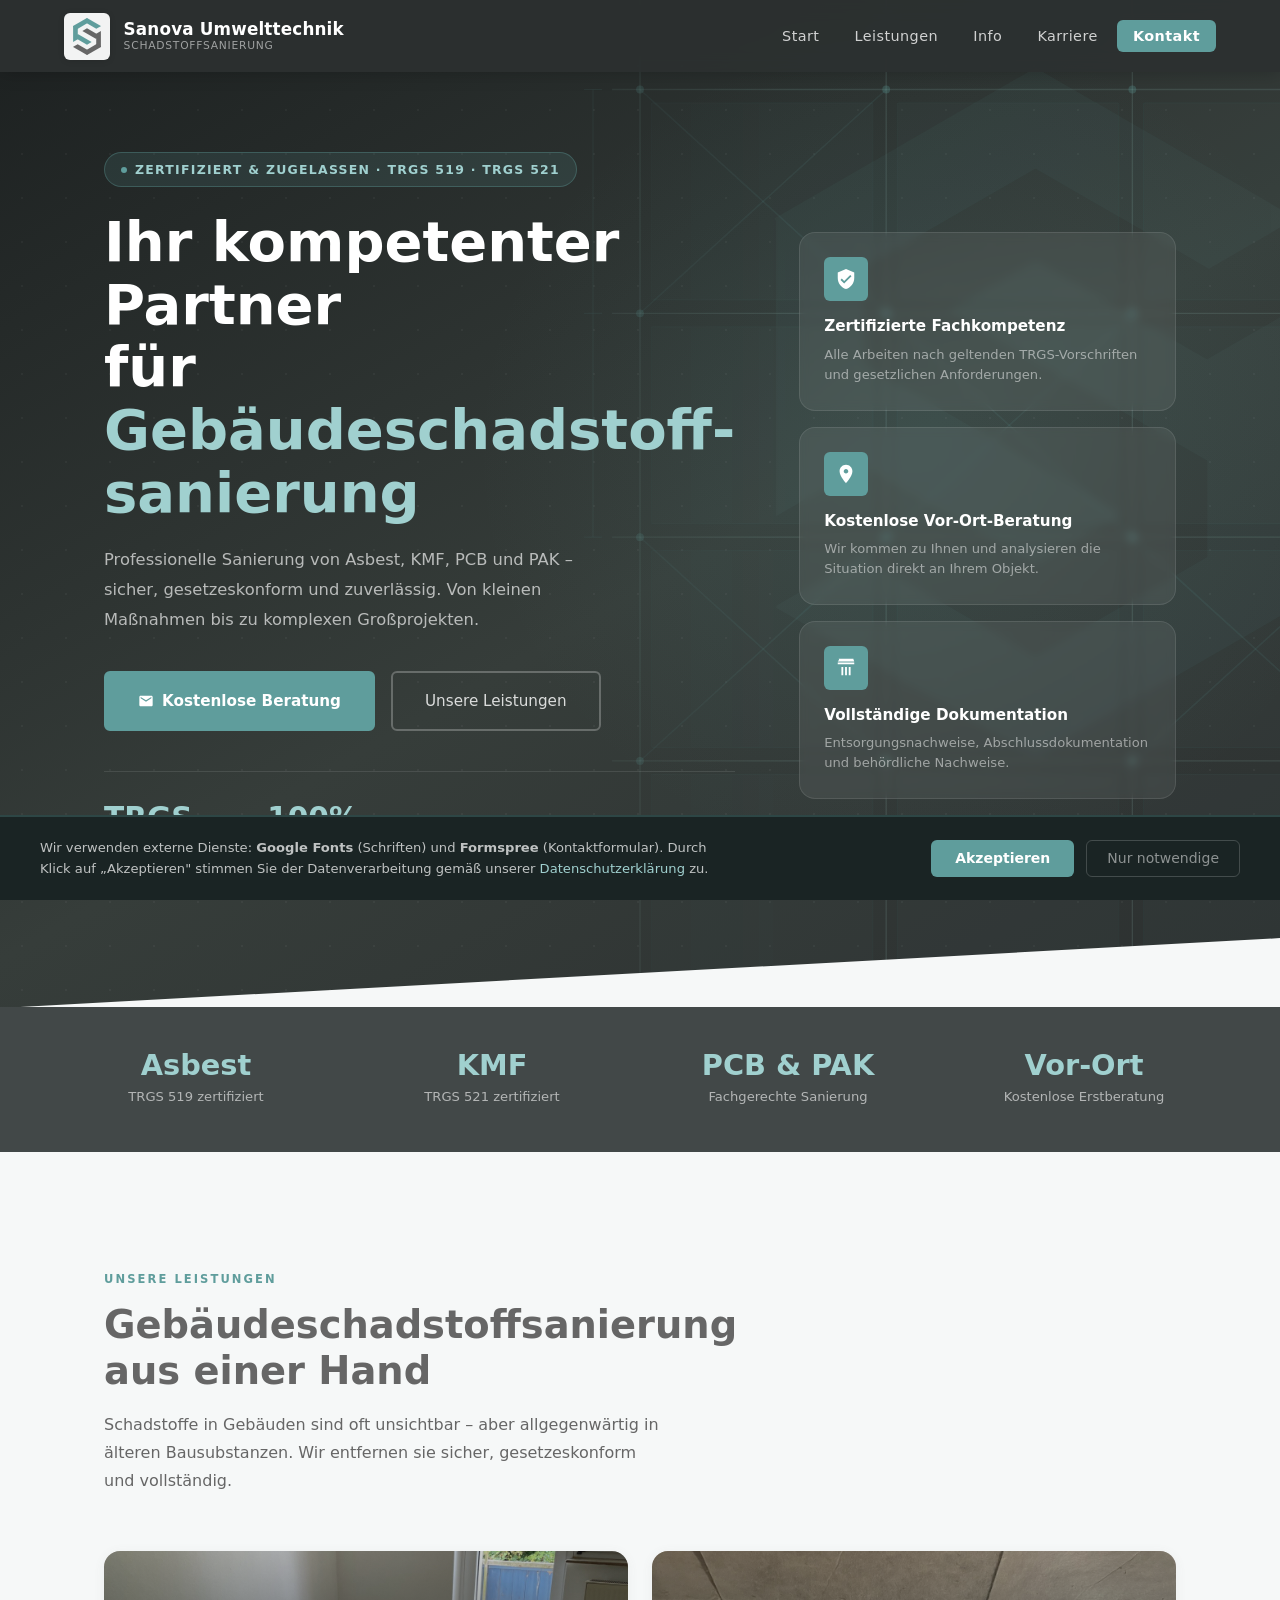
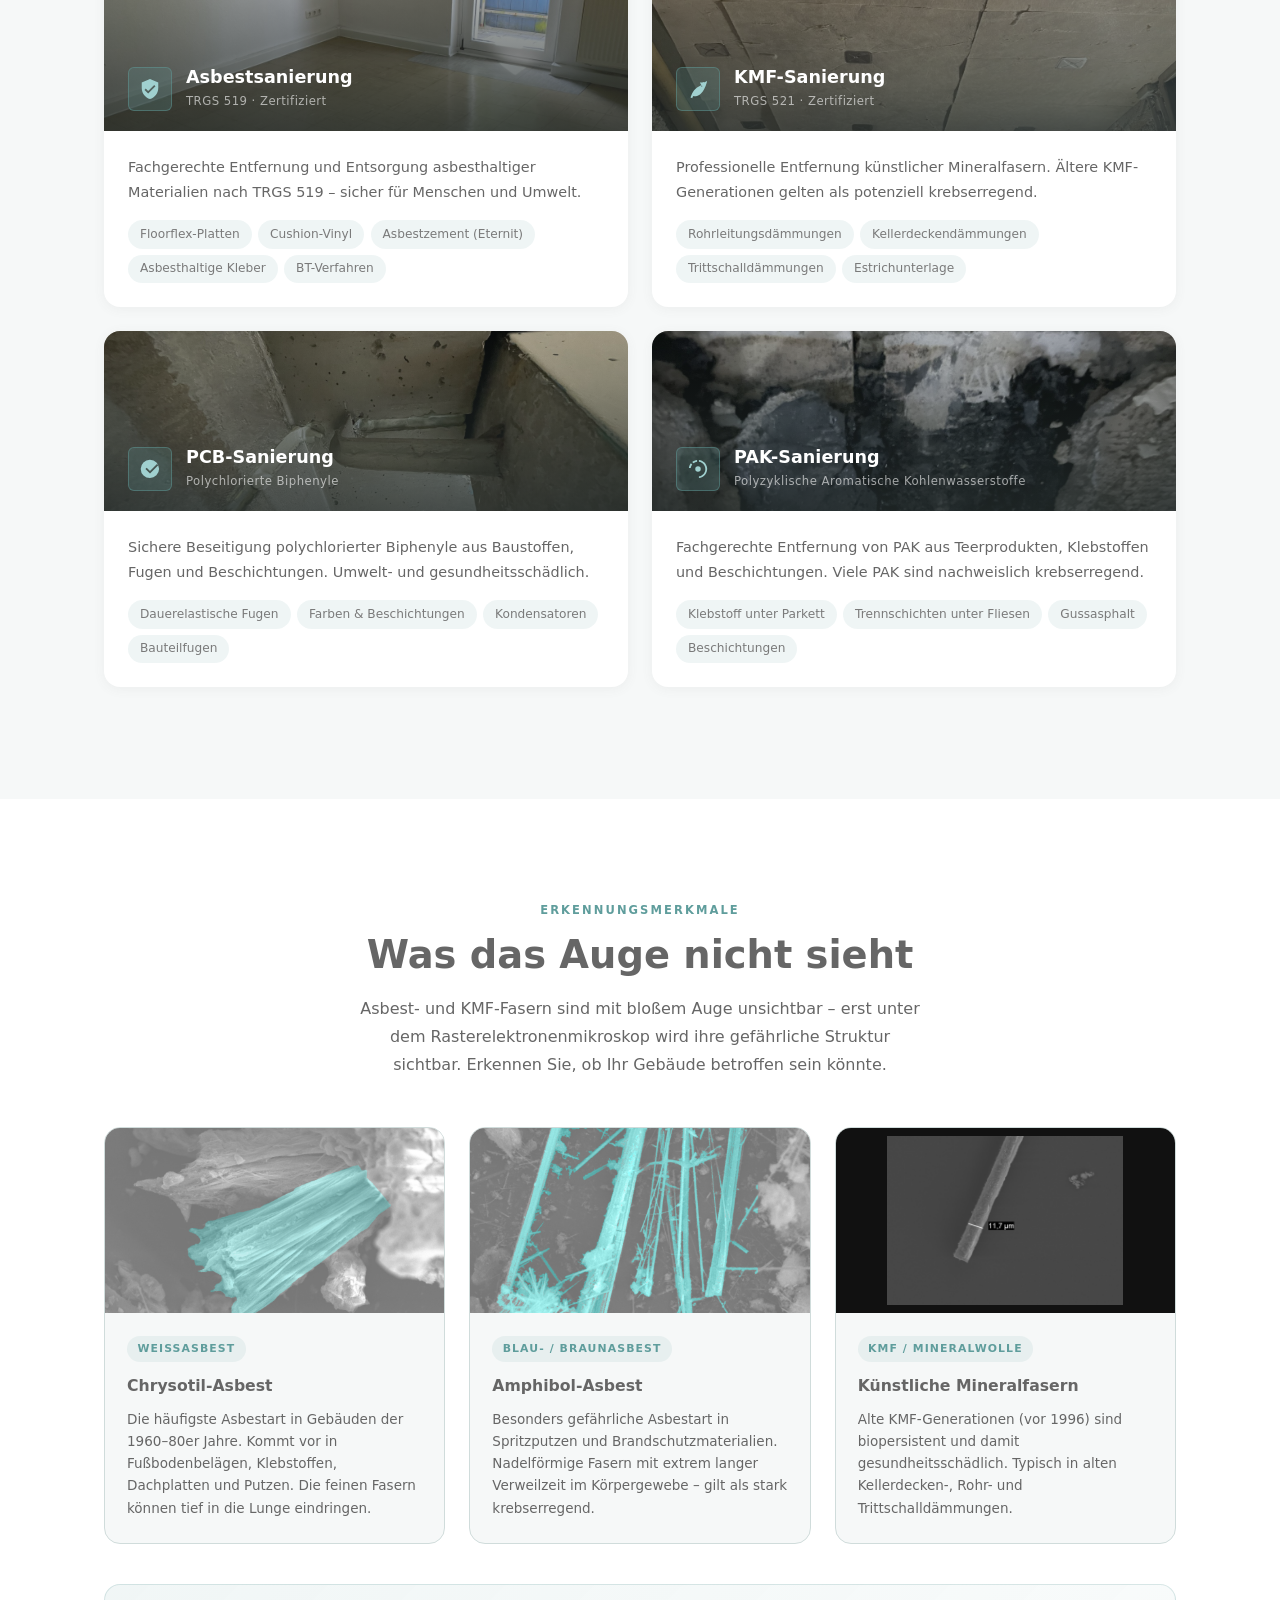
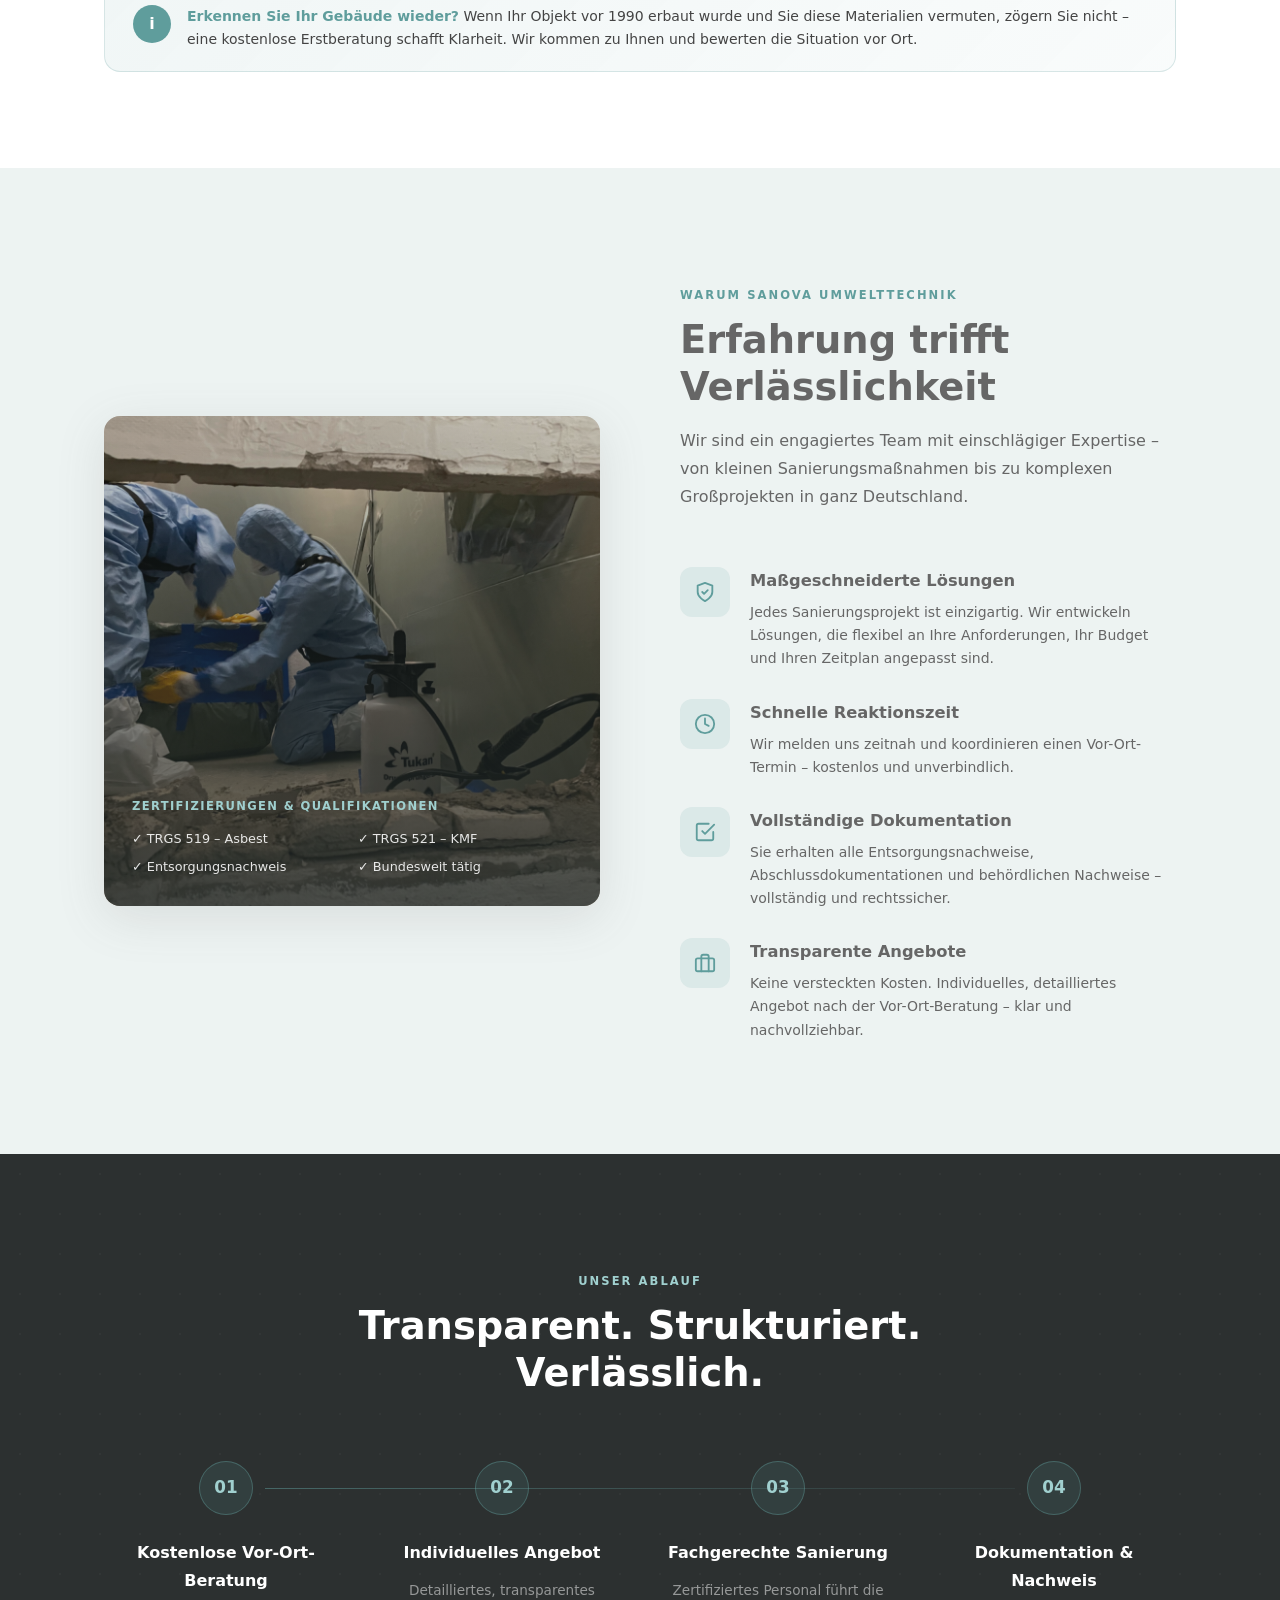
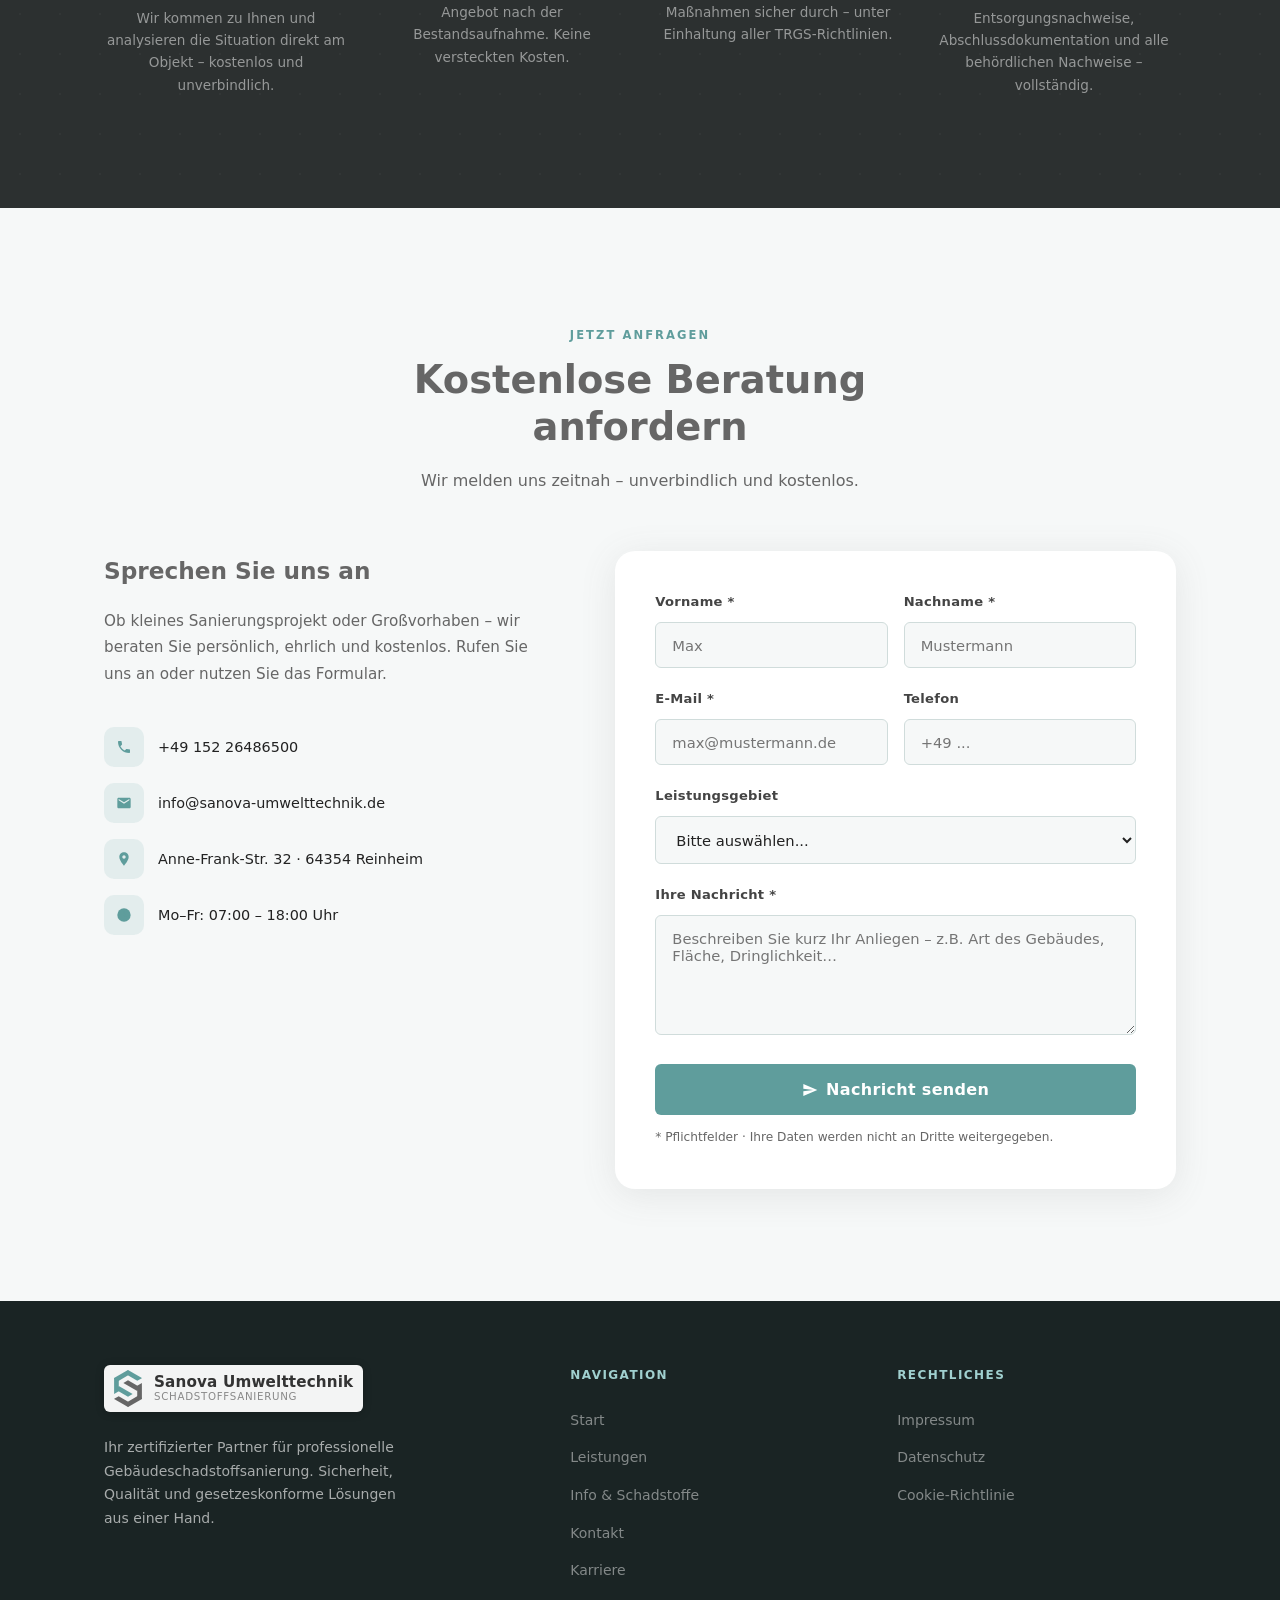
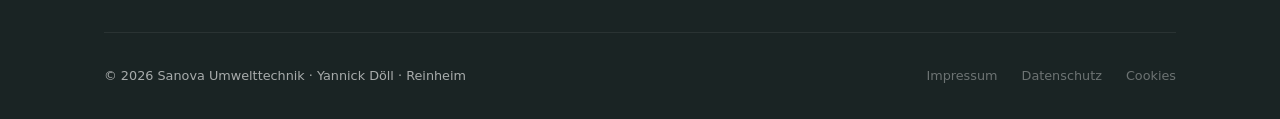
<file: index.html>
﻿<!DOCTYPE html>
<html lang="de">
<head>
<meta charset="UTF-8">
<meta name="viewport" content="width=device-width, initial-scale=1.0">
<meta name="robots" content="noindex, nofollow">
<title>Sanova Umwelttechnik – Professionelle Schadstoffsanierung</title>
<meta name="description" content="Zertifizierte Gebäudeschadstoffsanierung: Asbest (TRGS 519), KMF (TRGS 521), PCB und PAK. Bundesweit tätig. Kostenlose Beratung anfordern.">
<link rel="stylesheet" href="styles.css">
<style>
:root {
  --g900: #1c2020;
  --g800: #2c3030;
  --g700: #424848;
  --g600: #666666;
  --g500: #7a7a7a;
  --teal: #5F9D9C;
  --teal-l: #79b7b6;
  --teal-xl: #a0d0cf;
  --teal-dim: rgba(95,157,156,0.13);
  --bg: #f6f8f8;
  --bg-alt: #edf3f2;
  --white: #ffffff;
  --border: #d0dcdb;
  --text: #222222;
  --tm: #444444;
  --tl: #666666;
  --shadow: 0 4px 24px rgba(102,102,102,.09);
  --shadow-lg: 0 12px 48px rgba(102,102,102,.15);
  --r: 6px;
  --rl: 16px;
  --tr: .3s cubic-bezier(.4,0,.2,1);
}
*{margin:0;padding:0;box-sizing:border-box}
html{scroll-behavior:smooth}
body{font-family:'Aptos','DM Sans',system-ui,sans-serif;color:var(--text);background:var(--bg);overflow-x:hidden;line-height:1.75;-webkit-font-smoothing:antialiased}

/* ── HERO ─────────────────────────────────────────────── */
#hero{min-height:100vh;background:linear-gradient(150deg,#1c2020 0%,#363d3a 55%,#2c3030 100%);position:relative;display:flex;align-items:center;overflow:hidden;padding-top:72px}
#hero::before{content:'';position:absolute;inset:0;background-image:radial-gradient(rgba(255,255,255,.11) 1px,transparent 1px);background-size:44px 44px;pointer-events:none;opacity:.35}
.hbg-construct{position:absolute;inset:0;pointer-events:none;-webkit-mask-image:linear-gradient(to right,transparent 28%,rgba(0,0,0,.5) 46%,black 62%);mask-image:linear-gradient(to right,transparent 28%,rgba(0,0,0,.5) 46%,black 62%)}
.hbg-construct svg{position:absolute;inset:0;width:100%;height:100%}
#hero::after{content:'';position:absolute;bottom:-1px;left:0;right:0;height:70px;background:var(--bg);clip-path:polygon(0 100%,100% 0,100% 100%)}
.hglow{position:absolute;inset:0;pointer-events:none;background:radial-gradient(ellipse 50% 60% at 72% 45%,rgba(95,157,156,.11) 0%,transparent 70%)}
.hinner{position:relative;z-index:2;max-width:1200px;margin:0 auto;padding:5rem 4rem 8rem;display:grid;grid-template-columns:1fr 1fr;gap:4rem;align-items:center}
.hbadge{display:inline-flex;align-items:center;gap:.5rem;background:rgba(95,157,156,.15);border:1px solid rgba(95,157,156,.35);color:var(--teal-xl);padding:.35rem 1rem;border-radius:2rem;font-size:.78rem;font-weight:600;letter-spacing:.1em;text-transform:uppercase;margin-bottom:1.5rem}
.hbadge::before{content:'';width:6px;height:6px;border-radius:50%;background:var(--teal);flex-shrink:0}
h1.hh{font-size:clamp(2.2rem,4.5vw,3.5rem);font-weight:700;line-height:1.12;color:#fff;margin-bottom:1.25rem}
h1.hh em{font-style:normal;color:var(--teal-xl);display:block}
.hsub{color:rgba(255,255,255,.66);font-size:1.02rem;line-height:1.85;margin-bottom:2.25rem;max-width:500px;font-weight:300}
.hact{display:flex;gap:1rem;flex-wrap:wrap}
.btn-p{display:inline-flex;align-items:center;gap:.5rem;background:var(--teal);color:#fff;padding:.9rem 2rem;border-radius:var(--r);font-weight:600;font-size:.95rem;text-decoration:none;transition:all var(--tr);border:2px solid var(--teal)}
.btn-p:hover{background:var(--teal-l);border-color:var(--teal-l);transform:translateY(-2px);box-shadow:0 8px 25px rgba(95,157,156,.32)}
.btn-s{display:inline-flex;align-items:center;gap:.5rem;background:transparent;color:rgba(255,255,255,.82);padding:.9rem 2rem;border-radius:var(--r);font-weight:500;font-size:.95rem;text-decoration:none;border:2px solid rgba(255,255,255,.25);transition:all var(--tr)}
.btn-s:hover{border-color:rgba(255,255,255,.52);background:rgba(255,255,255,.06)}
.hstats{display:flex;gap:2rem;margin-top:2.5rem;padding-top:2rem;border-top:1px solid rgba(255,255,255,.1)}
.hsn{font-size:1.85rem;font-weight:700;color:var(--teal-xl);line-height:1}
.hsl{font-size:.75rem;color:rgba(255,255,255,.46);text-transform:uppercase;letter-spacing:.07em;margin-top:.25rem}
.hvisual{display:flex;flex-direction:column;gap:1rem}
.hcard{background:rgba(255,255,255,.065);border:1px solid rgba(255,255,255,.1);border-radius:var(--rl);padding:1.5rem;backdrop-filter:blur(4px);transition:transform var(--tr)}
.hcard:hover{transform:translateX(-4px)}
.hcard-ico{width:44px;height:44px;background:var(--teal);border-radius:var(--r);display:flex;align-items:center;justify-content:center;margin-bottom:.75rem}
.hcard-ico svg{width:22px;height:22px;fill:#fff}
.hcard h3{color:#fff;font-size:.95rem;font-weight:600;margin-bottom:.3rem}
.hcard p{color:rgba(255,255,255,.5);font-size:.82rem;line-height:1.55}

/* ── COMMON ───────────────────────────────────────────── */
.ctr{max-width:1200px;margin:0 auto;padding:0 4rem}
.sh{margin-bottom:3.5rem}
.stag{display:inline-block;font-size:.72rem;font-weight:600;letter-spacing:.18em;text-transform:uppercase;color:var(--teal);margin-bottom:.75rem}
.stitle{font-size:clamp(1.75rem,3vw,2.5rem);font-weight:700;line-height:1.22;color:var(--g600)}
.sdesc{margin-top:1rem;font-size:1rem;color:var(--tl);max-width:560px;line-height:1.75}

/* ── USP STRIP ────────────────────────────────────────── */
.usp-strip{background:var(--g700);padding:2.75rem 4rem}
.usp-grid{max-width:1200px;margin:0 auto;display:grid;grid-template-columns:repeat(4,1fr);gap:2rem}
.usp-item{text-align:center}
.usp-item strong{display:block;font-size:1.8rem;font-weight:700;color:var(--teal-xl);line-height:1}
.usp-item p{color:rgba(255,255,255,.6);font-size:.82rem;margin-top:.35rem}

/* ── SERVICES ─────────────────────────────────────────── */
#leistungen{padding:7rem 0;background:var(--bg)}
.sgrid{display:grid;grid-template-columns:repeat(2,1fr);gap:1.5rem}
.scard{background:#fff;border-radius:var(--rl);overflow:hidden;transition:all var(--tr);box-shadow:0 2px 12px rgba(102,102,102,.07)}
.scard:hover{box-shadow:var(--shadow-lg);transform:translateY(-5px)}
.scard-head{padding:0;position:relative;height:180px;overflow:hidden;display:flex;align-items:flex-end}
.scard-head-img{position:absolute;inset:0;width:100%;height:100%;object-fit:cover;object-position:center;transition:transform .5s ease}
.scard:hover .scard-head-img{transform:scale(1.04)}
.scard-head-overlay{position:absolute;inset:0;background:linear-gradient(to bottom,rgba(36,44,44,.25) 0%,rgba(36,44,44,.8) 100%)}
.scard-head-content{position:relative;z-index:1;padding:1.25rem 1.5rem;display:flex;align-items:center;gap:.875rem;width:100%}
.scard-ico{width:44px;height:44px;background:rgba(95,157,156,.22);border:1px solid rgba(95,157,156,.45);border-radius:var(--r);display:flex;align-items:center;justify-content:center;flex-shrink:0}
.scard-ico svg{width:22px;height:22px;fill:var(--teal-xl)}
.scard-head h3{font-size:1.1rem;color:#fff;font-weight:700;margin-bottom:.15rem;line-height:1.2}
.scard-norm{font-size:.73rem;color:rgba(255,255,255,.6);letter-spacing:.04em}
.scard-body{padding:1.5rem}
.scard-body p{color:var(--tl);font-size:.9rem;line-height:1.7;margin-bottom:1rem}
.tags{display:flex;flex-wrap:wrap;gap:.4rem}
.tag{background:rgba(95,157,156,.1);color:var(--g500);padding:.22rem .75rem;border-radius:2rem;font-size:.76rem;font-weight:500}

/* ── REM / ERKENNUNGSMERKMALE ─────────────────────────── */
#mikroskop{padding:6rem 0;background:#fff}
.remgrid{display:grid;grid-template-columns:repeat(3,1fr);gap:1.5rem;margin-top:0}
.remcard{background:var(--bg);border-radius:var(--rl);overflow:hidden;border:1px solid var(--border);transition:all var(--tr)}
.remcard:hover{transform:translateY(-4px);box-shadow:var(--shadow-lg);border-color:var(--teal)}
.remcard-img{width:100%;height:185px;object-fit:cover;object-position:center;display:block;background:#1a1a1a}
.remcard-body{padding:1.25rem 1.375rem 1.5rem}
.remtag{display:inline-block;font-size:.68rem;font-weight:600;letter-spacing:.1em;text-transform:uppercase;color:var(--teal);background:rgba(95,157,156,.1);padding:.22rem .65rem;border-radius:2rem;margin-bottom:.65rem}
.remcard-body h3{font-size:.98rem;font-weight:700;color:var(--g600);margin-bottom:.5rem}
.remcard-body p{font-size:.845rem;color:var(--tl);line-height:1.65}
.rem-note{margin-top:2.5rem;background:linear-gradient(135deg,rgba(95,157,156,.09),rgba(95,157,156,.04));border:1px solid rgba(95,157,156,.22);border-radius:var(--rl);padding:1.25rem 1.75rem;display:flex;align-items:flex-start;gap:1rem}
.rem-note-ico{width:38px;height:38px;min-width:38px;background:var(--teal);border-radius:50%;display:flex;align-items:center;justify-content:center;color:#fff;font-size:1rem;font-weight:700;flex-shrink:0}
.rem-note p{font-size:.875rem;color:var(--tm);line-height:1.65}
.rem-note strong{color:var(--teal);font-weight:600}

/* ── WHY US ───────────────────────────────────────────── */
#warum{padding:7rem 0;background:var(--bg-alt)}
.wgrid{display:grid;grid-template-columns:1fr 1fr;gap:5rem;align-items:center}
.team-wrap{position:relative;border-radius:var(--rl);overflow:hidden;box-shadow:var(--shadow-lg)}
.team-img{width:100%;height:490px;object-fit:cover;object-position:center 30%;display:block;transition:transform .5s ease}
.team-wrap:hover .team-img{transform:scale(1.04)}
.team-overlay{position:absolute;inset:0;background:linear-gradient(to bottom,rgba(36,44,44,.22) 0%,rgba(36,44,44,.78) 100%)}
.team-cert{position:absolute;bottom:0;left:0;right:0;padding:1.75rem;z-index:1}
.team-cert-title{font-size:.72rem;font-weight:700;letter-spacing:.12em;text-transform:uppercase;color:var(--teal-xl);margin-bottom:.75rem}
.team-cert-grid{display:grid;grid-template-columns:1fr 1fr;gap:.3rem .75rem}
.team-cert-grid span{color:rgba(255,255,255,.88);font-size:.8rem}
.why-items{display:flex;flex-direction:column;gap:1.75rem}
.why-item{display:flex;gap:1.25rem;align-items:flex-start}
.why-ico{width:50px;height:50px;min-width:50px;background:rgba(95,157,156,.12);border-radius:12px;display:flex;align-items:center;justify-content:center;color:var(--teal);transition:background var(--tr)}
.why-item:hover .why-ico{background:rgba(95,157,156,.2)}
.why-item h3{font-size:1.02rem;font-weight:700;color:var(--g600);margin-bottom:.35rem}
.why-item p{font-size:.875rem;color:var(--tl);line-height:1.65}

/* ── PROCESS ──────────────────────────────────────────── */
#ablauf{padding:7rem 0;background:var(--g800);position:relative;overflow:hidden}
#ablauf::before{content:'';position:absolute;inset:0;background-image:radial-gradient(rgba(255,255,255,.07) 1px,transparent 1px);background-size:40px 40px;opacity:.4;pointer-events:none}
#ablauf .stag{color:var(--teal-xl)}
#ablauf .stitle{color:#fff}
.psteps{display:grid;grid-template-columns:repeat(4,1fr);gap:2rem;position:relative;margin-top:4rem}
.psteps::before{content:'';position:absolute;top:27px;left:calc(12.5% + 27px);right:calc(12.5% + 27px);height:1px;background:linear-gradient(to right,rgba(95,157,156,.5),rgba(95,157,156,.1))}
.pstep{text-align:center}
.pnum{width:54px;height:54px;border-radius:50%;background:rgba(95,157,156,.14);border:1.5px solid rgba(95,157,156,.42);display:flex;align-items:center;justify-content:center;font-size:1.05rem;font-weight:700;color:var(--teal-xl);margin:0 auto 1.5rem}
.ptitle{font-size:1rem;font-weight:700;color:#fff;margin-bottom:.75rem}
.pdesc{font-size:.85rem;color:rgba(255,255,255,.5);line-height:1.65}

/* ── CONTACT ──────────────────────────────────────────── */
#kontakt{padding:7rem 0;background:var(--bg)}
.clayout{display:grid;grid-template-columns:1fr 1.3fr;gap:5rem;align-items:start}
.ci h3{font-size:1.45rem;font-weight:700;color:var(--g600);margin-bottom:1rem}
.ci p{font-size:.95rem;color:var(--tl);line-height:1.75;margin-bottom:2.5rem}
.cdetails{display:flex;flex-direction:column;gap:1rem}
.cdet{display:flex;align-items:center;gap:.875rem;font-size:.9rem;color:var(--text)}
.cdico{width:40px;height:40px;min-width:40px;background:rgba(95,157,156,.12);border-radius:10px;display:flex;align-items:center;justify-content:center;color:var(--teal)}
.cdet a{color:var(--text);text-decoration:none}
.cdet a:hover{color:var(--teal)}
.cform{background:#fff;border-radius:20px;padding:2.5rem;box-shadow:0 6px 36px rgba(102,102,102,.12)}
.frow{display:grid;grid-template-columns:1fr 1fr;gap:1rem}
.fg{margin-bottom:1.25rem}
.fg label{display:block;font-size:.82rem;font-weight:600;color:var(--tm);margin-bottom:.5rem;letter-spacing:.02em}
.fg input,.fg select,.fg textarea{width:100%;padding:.85rem 1rem;border:1.5px solid var(--border);border-radius:var(--r);font-family:'Aptos','DM Sans',system-ui,sans-serif;font-size:.92rem;color:var(--text);background:var(--bg);transition:all var(--tr);outline:none}
.fg input:focus,.fg select:focus,.fg textarea:focus{border-color:var(--teal);background:#fff;box-shadow:0 0 0 3px rgba(95,157,156,.12)}
.fg textarea{height:120px;resize:vertical}
.fsub{width:100%;padding:1rem;background:var(--teal);color:#fff;border:none;border-radius:var(--r);font-family:'Aptos','DM Sans',system-ui,sans-serif;font-size:1rem;font-weight:700;cursor:pointer;transition:all var(--tr);letter-spacing:.02em;display:flex;align-items:center;justify-content:center;gap:.5rem}
.fsub:hover{background:var(--teal-l);transform:translateY(-2px);box-shadow:0 8px 20px rgba(95,157,156,.28)}

/* ── FOOTER ───────────────────────────────────────────── */
footer{background:#1a2424;padding:4rem 0 2rem;color:rgba(255,255,255,.62)}
.ftop{display:grid;grid-template-columns:1.5fr 1fr 1fr;gap:3rem;padding-bottom:3rem;border-bottom:1px solid rgba(255,255,255,.07)}
.fbrand-logo{margin-bottom:1.25rem}
.fbrand p{font-size:.875rem;line-height:1.7;max-width:320px}
.fcol h4{font-size:.75rem;font-weight:700;color:var(--teal-xl);text-transform:uppercase;letter-spacing:.12em;margin-bottom:1.25rem}
.fcol ul{list-style:none;display:flex;flex-direction:column;gap:.6rem}
.fcol a{font-size:.875rem;color:rgba(255,255,255,.46);text-decoration:none;transition:color var(--tr)}
.fcol a:hover{color:var(--teal-xl)}
.fbot{padding-top:2rem;display:flex;justify-content:space-between;align-items:center;flex-wrap:wrap;gap:1rem}
.fbot p{font-size:.8rem}
.fbot-links{display:flex;gap:1.5rem}
.fbot-links a{font-size:.8rem;color:rgba(255,255,255,.36);text-decoration:none;transition:color var(--tr)}
.fbot-links a:hover{color:var(--teal-xl)}

/* ── REVEAL ───────────────────────────────────────────── */
.rv{opacity:0;transform:translateY(22px);transition:opacity .65s ease,transform .65s ease}
.rv.vis{opacity:1;transform:translateY(0)}
@keyframes fiu{from{opacity:0;transform:translateY(24px)}to{opacity:1;transform:translateY(0)}}
.fi1{animation:fiu .8s .05s ease both}
.fi2{animation:fiu .8s .18s ease both}
.fi3{animation:fiu .8s .3s ease both}
.fi4{animation:fiu .8s .42s ease both}

/* ── RESPONSIVE ───────────────────────────────────────── */
@media(max-width:900px){
  .hinner,.wgrid,.clayout{grid-template-columns:1fr}
  .hvisual{display:none}
  .sgrid,.psteps,.remgrid{grid-template-columns:1fr 1fr}
  .usp-grid{grid-template-columns:1fr 1fr}
  .usp-strip{padding:2rem}
  .hbg-construct{-webkit-mask-image:linear-gradient(to right,transparent 0%,rgba(0,0,0,.3) 40%,black 70%);mask-image:linear-gradient(to right,transparent 0%,rgba(0,0,0,.3) 40%,black 70%)}
  .team-img{height:360px}
  .hinner{padding:4rem 2rem 6rem}
  #leistungen,#mikroskop,#warum,#ablauf,#kontakt{padding:5rem 0}
}
@media(max-width:600px){
  .sgrid,.psteps,.usp-grid,.frow,.ftop,.remgrid{grid-template-columns:1fr}
  .hbg-construct{display:none}
  .hinner{padding:3.5rem 1.25rem 5rem}
  .usp-strip{padding:1.75rem 1.25rem}
  h1.hh{font-size:2rem}
  .hstats{gap:1.25rem}
  .hact{flex-direction:column}
  .hact a{width:100%;justify-content:center}
  .psteps::before{display:none}
  #leistungen,#mikroskop,#warum,#ablauf,#kontakt{padding:4rem 0}
  .clayout{gap:3rem}
  .sh{margin-bottom:2.5rem}
}
</style>
</head>
<body>

<!-- NAV -->
<nav id="nav">
  <a href="index.html" class="n-logo">
    <div class="n-logo-bg">
      <svg class="n-logo-sym" width="28" height="37" viewBox="0 0 622 823" xmlns="http://www.w3.org/2000/svg">
        <path class="lp-g" d="M620 288 620 644 516 644 516 347.939Z" fill-rule="evenodd"/>
        <path class="lp-g" d="M311.668 230.654 568.369 378.86 516.4 468.87 207.731 290.662Z" fill-rule="evenodd"/>
        <path class="lp-g" d="M570.025 552.78 621.994 642.79 312.577 821.43 260.609 731.42Z" fill-rule="evenodd"/>
        <path class="lp-g" d="M104.385 582.97 363.34 732.48 311.372 822.49 1.955 643.85 3.463 641.24Z" fill-rule="evenodd"/>
        <path class="lp-t" d="M2 535 2 179 106 179 106 475.06Z" fill-rule="evenodd"/>
        <path class="lp-t" d="M310.624 592.39 53.923 444.18 105.892 354.17 414.561 532.38Z" fill-rule="evenodd"/>
        <path class="lp-t" d="M52.267 270.263 0.299 180.251 309.715 1.609 361.684 91.621Z" fill-rule="evenodd"/>
        <path class="lp-t" d="M517.908 240.075 258.952 90.567 310.921 0.555 620.337 179.197 618.83 181.807Z" fill-rule="evenodd"/>
      </svg>
    </div>
    <div class="n-logo-name">
      <span class="n-l1">Sanova Umwelttechnik</span>
      <span class="n-l2">Schadstoffsanierung</span>
    </div>
  </a>
  <ul class="nlinks">
    <li><a href="index.html">Start</a></li>
    <li><a href="leistungen.html">Leistungen</a></li>
    <li><a href="info.html">Info</a></li>
    <li><a href="karriere.html">Karriere</a></li>
    <li><a href="kontakt.html" class="n-cta">Kontakt</a></li>
  </ul>
  <button class="n-ham" id="n-ham" aria-label="Menü öffnen"><span></span><span></span><span></span></button>
</nav>
<div class="n-mob" id="n-mob">
  <a href="index.html">Start</a>
  <a href="leistungen.html">Leistungen</a>
  <a href="info.html">Info</a>
  <a href="karriere.html">Karriere</a>
  <a href="kontakt.html">Kontakt anfragen</a>
</div>

<!-- HERO -->
<section id="hero">
  <div class="hbg-construct" aria-hidden="true">
    <svg viewBox="0 0 1440 900" preserveAspectRatio="xMidYMid slice" xmlns="http://www.w3.org/2000/svg">
      <g stroke="rgba(160,208,207,.14)" fill="none" stroke-width="1.2">
        <line x1="720" y1="0" x2="720" y2="900"/>
        <line x1="940" y1="0" x2="940" y2="900"/>
        <line x1="1160" y1="0" x2="1160" y2="900"/>
        <line x1="1380" y1="0" x2="1380" y2="900"/>
      </g>
      <g stroke="rgba(160,208,207,.14)" fill="none" stroke-width="1.2">
        <line x1="695" y1="80"  x2="1440" y2="80"/>
        <line x1="695" y1="280" x2="1440" y2="280"/>
        <line x1="695" y1="480" x2="1440" y2="480"/>
        <line x1="695" y1="680" x2="1440" y2="680"/>
        <line x1="695" y1="880" x2="1440" y2="880"/>
      </g>
      <g fill="rgba(95,157,156,.038)" stroke="rgba(95,157,156,.09)" stroke-width="0.6">
        <rect x="730" y="92"  width="198" height="176" rx="1"/>
        <rect x="950" y="92"  width="198" height="176" rx="1"/>
        <rect x="1170" y="92" width="198" height="176" rx="1"/>
        <rect x="730" y="292"  width="198" height="176" rx="1"/>
        <rect x="950" y="292"  width="198" height="176" rx="1"/>
        <rect x="1170" y="292" width="198" height="176" rx="1"/>
        <rect x="730" y="492"  width="198" height="176" rx="1"/>
        <rect x="950" y="492"  width="198" height="176" rx="1"/>
        <rect x="1170" y="492" width="198" height="176" rx="1"/>
        <rect x="730" y="692"  width="198" height="176" rx="1"/>
        <rect x="950" y="692"  width="198" height="176" rx="1"/>
        <rect x="1170" y="692" width="198" height="176" rx="1"/>
      </g>
      <g stroke="rgba(95,157,156,.11)" fill="none" stroke-width="1.3">
        <line x1="720" y1="80"  x2="940" y2="280"/>
        <line x1="940" y1="80"  x2="720" y2="280"/>
        <line x1="940" y1="280" x2="1160" y2="480"/>
        <line x1="1160" y1="280" x2="940" y2="480"/>
        <line x1="1160" y1="480" x2="1380" y2="680"/>
        <line x1="1380" y1="480" x2="1160" y2="680"/>
        <line x1="720" y1="480" x2="940" y2="680"/>
        <line x1="940" y1="480" x2="720" y2="680"/>
      </g>
      <g fill="rgba(95,157,156,.28)">
        <circle cx="720"  cy="80"  r="3.5"/><circle cx="940"  cy="80"  r="3.5"/><circle cx="1160" cy="80"  r="3.5"/><circle cx="1380" cy="80"  r="3.5"/>
        <circle cx="720"  cy="280" r="3.5"/><circle cx="940"  cy="280" r="3.5"/><circle cx="1160" cy="280" r="3.5"/><circle cx="1380" cy="280" r="3.5"/>
        <circle cx="720"  cy="480" r="3.5"/><circle cx="940"  cy="480" r="3.5"/><circle cx="1160" cy="480" r="3.5"/><circle cx="1380" cy="480" r="3.5"/>
        <circle cx="720"  cy="680" r="3.5"/><circle cx="940"  cy="680" r="3.5"/><circle cx="1160" cy="680" r="3.5"/><circle cx="1380" cy="680" r="3.5"/>
      </g>
      <g stroke="rgba(95,157,156,.22)" fill="none" stroke-width="0.8">
        <line x1="678" y1="80"  x2="678" y2="280"/><line x1="670" y1="80"  x2="686" y2="80"/><line x1="670" y1="280" x2="686" y2="280"/>
        <line x1="678" y1="280" x2="678" y2="480"/><line x1="670" y1="480" x2="686" y2="480"/>
        <line x1="720"  y1="54" x2="940"  y2="54"/><line x1="720"  y1="46" x2="720"  y2="62"/><line x1="940"  y1="46" x2="940"  y2="62"/>
        <line x1="940"  y1="54" x2="1160" y2="54"/><line x1="1160" y1="46" x2="1160" y2="62"/>
        <line x1="1160" y1="54" x2="1380" y2="54"/><line x1="1380" y1="46" x2="1380" y2="62"/>
      </g>
      <g transform="translate(840,60) scale(0.75)" opacity="0.055" fill="#5F9D9C">
        <path d="M620 288 620 644 516 644 516 347.939Z" fill-rule="evenodd"/>
        <path d="M311.668 230.654 568.369 378.86 516.4 468.87 207.731 290.662Z" fill-rule="evenodd"/>
        <path d="M570.025 552.78 621.994 642.79 312.577 821.43 260.609 731.42Z" fill-rule="evenodd"/>
        <path d="M104.385 582.97 363.34 732.48 311.372 822.49 1.955 643.85 3.463 641.24Z" fill-rule="evenodd"/>
        <path d="M2 535 2 179 106 179 106 475.06Z" fill-rule="evenodd"/>
        <path d="M310.624 592.39 53.923 444.18 105.892 354.17 414.561 532.38Z" fill-rule="evenodd"/>
        <path d="M52.267 270.263 0.299 180.251 309.715 1.609 361.684 91.621Z" fill-rule="evenodd"/>
        <path d="M517.908 240.075 258.952 90.567 310.921 0.555 620.337 179.197 618.83 181.807Z" fill-rule="evenodd"/>
      </g>
    </svg>
  </div>
  <div class="hglow"></div>
  <div class="hinner">
    <div>
      <div class="hbadge fi1">Zertifiziert &amp; Zugelassen · TRGS 519 · TRGS 521</div>
      <h1 class="hh fi2">Ihr kompetenter Partner<br>für <em>Gebäudeschadstoff&shy;sanierung</em></h1>
      <p class="hsub fi3">Professionelle Sanierung von Asbest, KMF, PCB und PAK – sicher, gesetzeskonform und zuverlässig. Von kleinen Maßnahmen bis zu komplexen Großprojekten.</p>
      <div class="hact fi4">
        <a href="kontakt.html" class="btn-p">
          <svg width="16" height="16" viewBox="0 0 24 24" fill="currentColor"><path d="M20 4H4c-1.1 0-2 .9-2 2v12c0 1.1.9 2 2 2h16c1.1 0 2-.9 2-2V6c0-1.1-.9-2-2-2zm0 4l-8 5-8-5V6l8 5 8-5v2z"/></svg>
          Kostenlose Beratung
        </a>
        <a href="leistungen.html" class="btn-s">Unsere Leistungen</a>
      </div>
      <div class="hstats fi4">
        <div><div class="hsn">TRGS</div><div class="hsl">Zertifiziert nach<br>519 &amp; 521</div></div>
        <div><div class="hsn">100%</div><div class="hsl">Gesetzeskonforme<br>Entsorgung</div></div>
      </div>
    </div>
    <div class="hvisual fi3">
      <div class="hcard">
        <div class="hcard-ico"><svg viewBox="0 0 24 24"><path d="M12 1L3 5v6c0 5.55 3.84 10.74 9 12 5.16-1.26 9-6.45 9-12V5l-9-4zm-2 16l-4-4 1.41-1.41L10 14.17l6.59-6.59L18 9l-8 8z"/></svg></div>
        <h3>Zertifizierte Fachkompetenz</h3>
        <p>Alle Arbeiten nach geltenden TRGS-Vorschriften und gesetzlichen Anforderungen.</p>
      </div>
      <div class="hcard">
        <div class="hcard-ico"><svg viewBox="0 0 24 24"><path d="M12 2C8.13 2 5 5.13 5 9c0 5.25 7 13 7 13s7-7.75 7-13c0-3.87-3.13-7-7-7zm0 9.5c-1.38 0-2.5-1.12-2.5-2.5s1.12-2.5 2.5-2.5 2.5 1.12 2.5 2.5-1.12 2.5-2.5 2.5z"/></svg></div>
        <h3>Kostenlose Vor-Ort-Beratung</h3>
        <p>Wir kommen zu Ihnen und analysieren die Situation direkt an Ihrem Objekt.</p>
      </div>
      <div class="hcard">
        <div class="hcard-ico"><svg viewBox="0 0 24 24"><path d="M9 11H7v9h2v-9zm4 0h-2v9h2v-9zm4 0h-2v9h2v-9zm2.5-10.1L20 2H4l.5.9L3 5h18l-1.5-4.1zM21 6H3v2h18V6z"/></svg></div>
        <h3>Vollständige Dokumentation</h3>
        <p>Entsorgungsnachweise, Abschlussdokumentation und behördliche Nachweise.</p>
      </div>
    </div>
  </div>
</section>

<!-- USP STRIP -->
<div class="usp-strip">
  <div class="usp-grid">
    <div class="usp-item rv"><strong>Asbest</strong><p>TRGS 519 zertifiziert</p></div>
    <div class="usp-item rv"><strong>KMF</strong><p>TRGS 521 zertifiziert</p></div>
    <div class="usp-item rv"><strong>PCB &amp; PAK</strong><p>Fachgerechte Sanierung</p></div>
    <div class="usp-item rv"><strong>Vor-Ort</strong><p>Kostenlose Erstberatung</p></div>
  </div>
</div>

<!-- SERVICES -->
<section id="leistungen">
  <div class="ctr">
    <div class="sh rv">
      <div class="stag">Unsere Leistungen</div>
      <h2 class="stitle">Gebäudeschadstoffsanierung<br>aus einer Hand</h2>
      <p class="sdesc">Schadstoffe in Gebäuden sind oft unsichtbar – aber allgegenwärtig in älteren Bausubstanzen. Wir entfernen sie sicher, gesetzeskonform und vollständig.</p>
    </div>
    <div class="sgrid">

      <!-- Asbestsanierung -->
      <div class="scard rv">
        <div class="scard-head">
          <img class="scard-head-img" src="Bilder/Flex%201_edited.jpg" alt="Floorflex-Bodenbelag mit Asbest">
          <div class="scard-head-overlay"></div>
          <div class="scard-head-content">
            <div class="scard-ico"><svg viewBox="0 0 24 24"><path d="M12 1L3 5v6c0 5.55 3.84 10.74 9 12 5.16-1.26 9-6.45 9-12V5l-9-4zm-2 16l-4-4 1.41-1.41L10 14.17l6.59-6.59L18 9l-8 8z"/></svg></div>
            <div><h3>Asbestsanierung</h3><div class="scard-norm">TRGS 519 · Zertifiziert</div></div>
          </div>
        </div>
        <div class="scard-body">
          <p>Fachgerechte Entfernung und Entsorgung asbesthaltiger Materialien nach TRGS 519 – sicher für Menschen und Umwelt.</p>
          <div class="tags"><span class="tag">Floorflex-Platten</span><span class="tag">Cushion-Vinyl</span><span class="tag">Asbestzement (Eternit)</span><span class="tag">Asbesthaltige Kleber</span><span class="tag">BT-Verfahren</span></div>
        </div>
      </div>

      <!-- KMF-Sanierung -->
      <div class="scard rv">
        <div class="scard-head">
          <img class="scard-head-img" src="Bilder/IMG_3735.JPG" alt="KMF Deckendämmung in Gebäude" style="object-position:center 60%">
          <div class="scard-head-overlay"></div>
          <div class="scard-head-content">
            <div class="scard-ico"><svg viewBox="0 0 24 24"><path d="M17 8C8 10 5.9 16.17 3.82 21.34L5.71 22l1-2.3A4.49 4.49 0 0 0 8 20C19 20 22 3 22 3c-1 2-8 2-8 2l3 5-3-2z"/></svg></div>
            <div><h3>KMF-Sanierung</h3><div class="scard-norm">TRGS 521 · Zertifiziert</div></div>
          </div>
        </div>
        <div class="scard-body">
          <p>Professionelle Entfernung künstlicher Mineralfasern. Ältere KMF-Generationen gelten als potenziell krebserregend.</p>
          <div class="tags"><span class="tag">Rohrleitungsdämmungen</span><span class="tag">Kellerdeckendämmungen</span><span class="tag">Trittschalldämmungen</span><span class="tag">Estrichunterlage</span></div>
        </div>
      </div>

      <!-- PCB-Sanierung -->
      <div class="scard rv">
        <div class="scard-head">
          <img class="scard-head-img" src="Bilder/PCB%203.JPG" alt="PCB-haltige Baumaterialien" style="object-position:center 40%">
          <div class="scard-head-overlay"></div>
          <div class="scard-head-content">
            <div class="scard-ico"><svg viewBox="0 0 24 24"><path d="M19.07 4.93A10 10 0 1 0 4.93 19.07 10 10 0 0 0 19.07 4.93zM12 17l-5-5 1.41-1.41L12 14.17l7.59-7.59L21 8l-9 9z"/></svg></div>
            <div><h3>PCB-Sanierung</h3><div class="scard-norm">Polychlorierte Biphenyle</div></div>
          </div>
        </div>
        <div class="scard-body">
          <p>Sichere Beseitigung polychlorierter Biphenyle aus Baustoffen, Fugen und Beschichtungen. Umwelt- und gesundheitsschädlich.</p>
          <div class="tags"><span class="tag">Dauerelastische Fugen</span><span class="tag">Farben &amp; Beschichtungen</span><span class="tag">Kondensatoren</span><span class="tag">Bauteilfugen</span></div>
        </div>
      </div>

      <!-- PAK-Sanierung -->
      <div class="scard rv">
        <div class="scard-head">
          <img class="scard-head-img" src="Bilder/IMG_3706.JPG" alt="PAK-haltiges Bitumenmaterial hinter Wand">
          <div class="scard-head-overlay"></div>
          <div class="scard-head-content">
            <div class="scard-ico"><svg viewBox="0 0 24 24"><path d="M13 2.05V4.05C17.39 4.59 20.5 8.58 19.96 12.97C19.5 16.61 16.64 19.5 13 19.93V21.93C18.5 21.38 22.5 16.5 21.95 11C21.5 6.25 17.73 2.5 13 2.05M11 2.06C9.05 2.25 7.19 3 5.67 4.26L7.1 5.74C8.22 4.84 9.57 4.26 11 4.06V2.06M4.26 5.67C3 7.19 2.25 9.04 2.05 11H4.05C4.24 9.58 4.8 8.23 5.69 7.1L4.26 5.67M12 9A3 3 0 0 0 9 12A3 3 0 0 0 12 15A3 3 0 0 0 15 12A3 3 0 0 0 12 9Z"/></svg></div>
            <div><h3>PAK-Sanierung</h3><div class="scard-norm">Polyzyklische Aromatische Kohlenwasserstoffe</div></div>
          </div>
        </div>
        <div class="scard-body">
          <p>Fachgerechte Entfernung von PAK aus Teerprodukten, Klebstoffen und Beschichtungen. Viele PAK sind nachweislich krebserregend.</p>
          <div class="tags"><span class="tag">Klebstoff unter Parkett</span><span class="tag">Trennschichten unter Fliesen</span><span class="tag">Gussasphalt</span><span class="tag">Beschichtungen</span></div>
        </div>
      </div>

    </div>
  </div>
</section>

<!-- ERKENNUNGSMERKMALE / REM -->
<section id="mikroskop">
  <div class="ctr">
    <div class="sh rv" style="text-align:center;max-width:680px;margin:0 auto 3rem">
      <div class="stag">Erkennungsmerkmale</div>
      <h2 class="stitle">Was das Auge nicht sieht</h2>
      <p class="sdesc" style="margin:1rem auto 0">Asbest- und KMF-Fasern sind mit bloßem Auge unsichtbar – erst unter dem Rasterelektronenmikroskop wird ihre gefährliche Struktur sichtbar. Erkennen Sie, ob Ihr Gebäude betroffen sein könnte.</p>
    </div>
    <div class="remgrid">

      <div class="remcard rv">
        <img class="remcard-img" src="Bilder/REM/chrysotil-2_5f9d9c.png" alt="Chrysotil-Asbest unter dem Elektronenmikroskop">
        <div class="remcard-body">
          <span class="remtag">Weißasbest</span>
          <h3>Chrysotil-Asbest</h3>
          <p>Die häufigste Asbestart in Gebäuden der 1960–80er Jahre. Kommt vor in Fußbodenbelägen, Klebstoffen, Dachplatten und Putzen. Die feinen Fasern können tief in die Lunge eindringen.</p>
        </div>
      </div>

      <div class="remcard rv">
        <img class="remcard-img" src="Bilder/REM/amphibol-1_5f9d9c.png" alt="Amphibol-Asbest unter dem Elektronenmikroskop">
        <div class="remcard-body">
          <span class="remtag">Blau- / Braunasbest</span>
          <h3>Amphibol-Asbest</h3>
          <p>Besonders gefährliche Asbestart in Spritzputzen und Brandschutzmaterialien. Nadelförmige Fasern mit extrem langer Verweilzeit im Körpergewebe – gilt als stark krebserregend.</p>
        </div>
      </div>

      <div class="remcard rv">
        <img class="remcard-img" src="Bilder/KMF-2.png" alt="Künstliche Mineralfaser (KMF) unter dem Elektronenmikroskop" style="object-fit:contain;background:#111;padding:.5rem">
        <div class="remcard-body">
          <span class="remtag">KMF / Mineralwolle</span>
          <h3>Künstliche Mineralfasern</h3>
          <p>Alte KMF-Generationen (vor 1996) sind biopersistent und damit gesundheitsschädlich. Typisch in alten Kellerdecken-, Rohr- und Trittschalldämmungen.</p>
        </div>
      </div>

    </div>
    <div class="rem-note rv">
      <div class="rem-note-ico">i</div>
      <p><strong>Erkennen Sie Ihr Gebäude wieder?</strong> Wenn Ihr Objekt vor 1990 erbaut wurde und Sie diese Materialien vermuten, zögern Sie nicht – eine kostenlose Erstberatung schafft Klarheit. Wir kommen zu Ihnen und bewerten die Situation vor Ort.</p>
    </div>
  </div>
</section>

<!-- WHY US -->
<section id="warum">
  <div class="ctr">
    <div class="wgrid">

      <!-- Worker photo with cert overlay -->
      <div class="team-wrap rv">
        <img class="team-img" src="Bilder/IMG_4322_edited.png" alt="Sanova Umwelttechnik Team bei der Schadstoffsanierung">
        <div class="team-overlay"></div>
        <div class="team-cert">
          <div class="team-cert-title">Zertifizierungen &amp; Qualifikationen</div>
          <div class="team-cert-grid">
            <span>✓ TRGS 519 – Asbest</span>
            <span>✓ TRGS 521 – KMF</span>
            <span>✓ Entsorgungsnachweis</span>
            <span>✓ Bundesweit tätig</span>
          </div>
        </div>
      </div>

      <!-- Why items -->
      <div>
        <div class="sh rv">
          <div class="stag">Warum Sanova Umwelttechnik</div>
          <h2 class="stitle">Erfahrung trifft Verlässlichkeit</h2>
          <p class="sdesc">Wir sind ein engagiertes Team mit einschlägiger Expertise – von kleinen Sanierungsmaßnahmen bis zu komplexen Großprojekten in ganz Deutschland.</p>
        </div>
        <div class="why-items">
          <div class="why-item rv">
            <div class="why-ico"><svg width="22" height="22" viewBox="0 0 24 24" fill="none" stroke="currentColor" stroke-width="2" stroke-linecap="round" stroke-linejoin="round"><path d="M12 22s8-4 8-10V5l-8-3-8 3v7c0 6 8 10 8 10z"/><polyline points="9 12 11 14 15 10"/></svg></div>
            <div><h3>Maßgeschneiderte Lösungen</h3><p>Jedes Sanierungsprojekt ist einzigartig. Wir entwickeln Lösungen, die flexibel an Ihre Anforderungen, Ihr Budget und Ihren Zeitplan angepasst sind.</p></div>
          </div>
          <div class="why-item rv">
            <div class="why-ico"><svg width="22" height="22" viewBox="0 0 24 24" fill="none" stroke="currentColor" stroke-width="2" stroke-linecap="round" stroke-linejoin="round"><circle cx="12" cy="12" r="10"/><polyline points="12 6 12 12 16 14"/></svg></div>
            <div><h3>Schnelle Reaktionszeit</h3><p>Wir melden uns zeitnah und koordinieren einen Vor-Ort-Termin – kostenlos und unverbindlich.</p></div>
          </div>
          <div class="why-item rv">
            <div class="why-ico"><svg width="22" height="22" viewBox="0 0 24 24" fill="none" stroke="currentColor" stroke-width="2" stroke-linecap="round" stroke-linejoin="round"><path d="M9 11l3 3L22 4"/><path d="M21 12v7a2 2 0 0 1-2 2H5a2 2 0 0 1-2-2V5a2 2 0 0 1 2-2h11"/></svg></div>
            <div><h3>Vollständige Dokumentation</h3><p>Sie erhalten alle Entsorgungsnachweise, Abschlussdokumentationen und behördlichen Nachweise – vollständig und rechtssicher.</p></div>
          </div>
          <div class="why-item rv">
            <div class="why-ico"><svg width="22" height="22" viewBox="0 0 24 24" fill="none" stroke="currentColor" stroke-width="2" stroke-linecap="round" stroke-linejoin="round"><rect x="2" y="7" width="20" height="14" rx="2"/><path d="M16 21V5a2 2 0 0 0-2-2h-4a2 2 0 0 0-2 2v16"/></svg></div>
            <div><h3>Transparente Angebote</h3><p>Keine versteckten Kosten. Individuelles, detailliertes Angebot nach der Vor-Ort-Beratung – klar und nachvollziehbar.</p></div>
          </div>
        </div>
      </div>

    </div>
  </div>
</section>

<!-- PROCESS -->
<section id="ablauf">
  <div class="ctr" style="position:relative;z-index:2">
    <div class="sh rv" style="text-align:center;max-width:600px;margin:0 auto 0">
      <div class="stag">Unser Ablauf</div>
      <h2 class="stitle">Transparent. Strukturiert. Verlässlich.</h2>
    </div>
    <div class="psteps">
      <div class="pstep rv"><div class="pnum">01</div><div class="ptitle">Kostenlose Vor-Ort-Beratung</div><p class="pdesc">Wir kommen zu Ihnen und analysieren die Situation direkt am Objekt – kostenlos und unverbindlich.</p></div>
      <div class="pstep rv"><div class="pnum">02</div><div class="ptitle">Individuelles Angebot</div><p class="pdesc">Detailliertes, transparentes Angebot nach der Bestandsaufnahme. Keine versteckten Kosten.</p></div>
      <div class="pstep rv"><div class="pnum">03</div><div class="ptitle">Fachgerechte Sanierung</div><p class="pdesc">Zertifiziertes Personal führt die Maßnahmen sicher durch – unter Einhaltung aller TRGS-Richtlinien.</p></div>
      <div class="pstep rv"><div class="pnum">04</div><div class="ptitle">Dokumentation &amp; Nachweis</div><p class="pdesc">Entsorgungsnachweise, Abschlussdokumentation und alle behördlichen Nachweise – vollständig.</p></div>
    </div>
  </div>
</section>

<!-- CONTACT -->
<section id="kontakt">
  <div class="ctr">
    <div class="sh rv" style="text-align:center;max-width:600px;margin:0 auto 3.5rem">
      <div class="stag">Jetzt anfragen</div>
      <h2 class="stitle">Kostenlose Beratung anfordern</h2>
      <p class="sdesc" style="margin:1rem auto 0">Wir melden uns zeitnah – unverbindlich und kostenlos.</p>
    </div>
    <div class="clayout">
      <div class="ci rv">
        <h3>Sprechen Sie uns an</h3>
        <p>Ob kleines Sanierungsprojekt oder Großvorhaben – wir beraten Sie persönlich, ehrlich und kostenlos. Rufen Sie uns an oder nutzen Sie das Formular.</p>
        <div class="cdetails">
          <div class="cdet">
            <div class="cdico"><svg width="16" height="16" viewBox="0 0 24 24" fill="currentColor"><path d="M6.62 10.79c1.44 2.83 3.76 5.14 6.59 6.59l2.2-2.2c.27-.27.67-.36 1.02-.24 1.12.37 2.33.57 3.57.57.55 0 1 .45 1 1V20c0 .55-.45 1-1 1-9.39 0-17-7.61-17-17 0-.55.45-1 1-1h3.5c.55 0 1 .45 1 1 0 1.25.2 2.45.57 3.57.11.35.03.74-.25 1.02l-2.2 2.2z"/></svg></div>
            <a href="tel:+4915226486500">+49 152 26486500</a>
          </div>
          <div class="cdet">
            <div class="cdico"><svg width="16" height="16" viewBox="0 0 24 24" fill="currentColor"><path d="M20 4H4c-1.1 0-2 .9-2 2v12c0 1.1.9 2 2 2h16c1.1 0 2-.9 2-2V6c0-1.1-.9-2-2-2zm0 4l-8 5-8-5V6l8 5 8-5v2z"/></svg></div>
            <a href="mailto:info@sanova-umwelttechnik.de">info@sanova-umwelttechnik.de</a>
          </div>
          <div class="cdet">
            <div class="cdico"><svg width="16" height="16" viewBox="0 0 24 24" fill="currentColor"><path d="M12 2C8.13 2 5 5.13 5 9c0 5.25 7 13 7 13s7-7.75 7-13c0-3.87-3.13-7-7-7zm0 9.5c-1.38 0-2.5-1.12-2.5-2.5s1.12-2.5 2.5-2.5 2.5 1.12 2.5 2.5-1.12 2.5-2.5 2.5z"/></svg></div>
            <span>Anne-Frank-Str. 32 · 64354 Reinheim</span>
          </div>
          <div class="cdet">
            <div class="cdico"><svg width="16" height="16" viewBox="0 0 24 24" fill="currentColor"><circle cx="12" cy="12" r="10"/><polyline points="12 6 12 12 16 14" fill="none" stroke="currentColor" stroke-width="2"/></svg></div>
            <span>Mo–Fr: 07:00 – 18:00 Uhr</span>
          </div>
        </div>
      </div>
      <div class="cform rv">
        <form action="https://formspree.io/f/xredarey" method="POST" novalidate>
          <div class="frow">
            <div class="fg"><label>Vorname *</label><input type="text" name="vorname" required placeholder="Max"></div>
            <div class="fg"><label>Nachname *</label><input type="text" name="nachname" required placeholder="Mustermann"></div>
          </div>
          <div class="frow">
            <div class="fg"><label>E-Mail *</label><input type="email" name="email" required placeholder="max@mustermann.de"></div>
            <div class="fg"><label>Telefon</label><input type="tel" name="telefon" placeholder="+49 ..."></div>
          </div>
          <div class="fg"><label>Leistungsgebiet</label>
            <select name="leistung">
              <option value="">Bitte auswählen...</option>
              <option>Asbestsanierung</option><option>KMF-Sanierung</option><option>PCB-Sanierung</option>
              <option>PAK-Sanierung</option><option>Mehrere Schadstoffe</option><option>Unbekannt / Beratung gewünscht</option>
            </select>
          </div>
          <div class="fg"><label>Ihre Nachricht *</label><textarea name="nachricht" required placeholder="Beschreiben Sie kurz Ihr Anliegen – z.B. Art des Gebäudes, Fläche, Dringlichkeit…"></textarea></div>
          <button class="fsub" type="submit">
            <svg width="16" height="16" viewBox="0 0 24 24" fill="currentColor"><path d="M2.01 21L23 12 2.01 3 2 10l15 2-15 2z"/></svg>
            Nachricht senden
          </button>
          <p style="font-size:.76rem;color:var(--tl);margin-top:.75rem">* Pflichtfelder · Ihre Daten werden nicht an Dritte weitergegeben.</p>
        </form>
      </div>
    </div>
  </div>
</section>

<!-- FOOTER -->
<footer>
  <div class="ctr">
    <div class="ftop">
      <div class="fbrand">
        <div class="fbrand-logo">
          <div style="background:rgba(255,255,255,.95);border-radius:6px;padding:5px 10px;display:inline-flex;align-items:center;gap:.75rem;box-shadow:0 1px 8px rgba(0,0,0,.22)">
            <svg width="28" height="37" viewBox="0 0 622 823" xmlns="http://www.w3.org/2000/svg">
              <path d="M620 288 620 644 516 644 516 347.939Z" fill="#666666" fill-rule="evenodd"/>
              <path d="M311.668 230.654 568.369 378.86 516.4 468.87 207.731 290.662Z" fill="#666666" fill-rule="evenodd"/>
              <path d="M570.025 552.78 621.994 642.79 312.577 821.43 260.609 731.42Z" fill="#666666" fill-rule="evenodd"/>
              <path d="M104.385 582.97 363.34 732.48 311.372 822.49 1.955 643.85 3.463 641.24Z" fill="#666666" fill-rule="evenodd"/>
              <path d="M2 535 2 179 106 179 106 475.06Z" fill="#5F9D9C" fill-rule="evenodd"/>
              <path d="M310.624 592.39 53.923 444.18 105.892 354.17 414.561 532.38Z" fill="#5F9D9C" fill-rule="evenodd"/>
              <path d="M52.267 270.263 0.299 180.251 309.715 1.609 361.684 91.621Z" fill="#5F9D9C" fill-rule="evenodd"/>
              <path d="M517.908 240.075 258.952 90.567 310.921 0.555 620.337 179.197 618.83 181.807Z" fill="#5F9D9C" fill-rule="evenodd"/>
            </svg>
            <div style="display:flex;flex-direction:column;line-height:1.15">
              <span style="font-size:.95rem;font-weight:700;color:#333;letter-spacing:.01em">Sanova Umwelttechnik</span>
              <span style="font-size:.64rem;color:#888;text-transform:uppercase;letter-spacing:.07em">Schadstoffsanierung</span>
            </div>
          </div>
        </div>
        <p>Ihr zertifizierter Partner für professionelle Gebäudeschadstoffsanierung. Sicherheit, Qualität und gesetzeskonforme Lösungen aus einer Hand.</p>
      </div>
      <div class="fcol"><h4>Navigation</h4><ul><li><a href="index.html">Start</a></li><li><a href="leistungen.html">Leistungen</a></li><li><a href="info.html">Info &amp; Schadstoffe</a></li><li><a href="kontakt.html">Kontakt</a></li><li><a href="karriere.html">Karriere</a></li></ul></div>
      <div class="fcol"><h4>Rechtliches</h4><ul><li><a href="impressum.html">Impressum</a></li><li><a href="datenschutz.html">Datenschutz</a></li><li><a href="cookies.html">Cookie-Richtlinie</a></li></ul></div>
    </div>
    <div class="fbot">
      <p>© 2026 Sanova Umwelttechnik · Yannick Döll · Reinheim</p>
      <div class="fbot-links"><a href="impressum.html">Impressum</a><a href="datenschutz.html">Datenschutz</a><a href="cookies.html">Cookies</a></div>
    </div>
  </div>
</footer>

<div id="cb" class="cb">
  <p class="cb-text">Wir verwenden externe Dienste: <strong>Google Fonts</strong> (Schriften) und <strong>Formspree</strong> (Kontaktformular). Durch Klick auf „Akzeptieren" stimmen Sie der Datenverarbeitung gemäß unserer <a href="datenschutz.html">Datenschutzerklärung</a> zu.</p>
  <div class="cb-btns">
    <button class="cb-btn-ok" onclick="acceptCookies()">Akzeptieren</button>
    <button class="cb-btn-no" onclick="rejectCookies()">Nur notwendige</button>
  </div>
</div>
<script src="shared.js"></script>
</body>
</html>
</file>
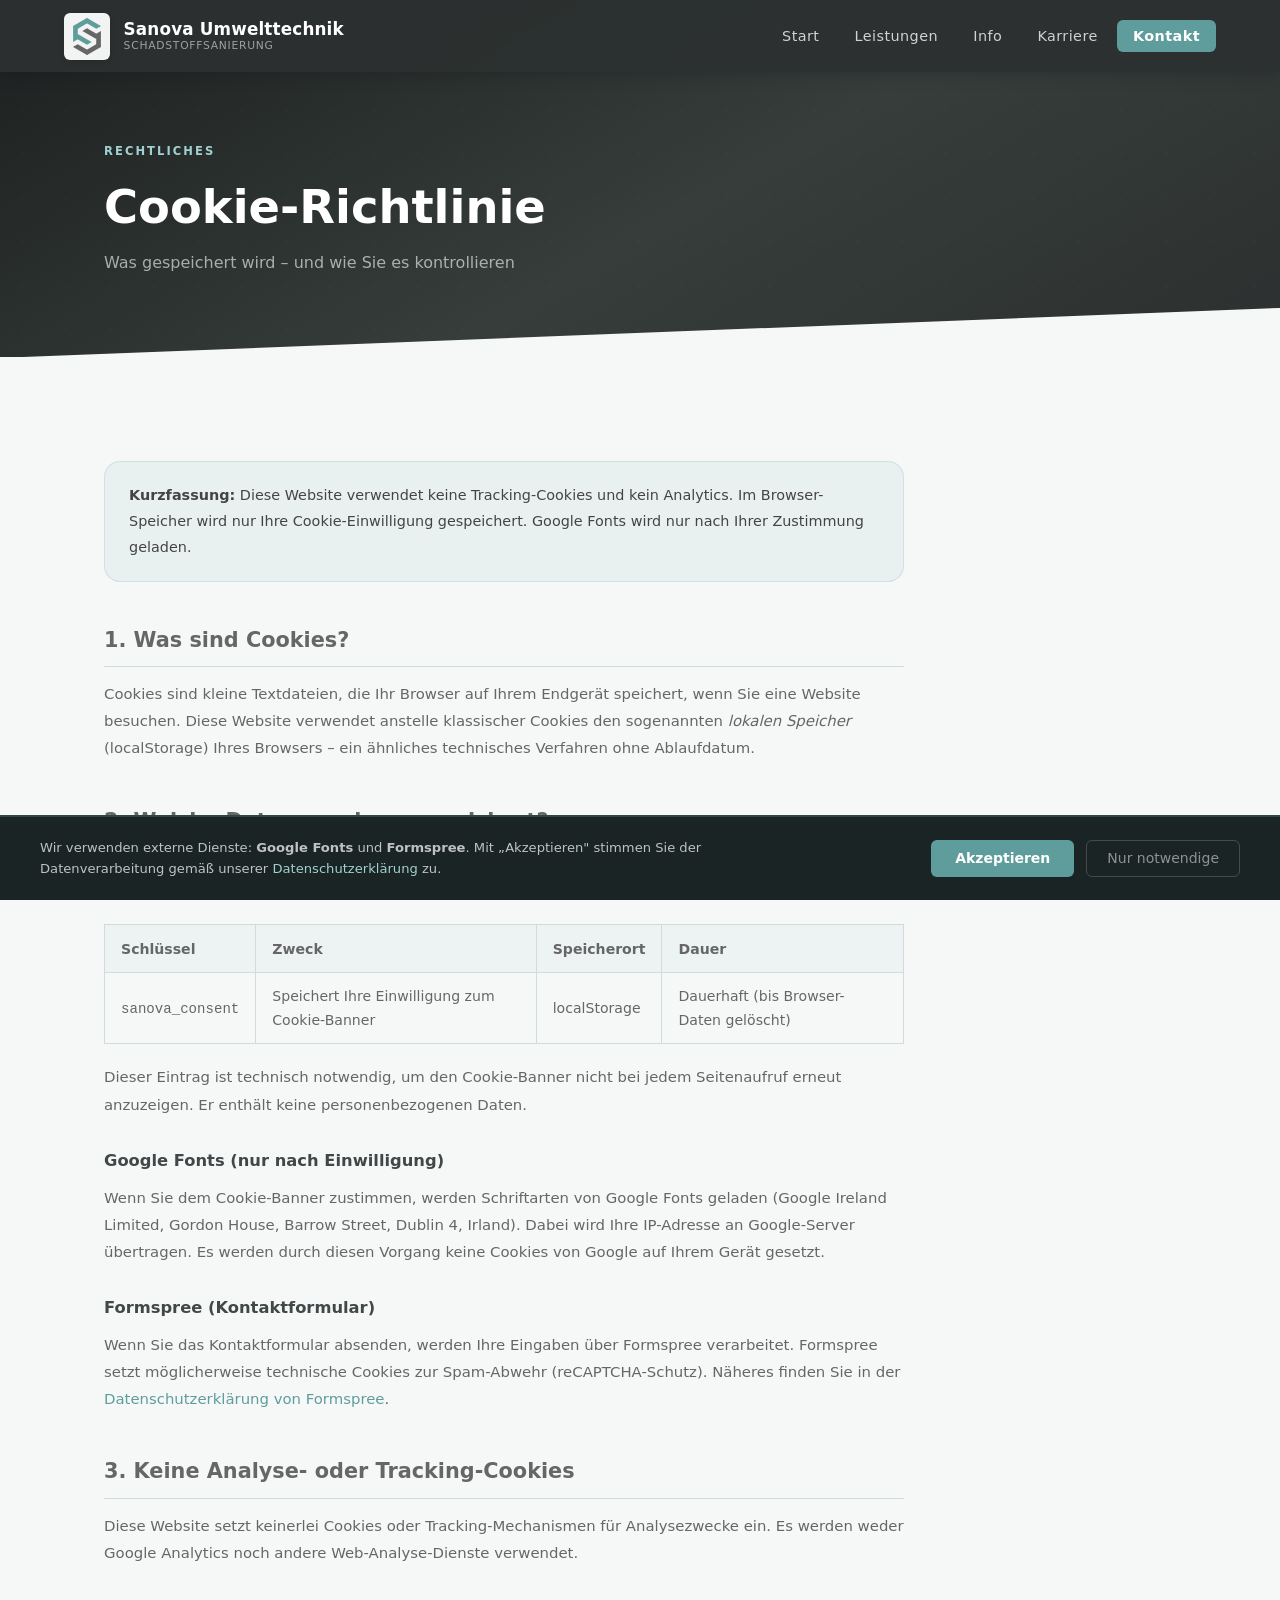
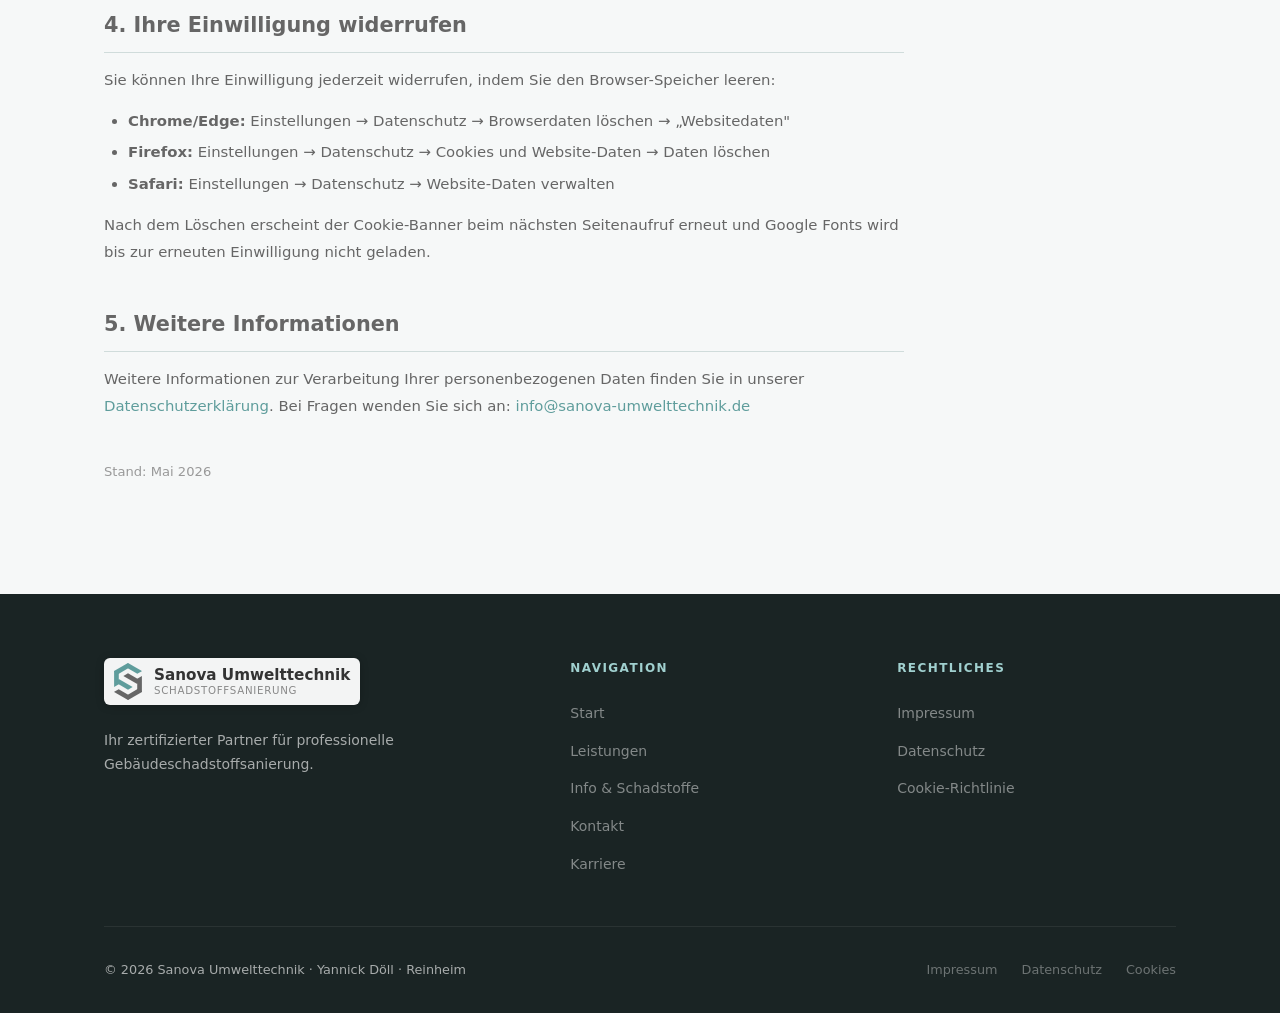
<file: cookies.html>
<!DOCTYPE html>
<html lang="de">
<head>
<meta charset="UTF-8">
<meta name="viewport" content="width=device-width, initial-scale=1.0">
<title>Cookie-Richtlinie – Sanova Umwelttechnik</title>
<meta name="robots" content="noindex">
<link rel="stylesheet" href="styles.css">
</head>
<body>

<nav id="nav">
  <a href="index.html" class="n-logo">
    <div class="n-logo-bg">
      <svg class="n-logo-sym" width="28" height="37" viewBox="0 0 622 823" xmlns="http://www.w3.org/2000/svg">
        <path class="lp-g" d="M620 288 620 644 516 644 516 347.939Z" fill-rule="evenodd"/>
        <path class="lp-g" d="M311.668 230.654 568.369 378.86 516.4 468.87 207.731 290.662Z" fill-rule="evenodd"/>
        <path class="lp-g" d="M570.025 552.78 621.994 642.79 312.577 821.43 260.609 731.42Z" fill-rule="evenodd"/>
        <path class="lp-g" d="M104.385 582.97 363.34 732.48 311.372 822.49 1.955 643.85 3.463 641.24Z" fill-rule="evenodd"/>
        <path class="lp-t" d="M2 535 2 179 106 179 106 475.06Z" fill-rule="evenodd"/>
        <path class="lp-t" d="M310.624 592.39 53.923 444.18 105.892 354.17 414.561 532.38Z" fill-rule="evenodd"/>
        <path class="lp-t" d="M52.267 270.263 0.299 180.251 309.715 1.609 361.684 91.621Z" fill-rule="evenodd"/>
        <path class="lp-t" d="M517.908 240.075 258.952 90.567 310.921 0.555 620.337 179.197 618.83 181.807Z" fill-rule="evenodd"/>
      </svg>
    </div>
    <div class="n-logo-name">
      <span class="n-l1">Sanova Umwelttechnik</span>
      <span class="n-l2">Schadstoffsanierung</span>
    </div>
  </a>
  <ul class="nlinks">
    <li><a href="index.html">Start</a></li>
    <li><a href="leistungen.html">Leistungen</a></li>
    <li><a href="info.html">Info</a></li>
    <li><a href="karriere.html">Karriere</a></li>
    <li><a href="kontakt.html" class="n-cta">Kontakt</a></li>
  </ul>
  <button class="n-ham" id="n-ham" aria-label="Menü öffnen"><span></span><span></span><span></span></button>
</nav>
<div class="n-mob" id="n-mob">
  <a href="index.html">Start</a>
  <a href="leistungen.html">Leistungen</a>
  <a href="info.html">Info</a>
  <a href="karriere.html">Karriere</a>
  <a href="kontakt.html">Kontakt anfragen</a>
</div>

<div class="page-hero">
  <div class="ctr ph-inner">
    <div class="stag">Rechtliches</div>
    <h1>Cookie-Richtlinie</h1>
    <p>Was gespeichert wird – und wie Sie es kontrollieren</p>
  </div>
</div>

<section class="page-content">
  <div class="ctr">
    <div class="prose">

      <div class="info-box">
        <p>
          <strong>Kurzfassung:</strong> Diese Website verwendet keine Tracking-Cookies und kein Analytics.
          Im Browser-Speicher wird nur Ihre Cookie-Einwilligung gespeichert.
          Google Fonts wird nur nach Ihrer Zustimmung geladen.
        </p>
      </div>

      <h2>1. Was sind Cookies?</h2>
      <p>
        Cookies sind kleine Textdateien, die Ihr Browser auf Ihrem Endgerät speichert, wenn Sie eine Website besuchen.
        Diese Website verwendet anstelle klassischer Cookies den sogenannten <em>lokalen Speicher</em> (localStorage)
        Ihres Browsers – ein ähnliches technisches Verfahren ohne Ablaufdatum.
      </p>

      <h2>2. Welche Daten werden gespeichert?</h2>

      <h3>Einwilligungsspeicherung (technisch notwendig)</h3>
      <table>
        <thead>
          <tr><th>Schlüssel</th><th>Zweck</th><th>Speicherort</th><th>Dauer</th></tr>
        </thead>
        <tbody>
          <tr><td><code>sanova_consent</code></td><td>Speichert Ihre Einwilligung zum Cookie-Banner</td><td>localStorage</td><td>Dauerhaft (bis Browser-Daten gelöscht)</td></tr>
        </tbody>
      </table>
      <p>
        Dieser Eintrag ist technisch notwendig, um den Cookie-Banner nicht bei jedem Seitenaufruf erneut anzuzeigen.
        Er enthält keine personenbezogenen Daten.
      </p>

      <h3>Google Fonts (nur nach Einwilligung)</h3>
      <p>
        Wenn Sie dem Cookie-Banner zustimmen, werden Schriftarten von Google Fonts geladen
        (Google Ireland Limited, Gordon House, Barrow Street, Dublin 4, Irland).
        Dabei wird Ihre IP-Adresse an Google-Server übertragen. Es werden durch diesen Vorgang
        keine Cookies von Google auf Ihrem Gerät gesetzt.
      </p>

      <h3>Formspree (Kontaktformular)</h3>
      <p>
        Wenn Sie das Kontaktformular absenden, werden Ihre Eingaben über Formspree verarbeitet.
        Formspree setzt möglicherweise technische Cookies zur Spam-Abwehr (reCAPTCHA-Schutz).
        Näheres finden Sie in der <a href="https://formspree.io/legal/privacy-policy" target="_blank" rel="noopener noreferrer">Datenschutzerklärung von Formspree</a>.
      </p>

      <h2>3. Keine Analyse- oder Tracking-Cookies</h2>
      <p>
        Diese Website setzt keinerlei Cookies oder Tracking-Mechanismen für Analysezwecke ein.
        Es werden weder Google Analytics noch andere Web-Analyse-Dienste verwendet.
      </p>

      <h2>4. Ihre Einwilligung widerrufen</h2>
      <p>
        Sie können Ihre Einwilligung jederzeit widerrufen, indem Sie den Browser-Speicher leeren:
      </p>
      <ul>
        <li><strong>Chrome/Edge:</strong> Einstellungen → Datenschutz → Browserdaten löschen → „Websitedaten"</li>
        <li><strong>Firefox:</strong> Einstellungen → Datenschutz → Cookies und Website-Daten → Daten löschen</li>
        <li><strong>Safari:</strong> Einstellungen → Datenschutz → Website-Daten verwalten</li>
      </ul>
      <p>
        Nach dem Löschen erscheint der Cookie-Banner beim nächsten Seitenaufruf erneut und
        Google Fonts wird bis zur erneuten Einwilligung nicht geladen.
      </p>

      <h2>5. Weitere Informationen</h2>
      <p>
        Weitere Informationen zur Verarbeitung Ihrer personenbezogenen Daten finden Sie in unserer
        <a href="datenschutz.html">Datenschutzerklärung</a>. Bei Fragen wenden Sie sich an:
        <a href="mailto:info@sanova-umwelttechnik.de">info@sanova-umwelttechnik.de</a>
      </p>

      <p style="margin-top:2.5rem;font-size:.82rem;color:#999">Stand: Mai 2026</p>

    </div>
  </div>
</section>

<footer>
  <div class="ctr">
    <div class="ftop">
      <div class="fbrand">
        <div class="fbrand-logo">
          <div style="background:rgba(255,255,255,.95);border-radius:6px;padding:5px 10px;display:inline-flex;align-items:center;gap:.75rem;box-shadow:0 1px 8px rgba(0,0,0,.22)">
            <svg width="28" height="37" viewBox="0 0 622 823" xmlns="http://www.w3.org/2000/svg">
              <path d="M620 288 620 644 516 644 516 347.939Z" fill="#666666" fill-rule="evenodd"/>
              <path d="M311.668 230.654 568.369 378.86 516.4 468.87 207.731 290.662Z" fill="#666666" fill-rule="evenodd"/>
              <path d="M570.025 552.78 621.994 642.79 312.577 821.43 260.609 731.42Z" fill="#666666" fill-rule="evenodd"/>
              <path d="M104.385 582.97 363.34 732.48 311.372 822.49 1.955 643.85 3.463 641.24Z" fill="#666666" fill-rule="evenodd"/>
              <path d="M2 535 2 179 106 179 106 475.06Z" fill="#5F9D9C" fill-rule="evenodd"/>
              <path d="M310.624 592.39 53.923 444.18 105.892 354.17 414.561 532.38Z" fill="#5F9D9C" fill-rule="evenodd"/>
              <path d="M52.267 270.263 0.299 180.251 309.715 1.609 361.684 91.621Z" fill="#5F9D9C" fill-rule="evenodd"/>
              <path d="M517.908 240.075 258.952 90.567 310.921 0.555 620.337 179.197 618.83 181.807Z" fill="#5F9D9C" fill-rule="evenodd"/>
            </svg>
            <div style="display:flex;flex-direction:column;line-height:1.15">
              <span style="font-size:.95rem;font-weight:700;color:#333">Sanova Umwelttechnik</span>
              <span style="font-size:.64rem;color:#888;text-transform:uppercase;letter-spacing:.07em">Schadstoffsanierung</span>
            </div>
          </div>
        </div>
        <p>Ihr zertifizierter Partner für professionelle Gebäudeschadstoffsanierung.</p>
      </div>
      <div class="fcol"><h4>Navigation</h4><ul>
        <li><a href="index.html">Start</a></li>
        <li><a href="leistungen.html">Leistungen</a></li>
        <li><a href="info.html">Info &amp; Schadstoffe</a></li>
        <li><a href="kontakt.html">Kontakt</a></li>
        <li><a href="karriere.html">Karriere</a></li>
      </ul></div>
      <div class="fcol"><h4>Rechtliches</h4><ul>
        <li><a href="impressum.html">Impressum</a></li>
        <li><a href="datenschutz.html">Datenschutz</a></li>
        <li><a href="cookies.html">Cookie-Richtlinie</a></li>
      </ul></div>
    </div>
    <div class="fbot">
      <p>© 2026 Sanova Umwelttechnik · Yannick Döll · Reinheim</p>
      <div class="fbot-links"><a href="impressum.html">Impressum</a><a href="datenschutz.html">Datenschutz</a><a href="cookies.html">Cookies</a></div>
    </div>
  </div>
</footer>

<div id="cb" class="cb">
  <p class="cb-text">Wir verwenden externe Dienste: <strong>Google Fonts</strong> und <strong>Formspree</strong>. Mit „Akzeptieren" stimmen Sie der Datenverarbeitung gemäß unserer <a href="datenschutz.html">Datenschutzerklärung</a> zu.</p>
  <div class="cb-btns">
    <button class="cb-btn-ok" onclick="acceptCookies()">Akzeptieren</button>
    <button class="cb-btn-no" onclick="rejectCookies()">Nur notwendige</button>
  </div>
</div>
<script src="shared.js"></script>
</body>
</html>
</file>
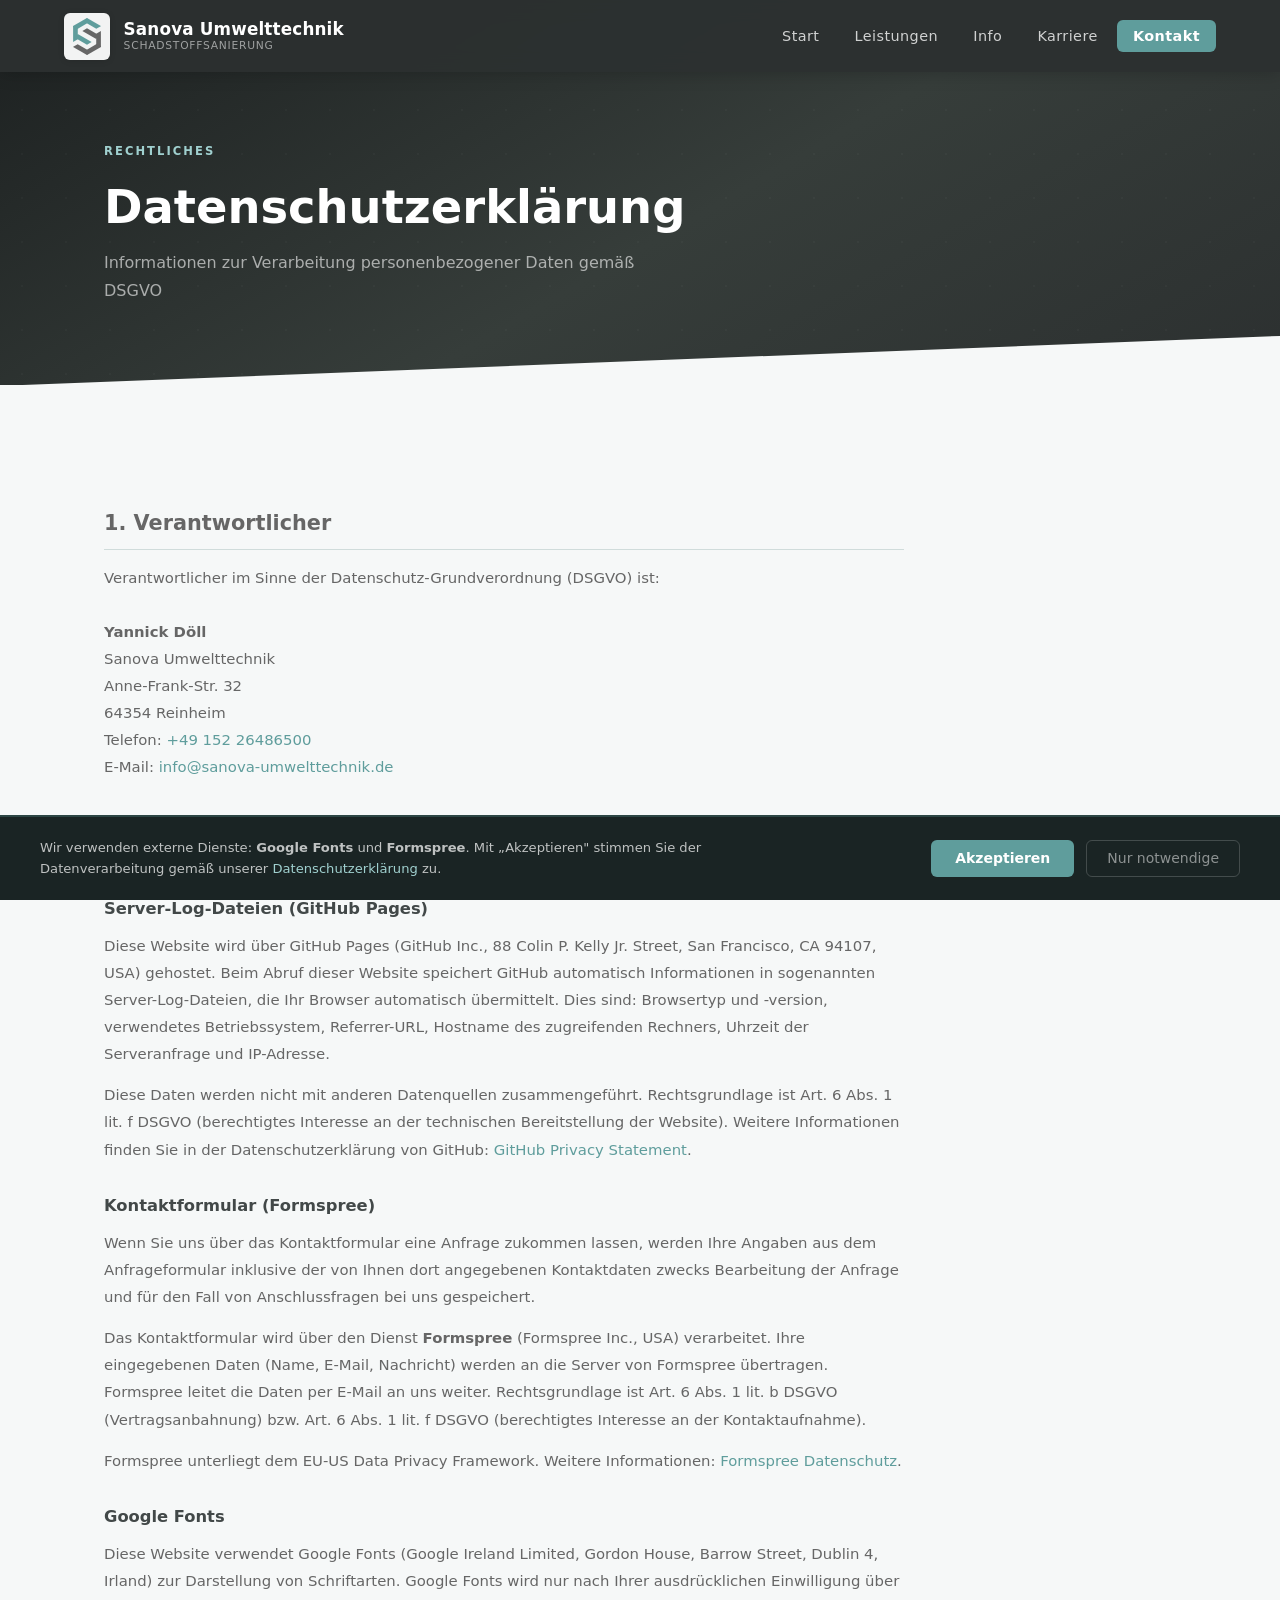
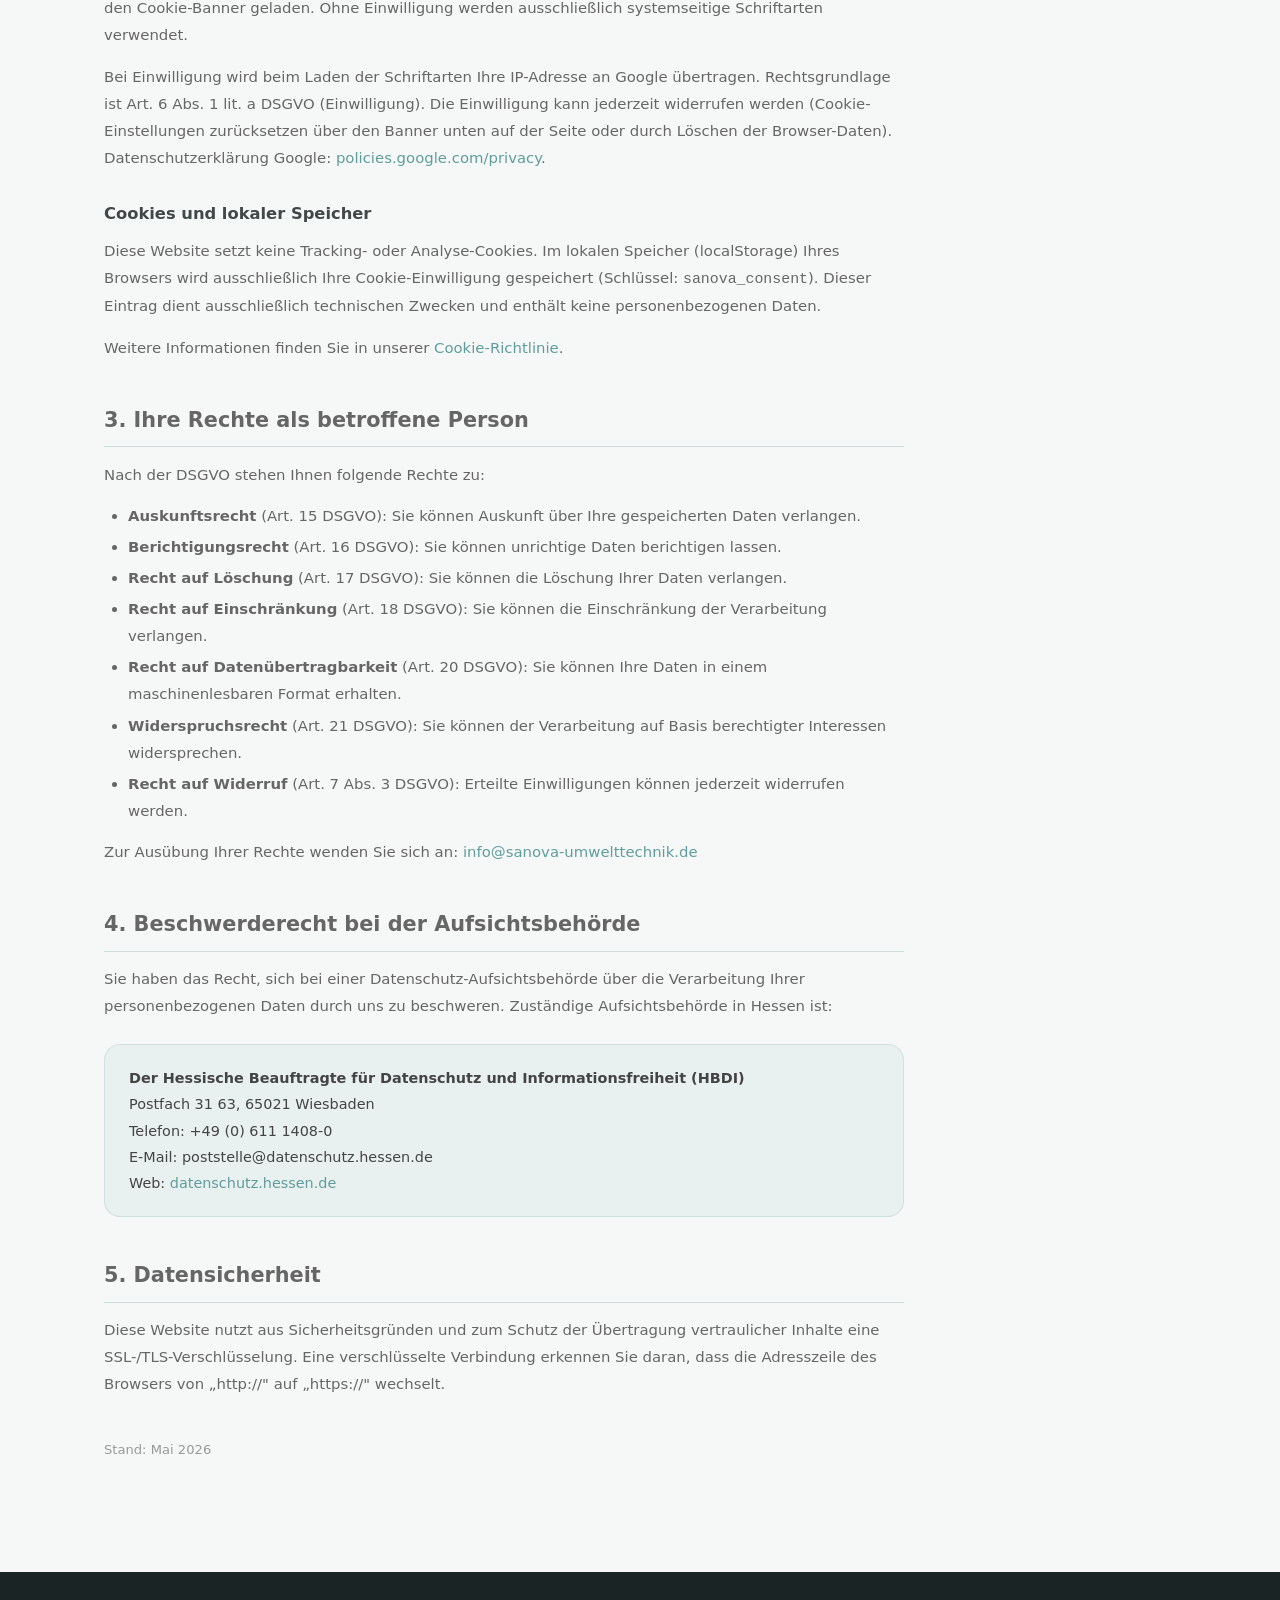
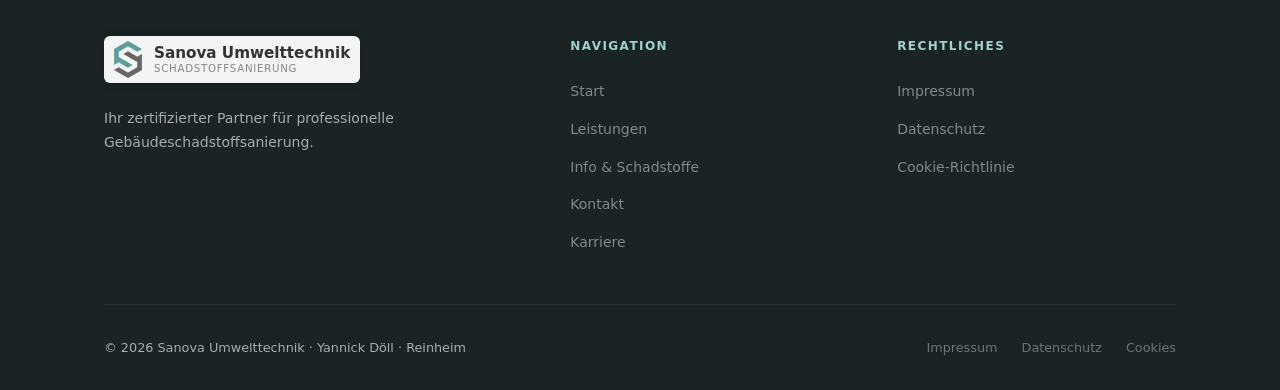
<file: datenschutz.html>
<!DOCTYPE html>
<html lang="de">
<head>
<meta charset="UTF-8">
<meta name="viewport" content="width=device-width, initial-scale=1.0">
<title>Datenschutzerklärung – Sanova Umwelttechnik</title>
<meta name="robots" content="noindex">
<link rel="stylesheet" href="styles.css">
</head>
<body>

<nav id="nav">
  <a href="index.html" class="n-logo">
    <div class="n-logo-bg">
      <svg class="n-logo-sym" width="28" height="37" viewBox="0 0 622 823" xmlns="http://www.w3.org/2000/svg">
        <path class="lp-g" d="M620 288 620 644 516 644 516 347.939Z" fill-rule="evenodd"/>
        <path class="lp-g" d="M311.668 230.654 568.369 378.86 516.4 468.87 207.731 290.662Z" fill-rule="evenodd"/>
        <path class="lp-g" d="M570.025 552.78 621.994 642.79 312.577 821.43 260.609 731.42Z" fill-rule="evenodd"/>
        <path class="lp-g" d="M104.385 582.97 363.34 732.48 311.372 822.49 1.955 643.85 3.463 641.24Z" fill-rule="evenodd"/>
        <path class="lp-t" d="M2 535 2 179 106 179 106 475.06Z" fill-rule="evenodd"/>
        <path class="lp-t" d="M310.624 592.39 53.923 444.18 105.892 354.17 414.561 532.38Z" fill-rule="evenodd"/>
        <path class="lp-t" d="M52.267 270.263 0.299 180.251 309.715 1.609 361.684 91.621Z" fill-rule="evenodd"/>
        <path class="lp-t" d="M517.908 240.075 258.952 90.567 310.921 0.555 620.337 179.197 618.83 181.807Z" fill-rule="evenodd"/>
      </svg>
    </div>
    <div class="n-logo-name">
      <span class="n-l1">Sanova Umwelttechnik</span>
      <span class="n-l2">Schadstoffsanierung</span>
    </div>
  </a>
  <ul class="nlinks">
    <li><a href="index.html">Start</a></li>
    <li><a href="leistungen.html">Leistungen</a></li>
    <li><a href="info.html">Info</a></li>
    <li><a href="karriere.html">Karriere</a></li>
    <li><a href="kontakt.html" class="n-cta">Kontakt</a></li>
  </ul>
  <button class="n-ham" id="n-ham" aria-label="Menü öffnen"><span></span><span></span><span></span></button>
</nav>
<div class="n-mob" id="n-mob">
  <a href="index.html">Start</a>
  <a href="leistungen.html">Leistungen</a>
  <a href="info.html">Info</a>
  <a href="karriere.html">Karriere</a>
  <a href="kontakt.html">Kontakt anfragen</a>
</div>

<div class="page-hero">
  <div class="ctr ph-inner">
    <div class="stag">Rechtliches</div>
    <h1>Datenschutzerklärung</h1>
    <p>Informationen zur Verarbeitung personenbezogener Daten gemäß DSGVO</p>
  </div>
</div>

<section class="page-content">
  <div class="ctr">
    <div class="prose">

      <h2>1. Verantwortlicher</h2>
      <p>
        Verantwortlicher im Sinne der Datenschutz-Grundverordnung (DSGVO) ist:<br><br>
        <strong>Yannick Döll</strong><br>
        Sanova Umwelttechnik<br>
        Anne-Frank-Str. 32<br>
        64354 Reinheim<br>
        Telefon: <a href="tel:+4915226486500">+49 152 26486500</a><br>
        E-Mail: <a href="mailto:info@sanova-umwelttechnik.de">info@sanova-umwelttechnik.de</a>
      </p>

      <h2>2. Datenerfassung auf dieser Website</h2>

      <h3>Server-Log-Dateien (GitHub Pages)</h3>
      <p>
        Diese Website wird über GitHub Pages (GitHub Inc., 88 Colin P. Kelly Jr. Street, San Francisco, CA 94107, USA)
        gehostet. Beim Abruf dieser Website speichert GitHub automatisch Informationen in sogenannten Server-Log-Dateien,
        die Ihr Browser automatisch übermittelt. Dies sind: Browsertyp und -version, verwendetes Betriebssystem,
        Referrer-URL, Hostname des zugreifenden Rechners, Uhrzeit der Serveranfrage und IP-Adresse.
      </p>
      <p>
        Diese Daten werden nicht mit anderen Datenquellen zusammengeführt. Rechtsgrundlage ist Art. 6 Abs. 1 lit. f DSGVO
        (berechtigtes Interesse an der technischen Bereitstellung der Website). Weitere Informationen finden Sie in der
        Datenschutzerklärung von GitHub:
        <a href="https://docs.github.com/en/site-policy/privacy-policies/github-general-privacy-statement" target="_blank" rel="noopener noreferrer">GitHub Privacy Statement</a>.
      </p>

      <h3>Kontaktformular (Formspree)</h3>
      <p>
        Wenn Sie uns über das Kontaktformular eine Anfrage zukommen lassen, werden Ihre Angaben aus dem Anfrageformular
        inklusive der von Ihnen dort angegebenen Kontaktdaten zwecks Bearbeitung der Anfrage und für den Fall von
        Anschlussfragen bei uns gespeichert.
      </p>
      <p>
        Das Kontaktformular wird über den Dienst <strong>Formspree</strong> (Formspree Inc., USA) verarbeitet.
        Ihre eingegebenen Daten (Name, E-Mail, Nachricht) werden an die Server von Formspree übertragen.
        Formspree leitet die Daten per E-Mail an uns weiter. Rechtsgrundlage ist Art. 6 Abs. 1 lit. b DSGVO
        (Vertragsanbahnung) bzw. Art. 6 Abs. 1 lit. f DSGVO (berechtigtes Interesse an der Kontaktaufnahme).
      </p>
      <p>
        Formspree unterliegt dem EU-US Data Privacy Framework. Weitere Informationen:
        <a href="https://formspree.io/legal/privacy-policy" target="_blank" rel="noopener noreferrer">Formspree Datenschutz</a>.
      </p>

      <h3>Google Fonts</h3>
      <p>
        Diese Website verwendet Google Fonts (Google Ireland Limited, Gordon House, Barrow Street, Dublin 4, Irland)
        zur Darstellung von Schriftarten. Google Fonts wird nur nach Ihrer ausdrücklichen Einwilligung über den
        Cookie-Banner geladen. Ohne Einwilligung werden ausschließlich systemseitige Schriftarten verwendet.
      </p>
      <p>
        Bei Einwilligung wird beim Laden der Schriftarten Ihre IP-Adresse an Google übertragen.
        Rechtsgrundlage ist Art. 6 Abs. 1 lit. a DSGVO (Einwilligung). Die Einwilligung kann jederzeit widerrufen werden
        (Cookie-Einstellungen zurücksetzen über den Banner unten auf der Seite oder durch Löschen der Browser-Daten).
        Datenschutzerklärung Google:
        <a href="https://policies.google.com/privacy" target="_blank" rel="noopener noreferrer">policies.google.com/privacy</a>.
      </p>

      <h3>Cookies und lokaler Speicher</h3>
      <p>
        Diese Website setzt keine Tracking- oder Analyse-Cookies. Im lokalen Speicher (localStorage) Ihres Browsers
        wird ausschließlich Ihre Cookie-Einwilligung gespeichert (Schlüssel: <code>sanova_consent</code>).
        Dieser Eintrag dient ausschließlich technischen Zwecken und enthält keine personenbezogenen Daten.
      </p>
      <p>Weitere Informationen finden Sie in unserer <a href="cookies.html">Cookie-Richtlinie</a>.</p>

      <h2>3. Ihre Rechte als betroffene Person</h2>
      <p>Nach der DSGVO stehen Ihnen folgende Rechte zu:</p>
      <ul>
        <li><strong>Auskunftsrecht</strong> (Art. 15 DSGVO): Sie können Auskunft über Ihre gespeicherten Daten verlangen.</li>
        <li><strong>Berichtigungsrecht</strong> (Art. 16 DSGVO): Sie können unrichtige Daten berichtigen lassen.</li>
        <li><strong>Recht auf Löschung</strong> (Art. 17 DSGVO): Sie können die Löschung Ihrer Daten verlangen.</li>
        <li><strong>Recht auf Einschränkung</strong> (Art. 18 DSGVO): Sie können die Einschränkung der Verarbeitung verlangen.</li>
        <li><strong>Recht auf Datenübertragbarkeit</strong> (Art. 20 DSGVO): Sie können Ihre Daten in einem maschinenlesbaren Format erhalten.</li>
        <li><strong>Widerspruchsrecht</strong> (Art. 21 DSGVO): Sie können der Verarbeitung auf Basis berechtigter Interessen widersprechen.</li>
        <li><strong>Recht auf Widerruf</strong> (Art. 7 Abs. 3 DSGVO): Erteilte Einwilligungen können jederzeit widerrufen werden.</li>
      </ul>
      <p>
        Zur Ausübung Ihrer Rechte wenden Sie sich an:
        <a href="mailto:info@sanova-umwelttechnik.de">info@sanova-umwelttechnik.de</a>
      </p>

      <h2>4. Beschwerderecht bei der Aufsichtsbehörde</h2>
      <p>
        Sie haben das Recht, sich bei einer Datenschutz-Aufsichtsbehörde über die Verarbeitung Ihrer
        personenbezogenen Daten durch uns zu beschweren. Zuständige Aufsichtsbehörde in Hessen ist:
      </p>
      <div class="info-box">
        <p>
          <strong>Der Hessische Beauftragte für Datenschutz und Informationsfreiheit (HBDI)</strong><br>
          Postfach 31 63, 65021 Wiesbaden<br>
          Telefon: +49 (0) 611 1408-0<br>
          E-Mail: poststelle@datenschutz.hessen.de<br>
          Web: <a href="https://datenschutz.hessen.de" target="_blank" rel="noopener noreferrer">datenschutz.hessen.de</a>
        </p>
      </div>

      <h2>5. Datensicherheit</h2>
      <p>
        Diese Website nutzt aus Sicherheitsgründen und zum Schutz der Übertragung vertraulicher Inhalte
        eine SSL-/TLS-Verschlüsselung. Eine verschlüsselte Verbindung erkennen Sie daran, dass die
        Adresszeile des Browsers von „http://" auf „https://" wechselt.
      </p>

      <p style="margin-top:2.5rem;font-size:.82rem;color:#999">Stand: Mai 2026</p>

    </div>
  </div>
</section>

<footer>
  <div class="ctr">
    <div class="ftop">
      <div class="fbrand">
        <div class="fbrand-logo">
          <div style="background:rgba(255,255,255,.95);border-radius:6px;padding:5px 10px;display:inline-flex;align-items:center;gap:.75rem;box-shadow:0 1px 8px rgba(0,0,0,.22)">
            <svg width="28" height="37" viewBox="0 0 622 823" xmlns="http://www.w3.org/2000/svg">
              <path d="M620 288 620 644 516 644 516 347.939Z" fill="#666666" fill-rule="evenodd"/>
              <path d="M311.668 230.654 568.369 378.86 516.4 468.87 207.731 290.662Z" fill="#666666" fill-rule="evenodd"/>
              <path d="M570.025 552.78 621.994 642.79 312.577 821.43 260.609 731.42Z" fill="#666666" fill-rule="evenodd"/>
              <path d="M104.385 582.97 363.34 732.48 311.372 822.49 1.955 643.85 3.463 641.24Z" fill="#666666" fill-rule="evenodd"/>
              <path d="M2 535 2 179 106 179 106 475.06Z" fill="#5F9D9C" fill-rule="evenodd"/>
              <path d="M310.624 592.39 53.923 444.18 105.892 354.17 414.561 532.38Z" fill="#5F9D9C" fill-rule="evenodd"/>
              <path d="M52.267 270.263 0.299 180.251 309.715 1.609 361.684 91.621Z" fill="#5F9D9C" fill-rule="evenodd"/>
              <path d="M517.908 240.075 258.952 90.567 310.921 0.555 620.337 179.197 618.83 181.807Z" fill="#5F9D9C" fill-rule="evenodd"/>
            </svg>
            <div style="display:flex;flex-direction:column;line-height:1.15">
              <span style="font-size:.95rem;font-weight:700;color:#333">Sanova Umwelttechnik</span>
              <span style="font-size:.64rem;color:#888;text-transform:uppercase;letter-spacing:.07em">Schadstoffsanierung</span>
            </div>
          </div>
        </div>
        <p>Ihr zertifizierter Partner für professionelle Gebäudeschadstoffsanierung.</p>
      </div>
      <div class="fcol"><h4>Navigation</h4><ul>
        <li><a href="index.html">Start</a></li>
        <li><a href="leistungen.html">Leistungen</a></li>
        <li><a href="info.html">Info &amp; Schadstoffe</a></li>
        <li><a href="kontakt.html">Kontakt</a></li>
        <li><a href="karriere.html">Karriere</a></li>
      </ul></div>
      <div class="fcol"><h4>Rechtliches</h4><ul>
        <li><a href="impressum.html">Impressum</a></li>
        <li><a href="datenschutz.html">Datenschutz</a></li>
        <li><a href="cookies.html">Cookie-Richtlinie</a></li>
      </ul></div>
    </div>
    <div class="fbot">
      <p>© 2026 Sanova Umwelttechnik · Yannick Döll · Reinheim</p>
      <div class="fbot-links"><a href="impressum.html">Impressum</a><a href="datenschutz.html">Datenschutz</a><a href="cookies.html">Cookies</a></div>
    </div>
  </div>
</footer>

<div id="cb" class="cb">
  <p class="cb-text">Wir verwenden externe Dienste: <strong>Google Fonts</strong> und <strong>Formspree</strong>. Mit „Akzeptieren" stimmen Sie der Datenverarbeitung gemäß unserer <a href="datenschutz.html">Datenschutzerklärung</a> zu.</p>
  <div class="cb-btns">
    <button class="cb-btn-ok" onclick="acceptCookies()">Akzeptieren</button>
    <button class="cb-btn-no" onclick="rejectCookies()">Nur notwendige</button>
  </div>
</div>
<script src="shared.js"></script>
</body>
</html>
</file>
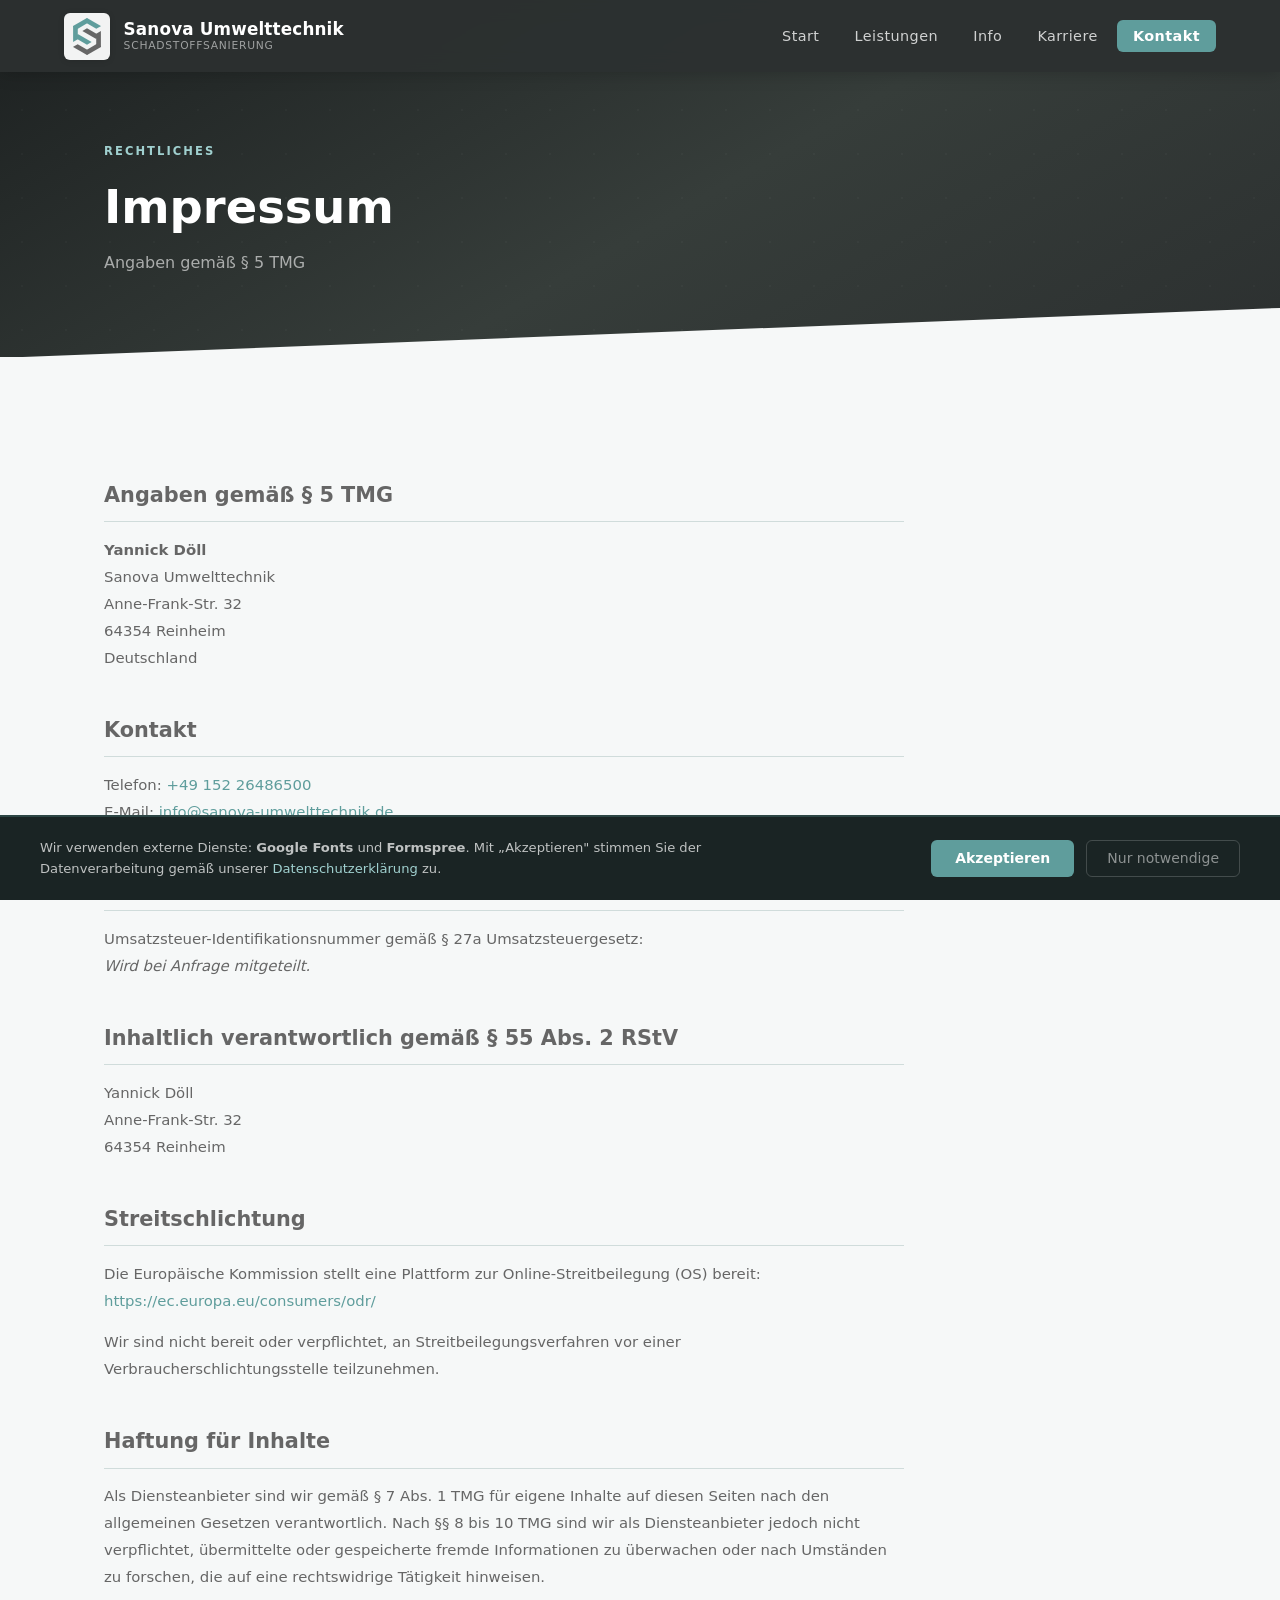
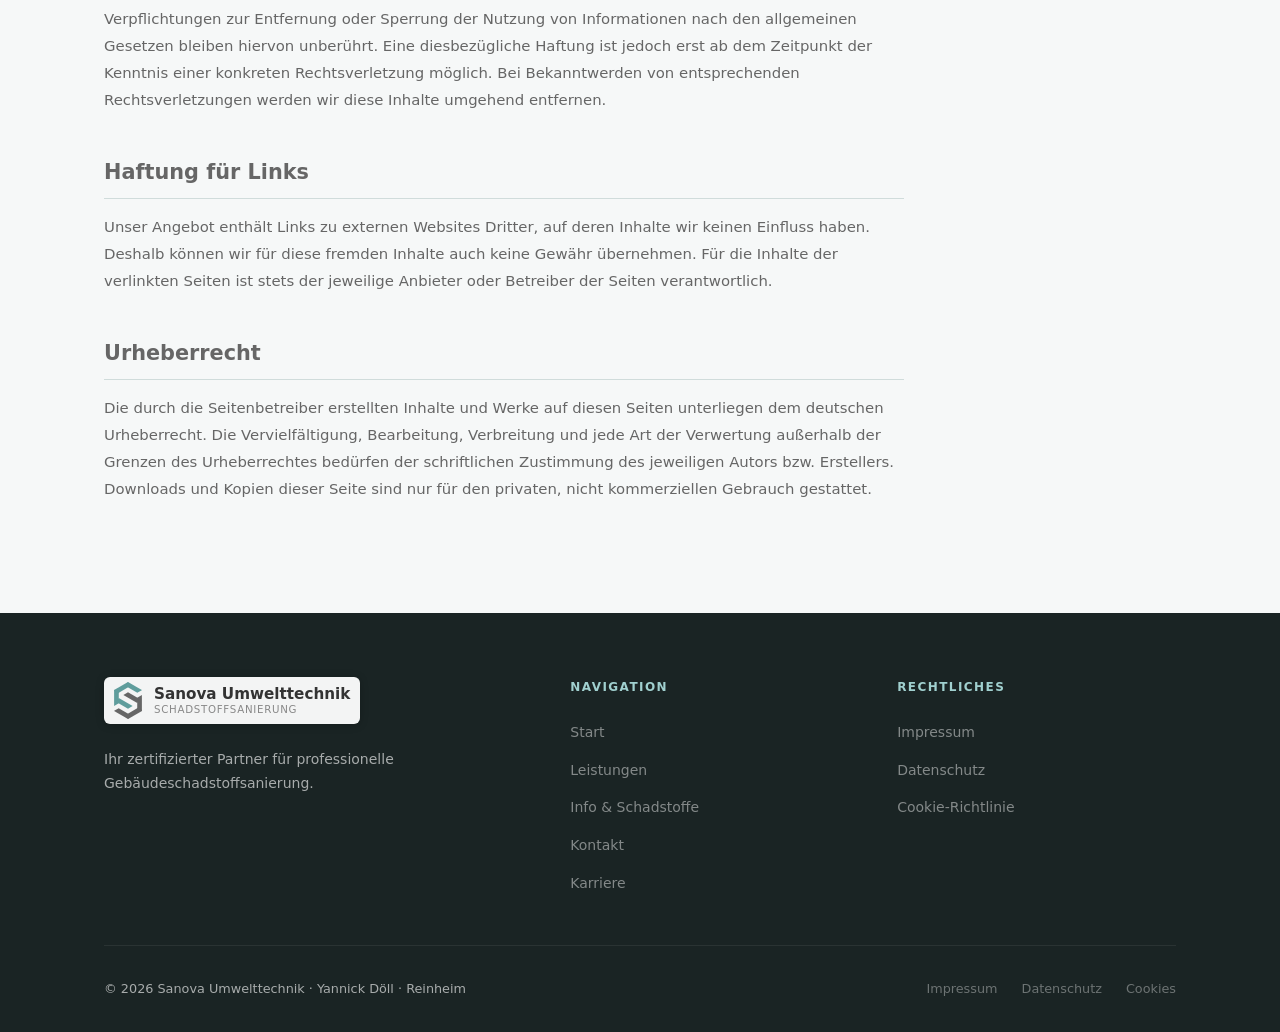
<file: impressum.html>
<!DOCTYPE html>
<html lang="de">
<head>
<meta charset="UTF-8">
<meta name="viewport" content="width=device-width, initial-scale=1.0">
<title>Impressum – Sanova Umwelttechnik</title>
<meta name="robots" content="noindex">
<link rel="stylesheet" href="styles.css">
</head>
<body>

<nav id="nav">
  <a href="index.html" class="n-logo">
    <div class="n-logo-bg">
      <svg class="n-logo-sym" width="28" height="37" viewBox="0 0 622 823" xmlns="http://www.w3.org/2000/svg">
        <path class="lp-g" d="M620 288 620 644 516 644 516 347.939Z" fill-rule="evenodd"/>
        <path class="lp-g" d="M311.668 230.654 568.369 378.86 516.4 468.87 207.731 290.662Z" fill-rule="evenodd"/>
        <path class="lp-g" d="M570.025 552.78 621.994 642.79 312.577 821.43 260.609 731.42Z" fill-rule="evenodd"/>
        <path class="lp-g" d="M104.385 582.97 363.34 732.48 311.372 822.49 1.955 643.85 3.463 641.24Z" fill-rule="evenodd"/>
        <path class="lp-t" d="M2 535 2 179 106 179 106 475.06Z" fill-rule="evenodd"/>
        <path class="lp-t" d="M310.624 592.39 53.923 444.18 105.892 354.17 414.561 532.38Z" fill-rule="evenodd"/>
        <path class="lp-t" d="M52.267 270.263 0.299 180.251 309.715 1.609 361.684 91.621Z" fill-rule="evenodd"/>
        <path class="lp-t" d="M517.908 240.075 258.952 90.567 310.921 0.555 620.337 179.197 618.83 181.807Z" fill-rule="evenodd"/>
      </svg>
    </div>
    <div class="n-logo-name">
      <span class="n-l1">Sanova Umwelttechnik</span>
      <span class="n-l2">Schadstoffsanierung</span>
    </div>
  </a>
  <ul class="nlinks">
    <li><a href="index.html">Start</a></li>
    <li><a href="leistungen.html">Leistungen</a></li>
    <li><a href="info.html">Info</a></li>
    <li><a href="karriere.html">Karriere</a></li>
    <li><a href="kontakt.html" class="n-cta">Kontakt</a></li>
  </ul>
  <button class="n-ham" id="n-ham" aria-label="Menü öffnen"><span></span><span></span><span></span></button>
</nav>
<div class="n-mob" id="n-mob">
  <a href="index.html">Start</a>
  <a href="leistungen.html">Leistungen</a>
  <a href="info.html">Info</a>
  <a href="karriere.html">Karriere</a>
  <a href="kontakt.html">Kontakt anfragen</a>
</div>

<div class="page-hero">
  <div class="ctr ph-inner">
    <div class="stag">Rechtliches</div>
    <h1>Impressum</h1>
    <p>Angaben gemäß § 5 TMG</p>
  </div>
</div>

<section class="page-content">
  <div class="ctr">
    <div class="prose">

      <h2>Angaben gemäß § 5 TMG</h2>
      <p>
        <strong>Yannick Döll</strong><br>
        Sanova Umwelttechnik<br>
        Anne-Frank-Str. 32<br>
        64354 Reinheim<br>
        Deutschland
      </p>

      <h2>Kontakt</h2>
      <p>
        Telefon: <a href="tel:+4915226486500">+49 152 26486500</a><br>
        E-Mail: <a href="mailto:info@sanova-umwelttechnik.de">info@sanova-umwelttechnik.de</a>
      </p>

      <h2>Umsatzsteuer-Identifikationsnummer</h2>
      <p>
        Umsatzsteuer-Identifikationsnummer gemäß § 27a Umsatzsteuergesetz:<br>
        <em>Wird bei Anfrage mitgeteilt.</em>
      </p>

      <h2>Inhaltlich verantwortlich gemäß § 55 Abs. 2 RStV</h2>
      <p>
        Yannick Döll<br>
        Anne-Frank-Str. 32<br>
        64354 Reinheim
      </p>

      <h2>Streitschlichtung</h2>
      <p>
        Die Europäische Kommission stellt eine Plattform zur Online-Streitbeilegung (OS) bereit:
        <a href="https://ec.europa.eu/consumers/odr/" target="_blank" rel="noopener noreferrer">https://ec.europa.eu/consumers/odr/</a>
      </p>
      <p>
        Wir sind nicht bereit oder verpflichtet, an Streitbeilegungsverfahren vor einer
        Verbraucherschlichtungsstelle teilzunehmen.
      </p>

      <h2>Haftung für Inhalte</h2>
      <p>
        Als Diensteanbieter sind wir gemäß § 7 Abs. 1 TMG für eigene Inhalte auf diesen Seiten nach den
        allgemeinen Gesetzen verantwortlich. Nach §§ 8 bis 10 TMG sind wir als Diensteanbieter jedoch nicht
        verpflichtet, übermittelte oder gespeicherte fremde Informationen zu überwachen oder nach Umständen
        zu forschen, die auf eine rechtswidrige Tätigkeit hinweisen.
      </p>
      <p>
        Verpflichtungen zur Entfernung oder Sperrung der Nutzung von Informationen nach den allgemeinen
        Gesetzen bleiben hiervon unberührt. Eine diesbezügliche Haftung ist jedoch erst ab dem Zeitpunkt der
        Kenntnis einer konkreten Rechtsverletzung möglich. Bei Bekanntwerden von entsprechenden
        Rechtsverletzungen werden wir diese Inhalte umgehend entfernen.
      </p>

      <h2>Haftung für Links</h2>
      <p>
        Unser Angebot enthält Links zu externen Websites Dritter, auf deren Inhalte wir keinen Einfluss haben.
        Deshalb können wir für diese fremden Inhalte auch keine Gewähr übernehmen. Für die Inhalte der
        verlinkten Seiten ist stets der jeweilige Anbieter oder Betreiber der Seiten verantwortlich.
      </p>

      <h2>Urheberrecht</h2>
      <p>
        Die durch die Seitenbetreiber erstellten Inhalte und Werke auf diesen Seiten unterliegen dem deutschen
        Urheberrecht. Die Vervielfältigung, Bearbeitung, Verbreitung und jede Art der Verwertung außerhalb der
        Grenzen des Urheberrechtes bedürfen der schriftlichen Zustimmung des jeweiligen Autors bzw. Erstellers.
        Downloads und Kopien dieser Seite sind nur für den privaten, nicht kommerziellen Gebrauch gestattet.
      </p>

    </div>
  </div>
</section>

<footer>
  <div class="ctr">
    <div class="ftop">
      <div class="fbrand">
        <div class="fbrand-logo">
          <div style="background:rgba(255,255,255,.95);border-radius:6px;padding:5px 10px;display:inline-flex;align-items:center;gap:.75rem;box-shadow:0 1px 8px rgba(0,0,0,.22)">
            <svg width="28" height="37" viewBox="0 0 622 823" xmlns="http://www.w3.org/2000/svg">
              <path d="M620 288 620 644 516 644 516 347.939Z" fill="#666666" fill-rule="evenodd"/>
              <path d="M311.668 230.654 568.369 378.86 516.4 468.87 207.731 290.662Z" fill="#666666" fill-rule="evenodd"/>
              <path d="M570.025 552.78 621.994 642.79 312.577 821.43 260.609 731.42Z" fill="#666666" fill-rule="evenodd"/>
              <path d="M104.385 582.97 363.34 732.48 311.372 822.49 1.955 643.85 3.463 641.24Z" fill="#666666" fill-rule="evenodd"/>
              <path d="M2 535 2 179 106 179 106 475.06Z" fill="#5F9D9C" fill-rule="evenodd"/>
              <path d="M310.624 592.39 53.923 444.18 105.892 354.17 414.561 532.38Z" fill="#5F9D9C" fill-rule="evenodd"/>
              <path d="M52.267 270.263 0.299 180.251 309.715 1.609 361.684 91.621Z" fill="#5F9D9C" fill-rule="evenodd"/>
              <path d="M517.908 240.075 258.952 90.567 310.921 0.555 620.337 179.197 618.83 181.807Z" fill="#5F9D9C" fill-rule="evenodd"/>
            </svg>
            <div style="display:flex;flex-direction:column;line-height:1.15">
              <span style="font-size:.95rem;font-weight:700;color:#333">Sanova Umwelttechnik</span>
              <span style="font-size:.64rem;color:#888;text-transform:uppercase;letter-spacing:.07em">Schadstoffsanierung</span>
            </div>
          </div>
        </div>
        <p>Ihr zertifizierter Partner für professionelle Gebäudeschadstoffsanierung.</p>
      </div>
      <div class="fcol"><h4>Navigation</h4><ul>
        <li><a href="index.html">Start</a></li>
        <li><a href="leistungen.html">Leistungen</a></li>
        <li><a href="info.html">Info &amp; Schadstoffe</a></li>
        <li><a href="kontakt.html">Kontakt</a></li>
        <li><a href="karriere.html">Karriere</a></li>
      </ul></div>
      <div class="fcol"><h4>Rechtliches</h4><ul>
        <li><a href="impressum.html">Impressum</a></li>
        <li><a href="datenschutz.html">Datenschutz</a></li>
        <li><a href="cookies.html">Cookie-Richtlinie</a></li>
      </ul></div>
    </div>
    <div class="fbot">
      <p>© 2026 Sanova Umwelttechnik · Yannick Döll · Reinheim</p>
      <div class="fbot-links"><a href="impressum.html">Impressum</a><a href="datenschutz.html">Datenschutz</a><a href="cookies.html">Cookies</a></div>
    </div>
  </div>
</footer>

<div id="cb" class="cb">
  <p class="cb-text">Wir verwenden externe Dienste: <strong>Google Fonts</strong> und <strong>Formspree</strong>. Mit „Akzeptieren" stimmen Sie der Datenverarbeitung gemäß unserer <a href="datenschutz.html">Datenschutzerklärung</a> zu.</p>
  <div class="cb-btns">
    <button class="cb-btn-ok" onclick="acceptCookies()">Akzeptieren</button>
    <button class="cb-btn-no" onclick="rejectCookies()">Nur notwendige</button>
  </div>
</div>
<script src="shared.js"></script>
</body>
</html>
</file>
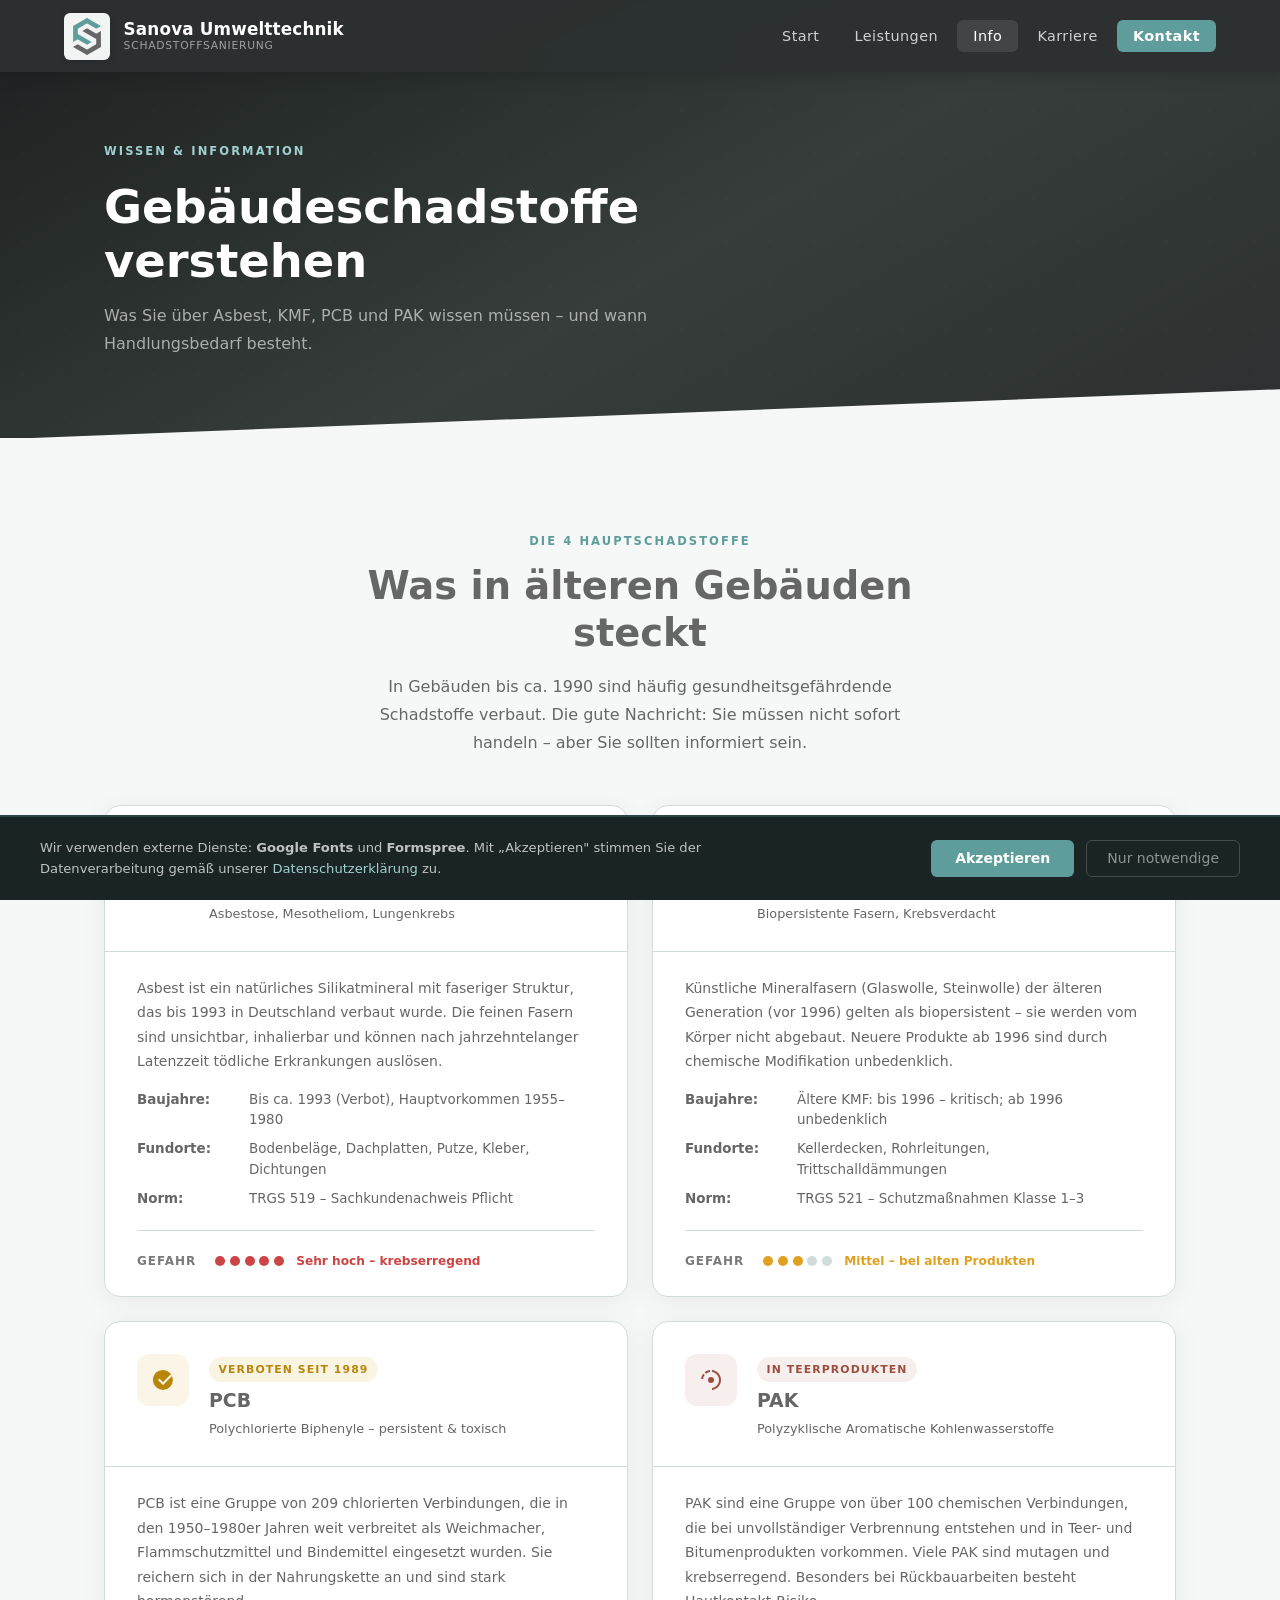
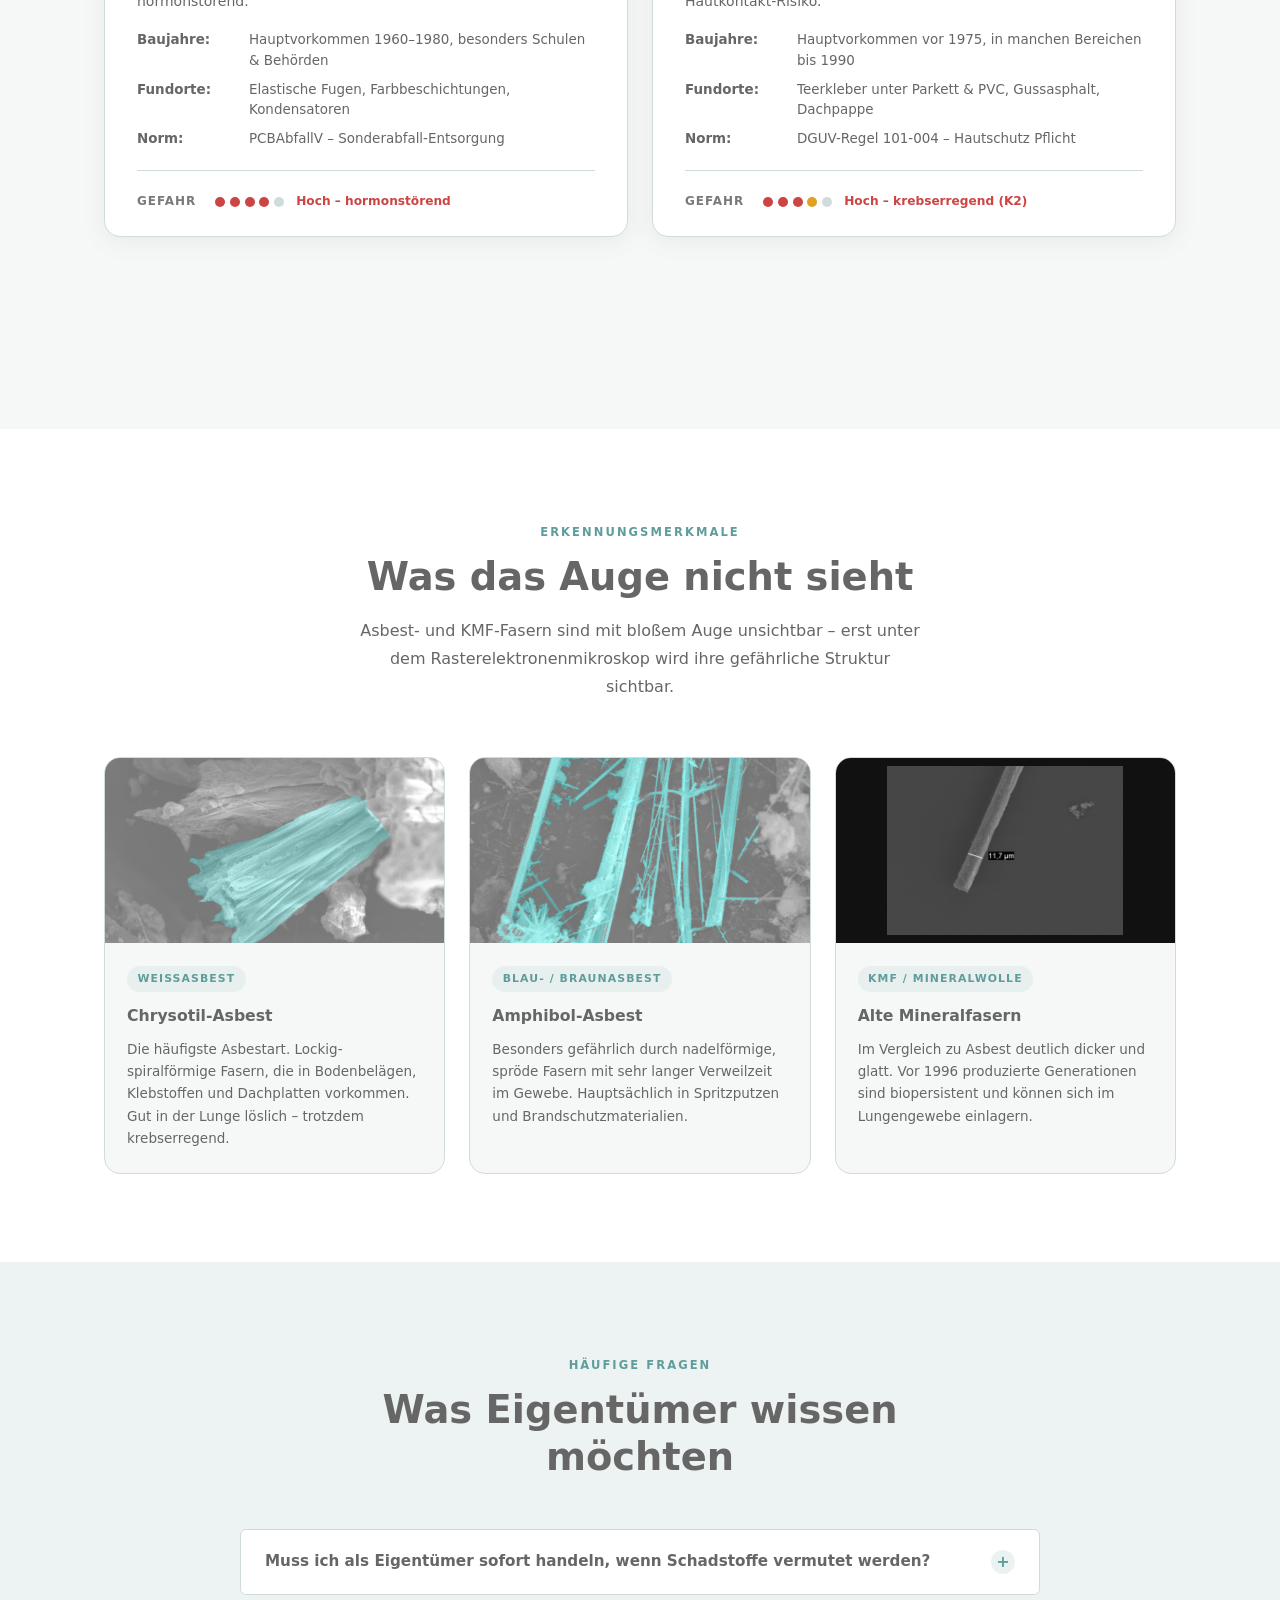
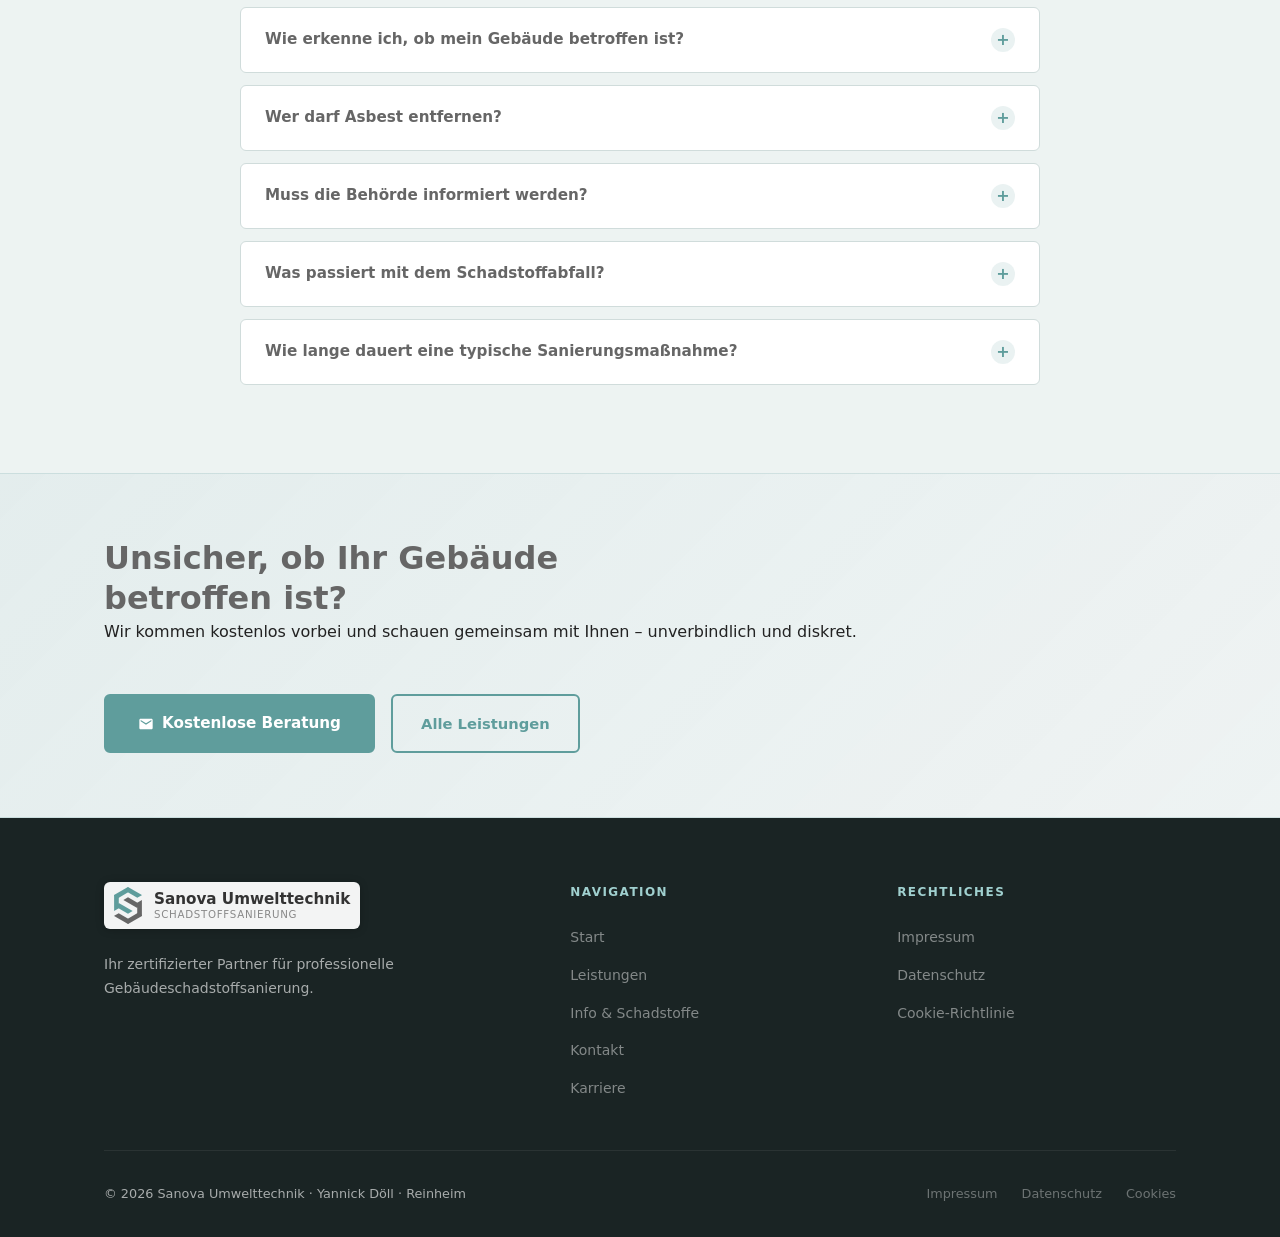
<file: info.html>
﻿<!DOCTYPE html>
<html lang="de">
<head>
<meta charset="UTF-8">
<meta name="viewport" content="width=device-width, initial-scale=1.0">
<meta name="robots" content="noindex, nofollow">
<title>Info &amp; Schadstoffe – Sanova Umwelttechnik</title>
<meta name="description" content="Alles über Gebäudeschadstoffe: Asbest, KMF, PCB und PAK. Wo sie vorkommen, wie sie erkannt werden und wann eine Sanierung notwendig ist.">
<link rel="stylesheet" href="styles.css">
<style>
/* Schadstoff-Karten */
.info-page{padding:5.5rem 0 7rem;background:var(--bg)}
.info-grid{display:grid;grid-template-columns:repeat(2,1fr);gap:1.5rem;margin-bottom:5rem}
.icard{background:#fff;border-radius:var(--rl);overflow:hidden;border:1px solid var(--border);box-shadow:var(--shadow);transition:all var(--tr)}
.icard:hover{transform:translateY(-4px);box-shadow:var(--shadow-lg)}
.icard-head{padding:2rem 2rem 1.5rem;border-bottom:1px solid var(--border);display:flex;gap:1.25rem;align-items:flex-start}
.icard-ico{width:52px;height:52px;min-width:52px;border-radius:12px;display:flex;align-items:center;justify-content:center;flex-shrink:0}
.icard-ico.asbest{background:rgba(95,157,156,.12);color:var(--teal)}
.icard-ico.kmf{background:rgba(102,102,102,.1);color:var(--g600)}
.icard-ico.pcb{background:rgba(212,160,23,.1);color:#b8860b}
.icard-ico.pak{background:rgba(180,100,80,.1);color:#9b4f3f}
.icard-head-text .badge{display:inline-block;font-size:.68rem;font-weight:700;letter-spacing:.1em;text-transform:uppercase;color:var(--teal);background:rgba(95,157,156,.1);padding:.2rem .6rem;border-radius:2rem;margin-bottom:.4rem}
.icard-head-text h2{font-size:1.18rem;font-weight:700;color:var(--g600);line-height:1.2;margin-bottom:.2rem}
.icard-head-text span{font-size:.8rem;color:var(--tl)}
.icard-body{padding:1.5rem 2rem}
.icard-body p{font-size:.875rem;color:var(--tl);line-height:1.75;margin-bottom:1rem}
.icard-rows{display:flex;flex-direction:column;gap:.5rem}
.icard-row{display:flex;gap:.75rem;align-items:flex-start;font-size:.84rem;color:var(--tl);line-height:1.55}
.icard-row-label{font-weight:700;color:var(--g600);min-width:100px;flex-shrink:0}
.risk-bar{display:flex;align-items:center;gap:.5rem;margin-top:1.25rem;padding-top:1.25rem;border-top:1px solid var(--border)}
.risk-label{font-size:.75rem;font-weight:700;color:var(--g500);text-transform:uppercase;letter-spacing:.08em;min-width:70px}
.risk-dots{display:flex;gap:.3rem}
.risk-dot{width:10px;height:10px;border-radius:50%;background:var(--border)}
.risk-dot.on{background:var(--teal)}
.risk-dot.on.warn{background:#e0a020}
.risk-dot.on.high{background:#c44}

/* REM section */
.rem-section{background:#fff;padding:5.5rem 0}
.remgrid3{display:grid;grid-template-columns:repeat(3,1fr);gap:1.5rem;margin-top:3.5rem}
.remcard{background:var(--bg);border-radius:var(--rl);overflow:hidden;border:1px solid var(--border);transition:all var(--tr)}
.remcard:hover{transform:translateY(-4px);box-shadow:var(--shadow-lg);border-color:var(--teal)}
.remcard-img{width:100%;height:185px;object-fit:cover;object-position:center;display:block;background:#111}
.remcard-body{padding:1.25rem 1.375rem 1.5rem}
.remtag{display:inline-block;font-size:.68rem;font-weight:600;letter-spacing:.1em;text-transform:uppercase;color:var(--teal);background:rgba(95,157,156,.1);padding:.22rem .65rem;border-radius:2rem;margin-bottom:.65rem}
.remcard-body h3{font-size:.98rem;font-weight:700;color:var(--g600);margin-bottom:.5rem}
.remcard-body p{font-size:.845rem;color:var(--tl);line-height:1.65}

/* FAQ */
.faq-section{background:var(--bg-alt);padding:5.5rem 0}
.faq-list{display:flex;flex-direction:column;gap:.75rem;max-width:800px;margin:3rem auto 0}
.faq-item{background:#fff;border-radius:var(--r);border:1px solid var(--border);overflow:hidden;transition:box-shadow var(--tr)}
.faq-item:hover{box-shadow:var(--shadow)}
.faq-q{display:flex;align-items:center;justify-content:space-between;padding:1.25rem 1.5rem;cursor:pointer;gap:1rem;user-select:none}
.faq-q span{font-size:.95rem;font-weight:600;color:var(--g600);line-height:1.4}
.faq-ico{width:24px;height:24px;min-width:24px;border-radius:50%;background:var(--teal-dim);display:flex;align-items:center;justify-content:center;color:var(--teal);transition:transform var(--tr);font-size:1rem;font-weight:700;line-height:1}
.faq-item.open .faq-ico{transform:rotate(45deg);background:var(--teal);color:#fff}
.faq-a{max-height:0;overflow:hidden;transition:max-height .35s ease}
.faq-item.open .faq-a{max-height:300px}
.faq-a p{padding:.25rem 1.5rem 1.5rem;font-size:.9rem;color:var(--tl);line-height:1.75}

/* CTA band */
.cta-band{background:linear-gradient(135deg,rgba(95,157,156,.12) 0%,rgba(95,157,156,.05) 100%);border-top:1px solid rgba(95,157,156,.2);border-bottom:1px solid rgba(95,157,156,.2);padding:4rem 0}
.cta-band-inner{display:flex;align-items:center;justify-content:space-between;gap:3rem;flex-wrap:wrap}
.cta-band-inner h2{font-size:clamp(1.4rem,2.5vw,2rem);font-weight:700;color:var(--g600);line-height:1.25;max-width:540px}
.cta-band-btns{display:flex;gap:1rem;flex-wrap:wrap;flex-shrink:0}

@media(max-width:900px){
  .info-grid{grid-template-columns:1fr}
  .remgrid3{grid-template-columns:1fr 1fr}
  .cta-band-inner{flex-direction:column;text-align:center}
  .info-page{padding:4.5rem 0 5rem}
  .rem-section,.faq-section{padding:4.5rem 0}
}
@media(max-width:600px){
  .remgrid3{grid-template-columns:1fr}
  .icard-head{flex-direction:column;gap:.85rem}
  .icard-rows{gap:.4rem}
  .cta-band-btns{flex-direction:column;width:100%}
  .cta-band-btns a{width:100%;justify-content:center}
  .info-page{padding:3.5rem 0 4rem}
  .faq-q span{font-size:.9rem}
}
</style>
</head>
<body>

<nav id="nav">
  <a href="index.html" class="n-logo">
    <div class="n-logo-bg">
      <svg class="n-logo-sym" width="28" height="37" viewBox="0 0 622 823" xmlns="http://www.w3.org/2000/svg">
        <path class="lp-g" d="M620 288 620 644 516 644 516 347.939Z" fill-rule="evenodd"/>
        <path class="lp-g" d="M311.668 230.654 568.369 378.86 516.4 468.87 207.731 290.662Z" fill-rule="evenodd"/>
        <path class="lp-g" d="M570.025 552.78 621.994 642.79 312.577 821.43 260.609 731.42Z" fill-rule="evenodd"/>
        <path class="lp-g" d="M104.385 582.97 363.34 732.48 311.372 822.49 1.955 643.85 3.463 641.24Z" fill-rule="evenodd"/>
        <path class="lp-t" d="M2 535 2 179 106 179 106 475.06Z" fill-rule="evenodd"/>
        <path class="lp-t" d="M310.624 592.39 53.923 444.18 105.892 354.17 414.561 532.38Z" fill-rule="evenodd"/>
        <path class="lp-t" d="M52.267 270.263 0.299 180.251 309.715 1.609 361.684 91.621Z" fill-rule="evenodd"/>
        <path class="lp-t" d="M517.908 240.075 258.952 90.567 310.921 0.555 620.337 179.197 618.83 181.807Z" fill-rule="evenodd"/>
      </svg>
    </div>
    <div class="n-logo-name">
      <span class="n-l1">Sanova Umwelttechnik</span>
      <span class="n-l2">Schadstoffsanierung</span>
    </div>
  </a>
  <ul class="nlinks">
    <li><a href="index.html">Start</a></li>
    <li><a href="leistungen.html">Leistungen</a></li>
    <li><a href="info.html" class="active">Info</a></li>
    <li><a href="karriere.html">Karriere</a></li>
    <li><a href="kontakt.html" class="n-cta">Kontakt</a></li>
  </ul>
  <button class="n-ham" id="n-ham" aria-label="Menü öffnen"><span></span><span></span><span></span></button>
</nav>
<div class="n-mob" id="n-mob">
  <a href="index.html">Start</a>
  <a href="leistungen.html">Leistungen</a>
  <a href="info.html">Info</a>
  <a href="karriere.html">Karriere</a>
  <a href="kontakt.html">Kontakt anfragen</a>
</div>

<div class="page-hero">
  <div class="ctr ph-inner">
    <div class="stag">Wissen &amp; Information</div>
    <h1>Gebäudeschadstoffe<br>verstehen</h1>
    <p>Was Sie über Asbest, KMF, PCB und PAK wissen müssen – und wann Handlungsbedarf besteht.</p>
  </div>
</div>

<!-- SCHADSTOFF-KARTEN -->
<section class="info-page">
  <div class="ctr">
    <div class="sh rv" style="text-align:center;max-width:660px;margin:0 auto 3rem">
      <div class="stag">Die 4 Hauptschadstoffe</div>
      <h2 class="stitle">Was in älteren Gebäuden steckt</h2>
      <p class="sdesc" style="margin:1rem auto 0">In Gebäuden bis ca. 1990 sind häufig gesundheitsgefährdende Schadstoffe verbaut. Die gute Nachricht: Sie müssen nicht sofort handeln – aber Sie sollten informiert sein.</p>
    </div>
    <div class="info-grid">

      <!-- ASBEST -->
      <div class="icard rv">
        <div class="icard-head">
          <div class="icard-ico asbest">
            <svg width="24" height="24" viewBox="0 0 24 24" fill="currentColor"><path d="M12 1L3 5v6c0 5.55 3.84 10.74 9 12 5.16-1.26 9-6.45 9-12V5l-9-4zm-2 16l-4-4 1.41-1.41L10 14.17l6.59-6.59L18 9l-8 8z"/></svg>
          </div>
          <div class="icard-head-text">
            <div class="badge">Verboten seit 1993</div>
            <h2>Asbest</h2>
            <span>Asbestose, Mesotheliom, Lungenkrebs</span>
          </div>
        </div>
        <div class="icard-body">
          <p>Asbest ist ein natürliches Silikatmineral mit faseriger Struktur, das bis 1993 in Deutschland verbaut wurde. Die feinen Fasern sind unsichtbar, inhalierbar und können nach jahrzehntelanger Latenzzeit tödliche Erkrankungen auslösen.</p>
          <div class="icard-rows">
            <div class="icard-row"><span class="icard-row-label">Baujahre:</span><span>Bis ca. 1993 (Verbot), Hauptvorkommen 1955–1980</span></div>
            <div class="icard-row"><span class="icard-row-label">Fundorte:</span><span>Bodenbeläge, Dachplatten, Putze, Kleber, Dichtungen</span></div>
            <div class="icard-row"><span class="icard-row-label">Norm:</span><span>TRGS 519 – Sachkundenachweis Pflicht</span></div>
          </div>
          <div class="risk-bar">
            <span class="risk-label">Gefahr</span>
            <div class="risk-dots">
              <div class="risk-dot on high"></div><div class="risk-dot on high"></div>
              <div class="risk-dot on high"></div><div class="risk-dot on high"></div><div class="risk-dot on high"></div>
            </div>
            <span style="font-size:.76rem;color:#c44;font-weight:600;margin-left:.25rem">Sehr hoch – krebserregend</span>
          </div>
        </div>
      </div>

      <!-- KMF -->
      <div class="icard rv">
        <div class="icard-head">
          <div class="icard-ico kmf">
            <svg width="24" height="24" viewBox="0 0 24 24" fill="currentColor"><path d="M17 8C8 10 5.9 16.17 3.82 21.34L5.71 22l1-2.3A4.49 4.49 0 0 0 8 20C19 20 22 3 22 3c-1 2-8 2-8 2l3 5-3-2z"/></svg>
          </div>
          <div class="icard-head-text">
            <div class="badge" style="color:var(--g500);background:rgba(102,102,102,.1)">Neu: unkritisch ab 1996</div>
            <h2>KMF – Mineralwolle</h2>
            <span>Biopersistente Fasern, Krebsverdacht</span>
          </div>
        </div>
        <div class="icard-body">
          <p>Künstliche Mineralfasern (Glaswolle, Steinwolle) der älteren Generation (vor 1996) gelten als biopersistent – sie werden vom Körper nicht abgebaut. Neuere Produkte ab 1996 sind durch chemische Modifikation unbedenklich.</p>
          <div class="icard-rows">
            <div class="icard-row"><span class="icard-row-label">Baujahre:</span><span>Ältere KMF: bis 1996 – kritisch; ab 1996 unbedenklich</span></div>
            <div class="icard-row"><span class="icard-row-label">Fundorte:</span><span>Kellerdecken, Rohrleitungen, Trittschalldämmungen</span></div>
            <div class="icard-row"><span class="icard-row-label">Norm:</span><span>TRGS 521 – Schutzmaßnahmen Klasse 1–3</span></div>
          </div>
          <div class="risk-bar">
            <span class="risk-label">Gefahr</span>
            <div class="risk-dots">
              <div class="risk-dot on warn"></div><div class="risk-dot on warn"></div>
              <div class="risk-dot on warn"></div><div class="risk-dot"></div><div class="risk-dot"></div>
            </div>
            <span style="font-size:.76rem;color:#e0a020;font-weight:600;margin-left:.25rem">Mittel – bei alten Produkten</span>
          </div>
        </div>
      </div>

      <!-- PCB -->
      <div class="icard rv">
        <div class="icard-head">
          <div class="icard-ico pcb">
            <svg width="24" height="24" viewBox="0 0 24 24" fill="currentColor"><path d="M19.07 4.93A10 10 0 1 0 4.93 19.07 10 10 0 0 0 19.07 4.93zM12 17l-5-5 1.41-1.41L12 14.17l7.59-7.59L21 8l-9 9z"/></svg>
          </div>
          <div class="icard-head-text">
            <div class="badge" style="color:#b8860b;background:rgba(212,160,23,.12)">Verboten seit 1989</div>
            <h2>PCB</h2>
            <span>Polychlorierte Biphenyle – persistent &amp; toxisch</span>
          </div>
        </div>
        <div class="icard-body">
          <p>PCB ist eine Gruppe von 209 chlorierten Verbindungen, die in den 1950–1980er Jahren weit verbreitet als Weichmacher, Flammschutzmittel und Bindemittel eingesetzt wurden. Sie reichern sich in der Nahrungskette an und sind stark hormonstörend.</p>
          <div class="icard-rows">
            <div class="icard-row"><span class="icard-row-label">Baujahre:</span><span>Hauptvorkommen 1960–1980, besonders Schulen &amp; Behörden</span></div>
            <div class="icard-row"><span class="icard-row-label">Fundorte:</span><span>Elastische Fugen, Farbbeschichtungen, Kondensatoren</span></div>
            <div class="icard-row"><span class="icard-row-label">Norm:</span><span>PCBAbfallV – Sonderabfall-Entsorgung</span></div>
          </div>
          <div class="risk-bar">
            <span class="risk-label">Gefahr</span>
            <div class="risk-dots">
              <div class="risk-dot on high"></div><div class="risk-dot on high"></div>
              <div class="risk-dot on high"></div><div class="risk-dot on high"></div><div class="risk-dot"></div>
            </div>
            <span style="font-size:.76rem;color:#c44;font-weight:600;margin-left:.25rem">Hoch – hormonstörend</span>
          </div>
        </div>
      </div>

      <!-- PAK -->
      <div class="icard rv">
        <div class="icard-head">
          <div class="icard-ico pak">
            <svg width="24" height="24" viewBox="0 0 24 24" fill="currentColor"><path d="M13 2.05V4.05C17.39 4.59 20.5 8.58 19.96 12.97C19.5 16.61 16.64 19.5 13 19.93V21.93C18.5 21.38 22.5 16.5 21.95 11C21.5 6.25 17.73 2.5 13 2.05M11 2.06C9.05 2.25 7.19 3 5.67 4.26L7.1 5.74C8.22 4.84 9.57 4.26 11 4.06V2.06M4.26 5.67C3 7.19 2.25 9.04 2.05 11H4.05C4.24 9.58 4.8 8.23 5.69 7.1L4.26 5.67M12 9A3 3 0 0 0 9 12A3 3 0 0 0 12 15A3 3 0 0 0 15 12A3 3 0 0 0 12 9Z"/></svg>
          </div>
          <div class="icard-head-text">
            <div class="badge" style="color:#9b4f3f;background:rgba(180,100,80,.1)">In Teerprodukten</div>
            <h2>PAK</h2>
            <span>Polyzyklische Aromatische Kohlenwasserstoffe</span>
          </div>
        </div>
        <div class="icard-body">
          <p>PAK sind eine Gruppe von über 100 chemischen Verbindungen, die bei unvollständiger Verbrennung entstehen und in Teer- und Bitumenprodukten vorkommen. Viele PAK sind mutagen und krebserregend. Besonders bei Rückbauarbeiten besteht Hautkontakt-Risiko.</p>
          <div class="icard-rows">
            <div class="icard-row"><span class="icard-row-label">Baujahre:</span><span>Hauptvorkommen vor 1975, in manchen Bereichen bis 1990</span></div>
            <div class="icard-row"><span class="icard-row-label">Fundorte:</span><span>Teerkleber unter Parkett &amp; PVC, Gussasphalt, Dachpappe</span></div>
            <div class="icard-row"><span class="icard-row-label">Norm:</span><span>DGUV-Regel 101-004 – Hautschutz Pflicht</span></div>
          </div>
          <div class="risk-bar">
            <span class="risk-label">Gefahr</span>
            <div class="risk-dots">
              <div class="risk-dot on high"></div><div class="risk-dot on high"></div>
              <div class="risk-dot on high"></div><div class="risk-dot on warn"></div><div class="risk-dot"></div>
            </div>
            <span style="font-size:.76rem;color:#c44;font-weight:600;margin-left:.25rem">Hoch – krebserregend (K2)</span>
          </div>
        </div>
      </div>

    </div>
  </div>
</section>

<!-- REM MIKROSKOP -->
<section class="rem-section">
  <div class="ctr">
    <div class="sh rv" style="text-align:center;max-width:660px;margin:0 auto 0">
      <div class="stag">Erkennungsmerkmale</div>
      <h2 class="stitle">Was das Auge nicht sieht</h2>
      <p class="sdesc" style="margin:1rem auto 0">Asbest- und KMF-Fasern sind mit bloßem Auge unsichtbar – erst unter dem Rasterelektronenmikroskop wird ihre gefährliche Struktur sichtbar.</p>
    </div>
    <div class="remgrid3">
      <div class="remcard rv">
        <img class="remcard-img" src="Bilder/REM/chrysotil-2_5f9d9c.png" alt="Chrysotil-Asbest unter dem Elektronenmikroskop">
        <div class="remcard-body">
          <span class="remtag">Weißasbest</span>
          <h3>Chrysotil-Asbest</h3>
          <p>Die häufigste Asbestart. Lockig-spiralförmige Fasern, die in Bodenbelägen, Klebstoffen und Dachplatten vorkommen. Gut in der Lunge löslich – trotzdem krebserregend.</p>
        </div>
      </div>
      <div class="remcard rv">
        <img class="remcard-img" src="Bilder/REM/amphibol-1_5f9d9c.png" alt="Amphibol-Asbest unter dem Elektronenmikroskop">
        <div class="remcard-body">
          <span class="remtag">Blau- / Braunasbest</span>
          <h3>Amphibol-Asbest</h3>
          <p>Besonders gefährlich durch nadelförmige, spröde Fasern mit sehr langer Verweilzeit im Gewebe. Hauptsächlich in Spritzputzen und Brandschutzmaterialien.</p>
        </div>
      </div>
      <div class="remcard rv">
        <img class="remcard-img" src="Bilder/KMF-2.png" alt="Künstliche Mineralfasern unter dem Elektronenmikroskop" style="object-fit:contain;background:#111;padding:.5rem">
        <div class="remcard-body">
          <span class="remtag">KMF / Mineralwolle</span>
          <h3>Alte Mineralfasern</h3>
          <p>Im Vergleich zu Asbest deutlich dicker und glatt. Vor 1996 produzierte Generationen sind biopersistent und können sich im Lungengewebe einlagern.</p>
        </div>
      </div>
    </div>
  </div>
</section>

<!-- FAQ -->
<section class="faq-section">
  <div class="ctr">
    <div class="sh rv" style="text-align:center;max-width:600px;margin:0 auto 0">
      <div class="stag">Häufige Fragen</div>
      <h2 class="stitle">Was Eigentümer wissen möchten</h2>
    </div>
    <div class="faq-list">

      <div class="faq-item rv">
        <div class="faq-q" onclick="this.parentElement.classList.toggle('open')">
          <span>Muss ich als Eigentümer sofort handeln, wenn Schadstoffe vermutet werden?</span>
          <div class="faq-ico">+</div>
        </div>
        <div class="faq-a"><p>Nicht zwingend sofort – aber Sie sollten Klarheit schaffen. Gebundene Schadstoffe (z.B. in intakten Bodenbelägen) stellen oft kein akutes Risiko dar. Erst bei Umbau, Renovierung oder Beschädigung wird eine Sanierung notwendig. Wir beraten Sie kostenlos, ob und wann Handlungsbedarf besteht.</p></div>
      </div>

      <div class="faq-item rv">
        <div class="faq-q" onclick="this.parentElement.classList.toggle('open')">
          <span>Wie erkenne ich, ob mein Gebäude betroffen ist?</span>
          <div class="faq-ico">+</div>
        </div>
        <div class="faq-a"><p>Schadstoffe sind optisch nicht erkennbar. Bei Gebäuden bis Baujahr 1990 besteht grundsätzlicher Verdacht. Ein Schadstoffgutachten durch einen Sachkundigen schafft Gewissheit. Materialproben werden im Labor analysiert und geben exakte Auskunft über Art und Konzentration der Schadstoffe.</p></div>
      </div>

      <div class="faq-item rv">
        <div class="faq-q" onclick="this.parentElement.classList.toggle('open')">
          <span>Wer darf Asbest entfernen?</span>
          <div class="faq-ico">+</div>
        </div>
        <div class="faq-a"><p>Die Entfernung von Asbest ist in Deutschland streng reguliert. Fachbetriebe und deren Mitarbeiter müssen einen Sachkundenachweis nach TRGS 519 besitzen. Laien dürfen keine Asbestsanierungsarbeiten durchführen. Sanova Umwelttechnik ist nach TRGS 519 und 521 zertifiziert.</p></div>
      </div>

      <div class="faq-item rv">
        <div class="faq-q" onclick="this.parentElement.classList.toggle('open')">
          <span>Muss die Behörde informiert werden?</span>
          <div class="faq-ico">+</div>
        </div>
        <div class="faq-a"><p>Ja, bei Asbestsanierungen über bestimmten Mengenmengen ist die zuständige Behörde (Gewerbeaufsicht, Arbeitsschutzbehörde) vorab zu informieren. Wir übernehmen die Meldung und Koordination mit Behörden vollständig für Sie.</p></div>
      </div>

      <div class="faq-item rv">
        <div class="faq-q" onclick="this.parentElement.classList.toggle('open')">
          <span>Was passiert mit dem Schadstoffabfall?</span>
          <div class="faq-ico">+</div>
        </div>
        <div class="faq-a"><p>Asbestabfall, PCB-haltige Materialien und alte KMF werden als gefährliche Abfälle eingestuft und müssen in zugelassenen Deponien oder Verbrennungsanlagen entsorgt werden. Wir kümmern uns um die gesamte Entsorgungskette und stellen alle erforderlichen Entsorgungsnachweise aus.</p></div>
      </div>

      <div class="faq-item rv">
        <div class="faq-q" onclick="this.parentElement.classList.toggle('open')">
          <span>Wie lange dauert eine typische Sanierungsmaßnahme?</span>
          <div class="faq-ico">+</div>
        </div>
        <div class="faq-a"><p>Das hängt stark von der Größe und Art der Maßnahme ab. Kleine Asbestentfernungen (z.B. einzelne Bodenbeläge in einem Raum) dauern oft 1–2 Tage. Größere Maßnahmen in Gewerbegebäuden können mehrere Wochen in Anspruch nehmen. Wir erstellen nach der Vor-Ort-Begehung eine realistische Zeitplanung.</p></div>
      </div>

    </div>
  </div>
</section>

<!-- CTA -->
<div class="cta-band">
  <div class="ctr">
    <div class="cta-band-inner">
      <div>
        <h2>Unsicher, ob Ihr Gebäude betroffen ist?</h2>
        <p>Wir kommen kostenlos vorbei und schauen gemeinsam mit Ihnen – unverbindlich und diskret.</p>
      </div>
      <div class="cta-band-btns">
        <a href="kontakt.html" class="btn-p">
          <svg width="16" height="16" viewBox="0 0 24 24" fill="currentColor"><path d="M20 4H4c-1.1 0-2 .9-2 2v12c0 1.1.9 2 2 2h16c1.1 0 2-.9 2-2V6c0-1.1-.9-2-2-2zm0 4l-8 5-8-5V6l8 5 8-5v2z"/></svg>
          Kostenlose Beratung
        </a>
        <a href="leistungen.html" class="btn-outline">Alle Leistungen</a>
      </div>
    </div>
  </div>
</div>

<footer>
  <div class="ctr">
    <div class="ftop">
      <div class="fbrand">
        <div class="fbrand-logo">
          <div style="background:rgba(255,255,255,.95);border-radius:6px;padding:5px 10px;display:inline-flex;align-items:center;gap:.75rem;box-shadow:0 1px 8px rgba(0,0,0,.22)">
            <svg width="28" height="37" viewBox="0 0 622 823" xmlns="http://www.w3.org/2000/svg">
              <path d="M620 288 620 644 516 644 516 347.939Z" fill="#666666" fill-rule="evenodd"/>
              <path d="M311.668 230.654 568.369 378.86 516.4 468.87 207.731 290.662Z" fill="#666666" fill-rule="evenodd"/>
              <path d="M570.025 552.78 621.994 642.79 312.577 821.43 260.609 731.42Z" fill="#666666" fill-rule="evenodd"/>
              <path d="M104.385 582.97 363.34 732.48 311.372 822.49 1.955 643.85 3.463 641.24Z" fill="#666666" fill-rule="evenodd"/>
              <path d="M2 535 2 179 106 179 106 475.06Z" fill="#5F9D9C" fill-rule="evenodd"/>
              <path d="M310.624 592.39 53.923 444.18 105.892 354.17 414.561 532.38Z" fill="#5F9D9C" fill-rule="evenodd"/>
              <path d="M52.267 270.263 0.299 180.251 309.715 1.609 361.684 91.621Z" fill="#5F9D9C" fill-rule="evenodd"/>
              <path d="M517.908 240.075 258.952 90.567 310.921 0.555 620.337 179.197 618.83 181.807Z" fill="#5F9D9C" fill-rule="evenodd"/>
            </svg>
            <div style="display:flex;flex-direction:column;line-height:1.15">
              <span style="font-size:.95rem;font-weight:700;color:#333">Sanova Umwelttechnik</span>
              <span style="font-size:.64rem;color:#888;text-transform:uppercase;letter-spacing:.07em">Schadstoffsanierung</span>
            </div>
          </div>
        </div>
        <p>Ihr zertifizierter Partner für professionelle Gebäudeschadstoffsanierung.</p>
      </div>
      <div class="fcol"><h4>Navigation</h4><ul>
        <li><a href="index.html">Start</a></li>
        <li><a href="leistungen.html">Leistungen</a></li>
        <li><a href="info.html">Info &amp; Schadstoffe</a></li>
        <li><a href="kontakt.html">Kontakt</a></li>
        <li><a href="karriere.html">Karriere</a></li>
      </ul></div>
      <div class="fcol"><h4>Rechtliches</h4><ul>
        <li><a href="impressum.html">Impressum</a></li>
        <li><a href="datenschutz.html">Datenschutz</a></li>
        <li><a href="cookies.html">Cookie-Richtlinie</a></li>
      </ul></div>
    </div>
    <div class="fbot">
      <p>© 2026 Sanova Umwelttechnik · Yannick Döll · Reinheim</p>
      <div class="fbot-links"><a href="impressum.html">Impressum</a><a href="datenschutz.html">Datenschutz</a><a href="cookies.html">Cookies</a></div>
    </div>
  </div>
</footer>

<div id="cb" class="cb">
  <p class="cb-text">Wir verwenden externe Dienste: <strong>Google Fonts</strong> und <strong>Formspree</strong>. Mit „Akzeptieren" stimmen Sie der Datenverarbeitung gemäß unserer <a href="datenschutz.html">Datenschutzerklärung</a> zu.</p>
  <div class="cb-btns">
    <button class="cb-btn-ok" onclick="acceptCookies()">Akzeptieren</button>
    <button class="cb-btn-no" onclick="rejectCookies()">Nur notwendige</button>
  </div>
</div>
<script src="shared.js"></script>
</body>
</html>
</file>
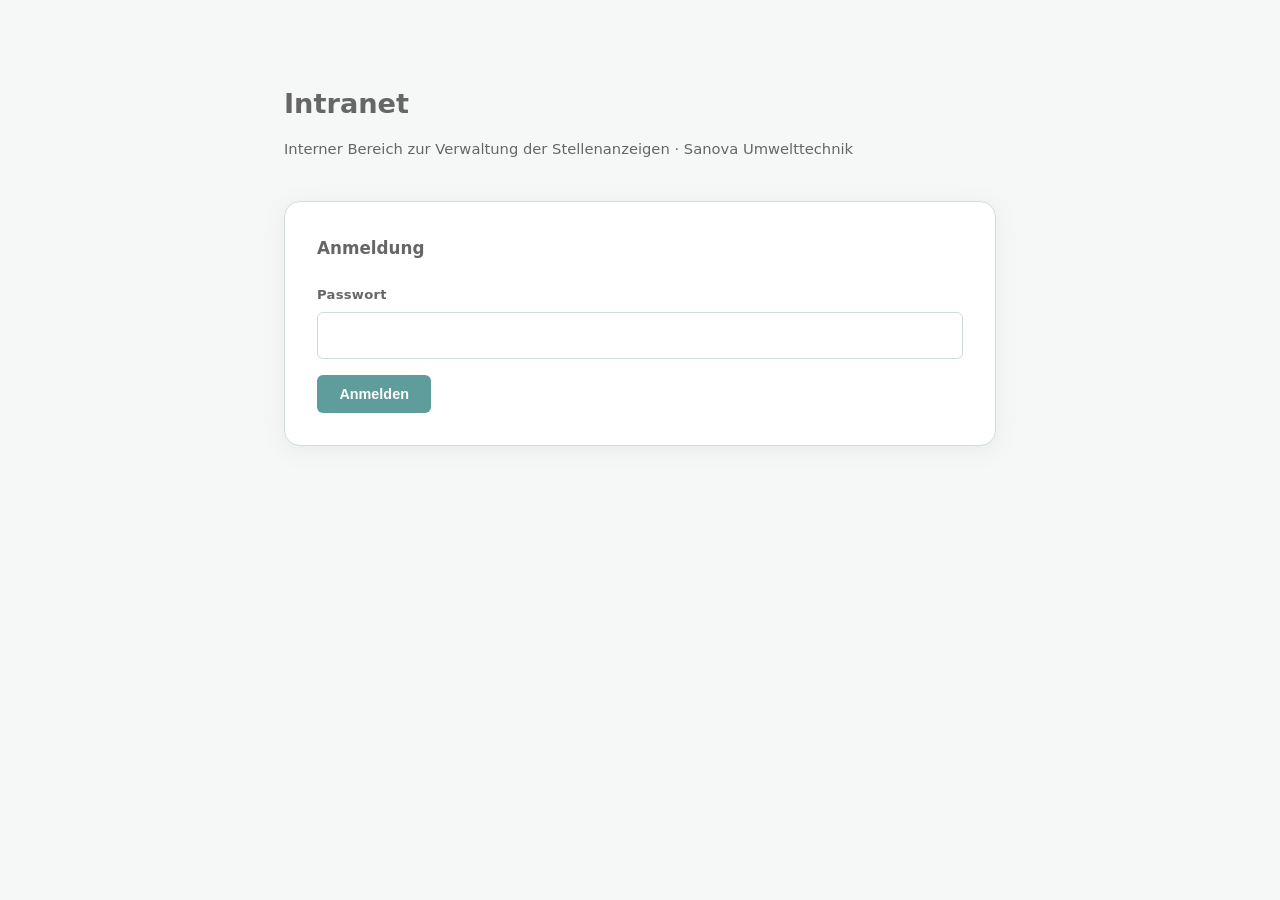
<file: intranet.html>
<!DOCTYPE html>
<html lang="de">
<head>
<meta charset="UTF-8">
<meta name="viewport" content="width=device-width, initial-scale=1.0">
<meta name="robots" content="noindex, nofollow">
<title>Intranet – Sanova Umwelttechnik</title>
<link rel="stylesheet" href="styles.css">
<style>
body{background:var(--bg)}
.intra{max-width:760px;margin:0 auto;padding:5rem 1.5rem 6rem}
.intra h1{font-size:1.7rem;font-weight:700;color:var(--g600);margin-bottom:.5rem}
.intra .sub{color:var(--tl);font-size:.92rem;margin-bottom:2.5rem}
.card{background:#fff;border:1px solid var(--border);border-radius:var(--rl);box-shadow:var(--shadow);padding:2rem;margin-bottom:2rem}
.card h2{font-size:1.05rem;font-weight:700;color:var(--g600);margin-bottom:1.25rem}
.fg{margin-bottom:1rem}
.fg label{display:block;font-size:.82rem;font-weight:600;color:var(--g600);margin-bottom:.35rem}
.fg input,.fg textarea{width:100%;border:1px solid var(--border);border-radius:var(--r);padding:.6rem .8rem;font:inherit;font-size:.9rem;color:var(--text);background:#fff}
.fg textarea{min-height:5.5rem;resize:vertical}
.fg small{display:block;margin-top:.3rem;color:var(--tl);font-size:.76rem}
.frow2{display:grid;grid-template-columns:1fr 1fr;gap:1rem}
.btn{display:inline-flex;align-items:center;gap:.5rem;background:var(--teal);color:#fff;border:none;border-radius:var(--r);padding:.7rem 1.4rem;font-weight:600;font-size:.9rem;cursor:pointer}
.btn:hover{background:var(--teal-l)}
.btn.outline{background:transparent;color:var(--teal);border:1.5px solid var(--teal)}
.btn.danger{background:#b3453f}
.btn.danger:hover{background:#c65b54}
.btn[disabled]{opacity:.5;cursor:not-allowed}
.joblist{display:flex;flex-direction:column;gap:.75rem}
.jobrow{display:flex;justify-content:space-between;align-items:center;border:1px solid var(--border);border-radius:var(--r);padding:.85rem 1.1rem}
.jobrow strong{font-size:.9rem;color:var(--g600)}
.jobrow span{display:block;font-size:.78rem;color:var(--tl)}
.jobrow-actions{display:flex;gap:.5rem}
.msg{font-size:.85rem;border-radius:var(--r);padding:.7rem 1rem;margin-bottom:1.25rem}
.msg.err{background:#fdeceb;color:#a13a34}
.msg.ok{background:#e9f5f0;color:#2c6e52}
[hidden]{display:none!important}
.hint{font-size:.78rem;color:var(--tl);line-height:1.6}
</style>
</head>
<body>
<div class="intra">
  <h1>Intranet</h1>
  <p class="sub">Interner Bereich zur Verwaltung der Stellenanzeigen · Sanova Umwelttechnik</p>

  <!-- STEP 1: PASSWORT -->
  <div class="card" id="gate">
    <h2>Anmeldung</h2>
    <div id="gate-msg"></div>
    <div class="fg"><label>Passwort</label><input type="password" id="pw" autocomplete="off"></div>
    <button class="btn" onclick="checkPw()">Anmelden</button>
  </div>

  <!-- STEP 2: GITHUB TOKEN -->
  <div class="card" id="tokenCard" hidden>
    <h2>Mit GitHub verbinden</h2>
    <p class="hint" style="margin-bottom:1rem">Zum Speichern von Änderungen wird ein persönlicher GitHub-Token mit Schreibrechten auf dieses Repository benötigt (Settings → Developer settings → Personal access tokens → Fine-grained, Berechtigung „Contents: Read and write" auf das Repo <code>sanova-umwelttechnik-website</code>). Der Token wird ausschließlich lokal in deinem Browser gespeichert und nie in den Code übernommen.</p>
    <div id="token-msg"></div>
    <div class="fg"><label>GitHub Personal Access Token</label><input type="password" id="ghtoken" autocomplete="off" placeholder="ghp_..."></div>
    <button class="btn" onclick="connectGithub()">Verbinden</button>
  </div>

  <!-- STEP 3: VERWALTUNG -->
  <div id="admin" hidden>
    <div class="card">
      <h2>Bestehende Stellenanzeigen</h2>
      <div id="joblist" class="joblist"><p class="hint">Lade…</p></div>
    </div>

    <div class="card">
      <h2 id="formTitle">Neue Stellenanzeige</h2>
      <div id="form-msg"></div>
      <input type="hidden" id="editId">
      <div class="fg"><label>Titel *</label><input type="text" id="f-title" placeholder="z.B. Schadstofffachkraft / Sanierungsarbeiter (m/w/d)"></div>
      <div class="fg"><label>Untertitel</label><input type="text" id="f-subtitle" placeholder="z.B. Gebäudeschadstoffsanierung – Asbest, KMF, PCB, PAK"></div>
      <div class="frow2">
        <div class="fg"><label>Badge</label><input type="text" id="f-badge" placeholder="z.B. Vollzeit · Sofort"></div>
        <div class="fg"><label>Start</label><input type="text" id="f-start" placeholder="z.B. Ab sofort"></div>
      </div>
      <div class="frow2">
        <div class="fg"><label>Einsatzort</label><input type="text" id="f-location" placeholder="z.B. Reinheim & bundesweite Einsätze"></div>
        <div class="fg"><label>Arbeitszeit</label><input type="text" id="f-hours" placeholder="z.B. Vollzeit (40 Std./Woche)"></div>
      </div>
      <div class="fg"><label>Aufgaben (eine Zeile pro Punkt)</label><textarea id="f-tasks"></textarea></div>
      <div class="fg"><label>Profil (eine Zeile pro Punkt)</label><textarea id="f-profile"></textarea></div>
      <div class="fg"><label>Wir bieten (eine Zeile pro Punkt)</label><textarea id="f-benefits"></textarea></div>
      <button class="btn" id="saveBtn" onclick="saveJob()">Speichern</button>
      <button class="btn outline" id="cancelBtn" onclick="resetForm()" hidden>Abbrechen</button>
    </div>

    <button class="btn outline" onclick="logout()">Abmelden</button>
  </div>
</div>

<script>
const PW_HASH = '124a4357d733c3f81a154c8e26c0a17cb726d608244fc1eb3f3c59b179640134';
const OWNER = 'SanovaUmwelttechnik';
const REPO = 'sanova-umwelttechnik-website';
const BRANCH = 'master';
const FILE_PATH = 'jobs.json';

async function sha256(text){
  const buf = await crypto.subtle.digest('SHA-256', new TextEncoder().encode(text));
  return Array.from(new Uint8Array(buf)).map(b=>b.toString(16).padStart(2,'0')).join('');
}

async function checkPw(){
  const pw = document.getElementById('pw').value;
  const hash = await sha256(pw);
  if(hash === PW_HASH){
    sessionStorage.setItem('sanova_intranet_ok','1');
    document.getElementById('gate').hidden = true;
    afterLogin();
  } else {
    document.getElementById('gate-msg').innerHTML = '<div class="msg err">Falsches Passwort.</div>';
  }
}

function afterLogin(){
  const token = localStorage.getItem('sanova_gh_token');
  if(token){
    document.getElementById('tokenCard').hidden = true;
    document.getElementById('admin').hidden = false;
    loadJobs();
  } else {
    document.getElementById('tokenCard').hidden = false;
  }
}

function connectGithub(){
  const t = document.getElementById('ghtoken').value.trim();
  if(!t){ document.getElementById('token-msg').innerHTML = '<div class="msg err">Bitte Token eingeben.</div>'; return; }
  localStorage.setItem('sanova_gh_token', t);
  document.getElementById('tokenCard').hidden = true;
  document.getElementById('admin').hidden = false;
  loadJobs();
}

function logout(){
  sessionStorage.removeItem('sanova_intranet_ok');
  localStorage.removeItem('sanova_gh_token');
  location.reload();
}

function ghHeaders(){
  return {
    'Authorization': 'Bearer ' + localStorage.getItem('sanova_gh_token'),
    'Accept': 'application/vnd.github+json'
  };
}

function b64EncodeUnicode(str){
  return btoa(unescape(encodeURIComponent(str)));
}
function b64DecodeUnicode(str){
  return decodeURIComponent(escape(atob(str)));
}

let currentJobs = [];
let currentSha = null;

async function loadJobs(){
  const list = document.getElementById('joblist');
  list.innerHTML = '<p class="hint">Lade…</p>';
  try{
    const res = await fetch(`https://api.github.com/repos/${OWNER}/${REPO}/contents/${FILE_PATH}?ref=${BRANCH}`, { headers: ghHeaders() });
    if(!res.ok){
      if(res.status === 401){ throw new Error('Token ungültig oder abgelaufen.'); }
      if(res.status === 404){ currentJobs = []; currentSha = null; renderJobList(); return; }
      throw new Error('GitHub-Fehler: ' + res.status);
    }
    const data = await res.json();
    currentSha = data.sha;
    currentJobs = JSON.parse(b64DecodeUnicode(data.content));
    renderJobList();
  } catch(e){
    list.innerHTML = `<div class="msg err">${e.message}</div>`;
  }
}

function renderJobList(){
  const list = document.getElementById('joblist');
  if(!currentJobs.length){
    list.innerHTML = '<p class="hint">Keine Stellenanzeigen vorhanden.</p>';
    return;
  }
  list.innerHTML = currentJobs.map(j => `
    <div class="jobrow">
      <div><strong>${escapeHtml(j.title)}</strong><span>${escapeHtml(j.subtitle||'')}</span></div>
      <div class="jobrow-actions">
        <button class="btn outline" onclick="editJob('${j.id}')">Bearbeiten</button>
        <button class="btn danger" onclick="deleteJob('${j.id}')">Löschen</button>
      </div>
    </div>`).join('');
}

function escapeHtml(s){ const d=document.createElement('div'); d.textContent=s; return d.innerHTML; }

function slugify(s){
  return s.toLowerCase().normalize('NFD').replace(/[̀-ͯ]/g,'')
    .replace(/[^a-z0-9]+/g,'-').replace(/(^-|-$)/g,'') || 'stelle-' + Date.now();
}

function linesToArr(text){
  return text.split('\n').map(s=>s.trim()).filter(Boolean);
}

function editJob(id){
  const j = currentJobs.find(x=>x.id===id);
  if(!j) return;
  document.getElementById('editId').value = j.id;
  document.getElementById('f-title').value = j.title||'';
  document.getElementById('f-subtitle').value = j.subtitle||'';
  document.getElementById('f-badge').value = j.badge||'';
  document.getElementById('f-start').value = j.start||'';
  document.getElementById('f-location').value = j.location||'';
  document.getElementById('f-hours').value = j.hours||'';
  document.getElementById('f-tasks').value = (j.tasks||[]).join('\n');
  document.getElementById('f-profile').value = (j.profile||[]).join('\n');
  document.getElementById('f-benefits').value = (j.benefits||[]).join('\n');
  document.getElementById('formTitle').textContent = 'Stellenanzeige bearbeiten';
  document.getElementById('cancelBtn').hidden = false;
  window.scrollTo({top: document.getElementById('formTitle').offsetTop - 20, behavior:'smooth'});
}

function resetForm(){
  document.getElementById('editId').value = '';
  ['f-title','f-subtitle','f-badge','f-start','f-location','f-hours','f-tasks','f-profile','f-benefits']
    .forEach(id=>document.getElementById(id).value = '');
  document.getElementById('formTitle').textContent = 'Neue Stellenanzeige';
  document.getElementById('cancelBtn').hidden = true;
  document.getElementById('form-msg').innerHTML = '';
}

async function deleteJob(id){
  if(!confirm('Diese Stellenanzeige wirklich löschen?')) return;
  currentJobs = currentJobs.filter(j=>j.id!==id);
  await persistJobs('Stellenanzeige entfernt (Intranet)');
}

async function saveJob(){
  const title = document.getElementById('f-title').value.trim();
  if(!title){ document.getElementById('form-msg').innerHTML = '<div class="msg err">Titel ist erforderlich.</div>'; return; }
  const editId = document.getElementById('editId').value;
  const job = {
    id: editId || slugify(title),
    badge: document.getElementById('f-badge').value.trim(),
    title,
    subtitle: document.getElementById('f-subtitle').value.trim(),
    location: document.getElementById('f-location').value.trim(),
    hours: document.getElementById('f-hours').value.trim(),
    start: document.getElementById('f-start').value.trim(),
    tasks: linesToArr(document.getElementById('f-tasks').value),
    profile: linesToArr(document.getElementById('f-profile').value),
    benefits: linesToArr(document.getElementById('f-benefits').value)
  };
  if(editId){
    currentJobs = currentJobs.map(j=>j.id===editId ? job : j);
  } else {
    currentJobs.push(job);
  }
  await persistJobs(editId ? 'Stellenanzeige aktualisiert (Intranet)' : 'Neue Stellenanzeige (Intranet)');
  resetForm();
}

async function persistJobs(message){
  const msgEl = document.getElementById('form-msg');
  msgEl.innerHTML = '<div class="msg ok">Speichere…</div>';
  document.getElementById('saveBtn').disabled = true;
  try{
    const body = {
      message,
      content: b64EncodeUnicode(JSON.stringify(currentJobs, null, 2)),
      branch: BRANCH
    };
    if(currentSha) body.sha = currentSha;
    const res = await fetch(`https://api.github.com/repos/${OWNER}/${REPO}/contents/${FILE_PATH}`, {
      method: 'PUT',
      headers: { ...ghHeaders(), 'Content-Type': 'application/json' },
      body: JSON.stringify(body)
    });
    if(!res.ok){
      const err = await res.json().catch(()=>({}));
      throw new Error(err.message || ('GitHub-Fehler: ' + res.status));
    }
    const data = await res.json();
    currentSha = data.content.sha;
    msgEl.innerHTML = '<div class="msg ok">Gespeichert. Änderung ist in ca. 1 Minute live.</div>';
    renderJobList();
  } catch(e){
    msgEl.innerHTML = `<div class="msg err">Fehler: ${e.message}</div>`;
  } finally {
    document.getElementById('saveBtn').disabled = false;
  }
}

if(sessionStorage.getItem('sanova_intranet_ok') === '1'){
  document.getElementById('gate').hidden = true;
  afterLogin();
}
</script>
</body>
</html>
</file>
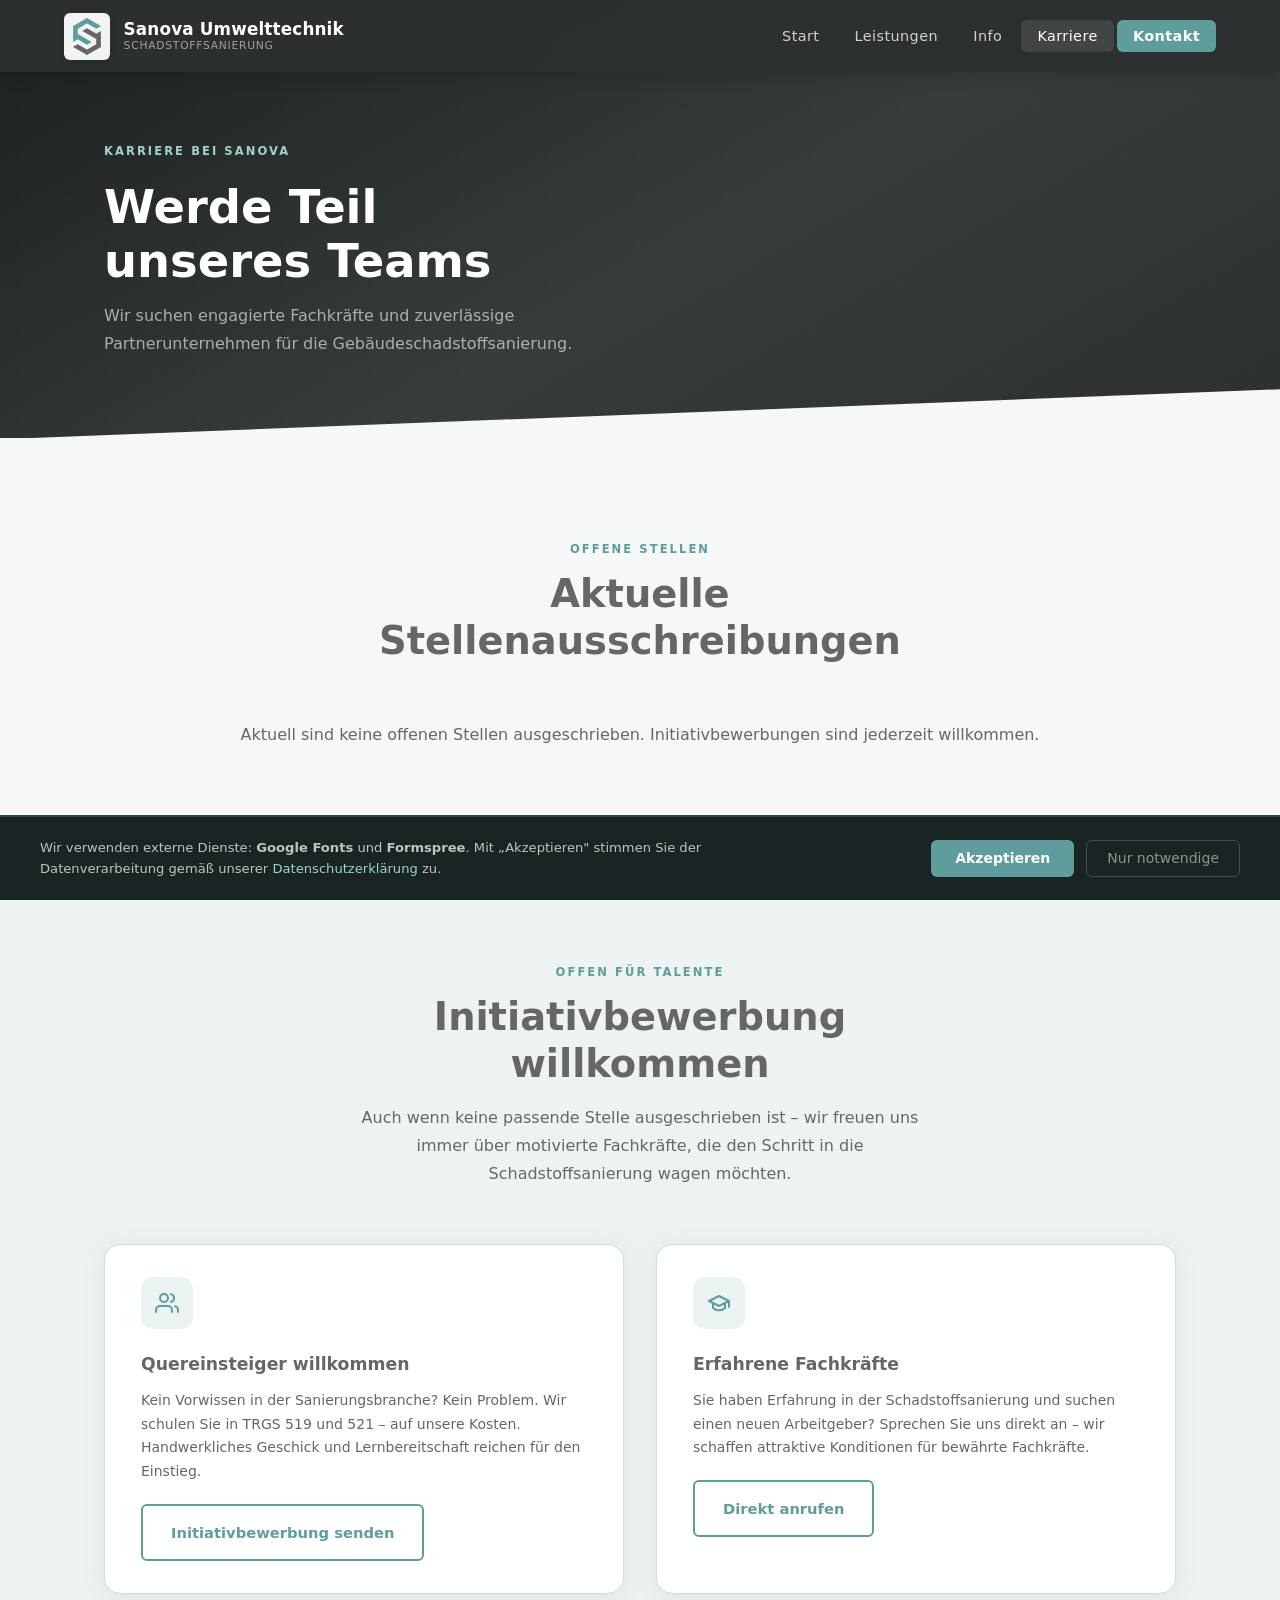
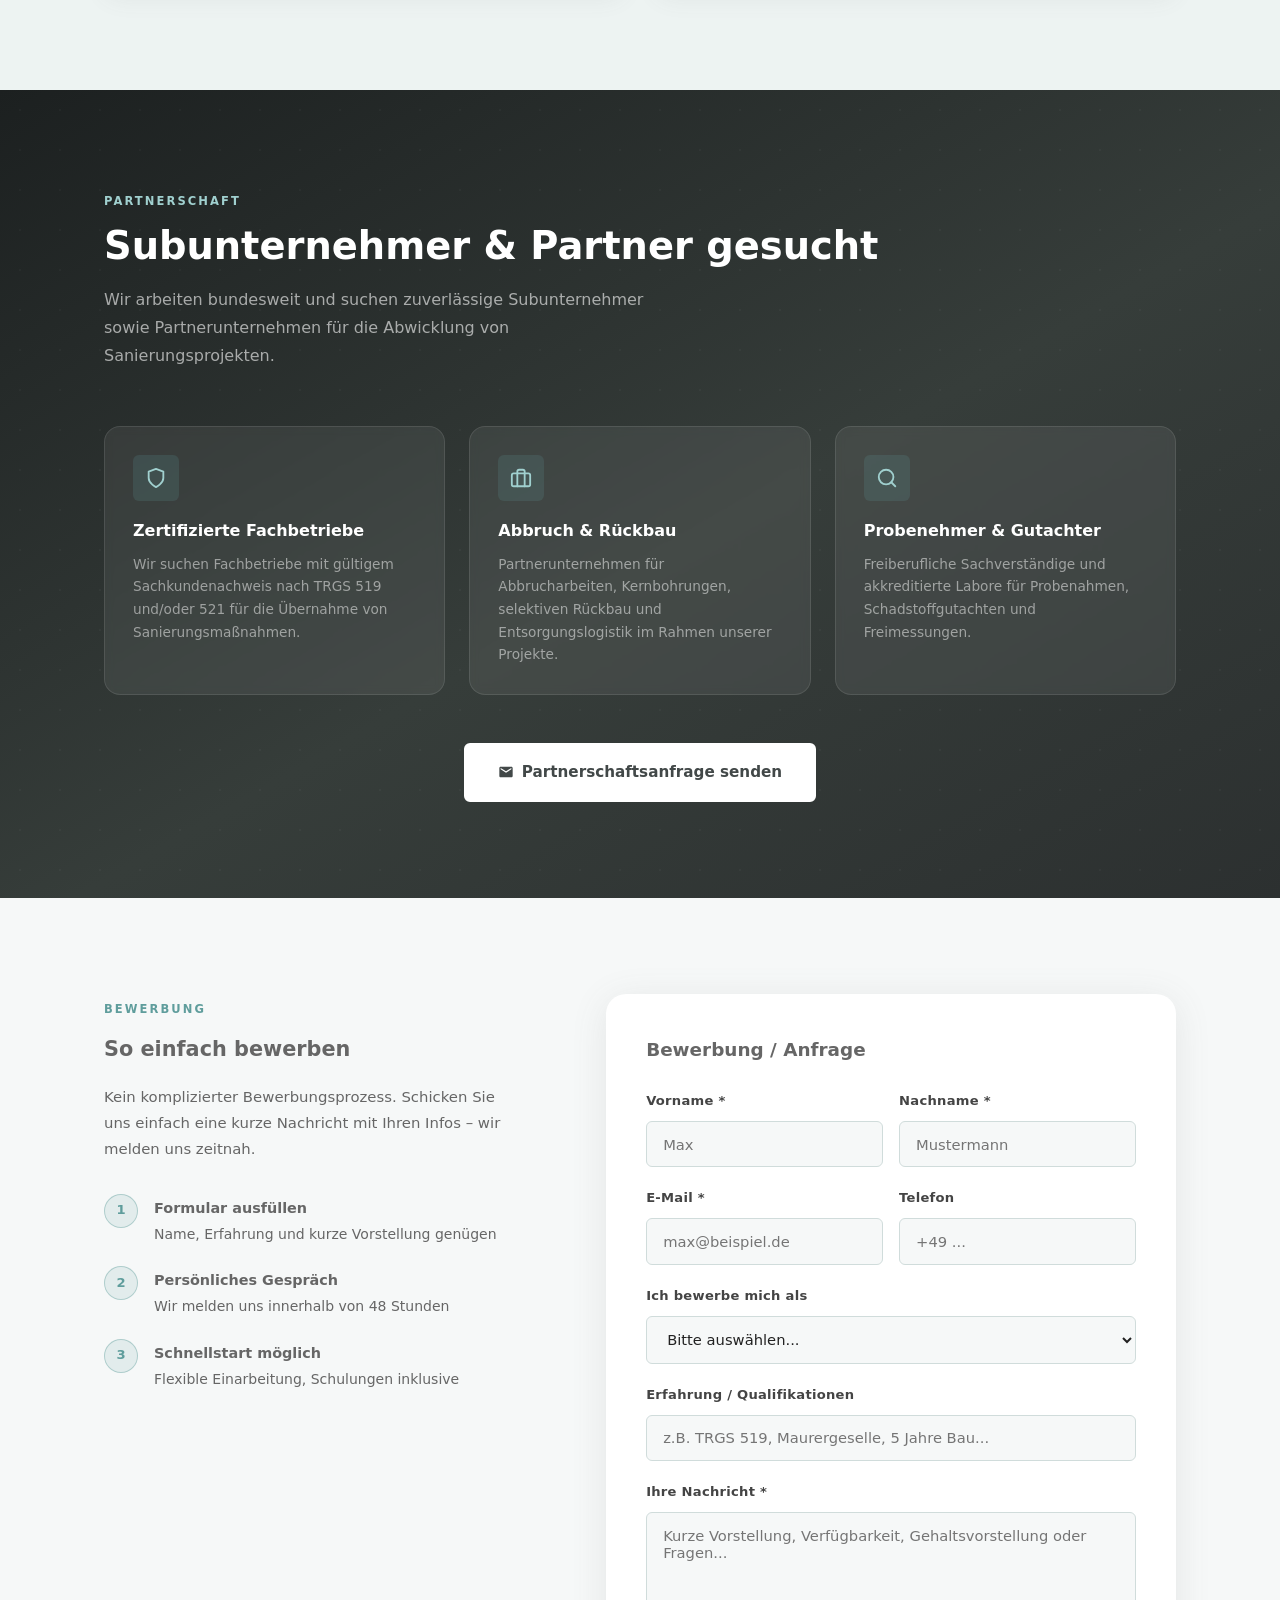
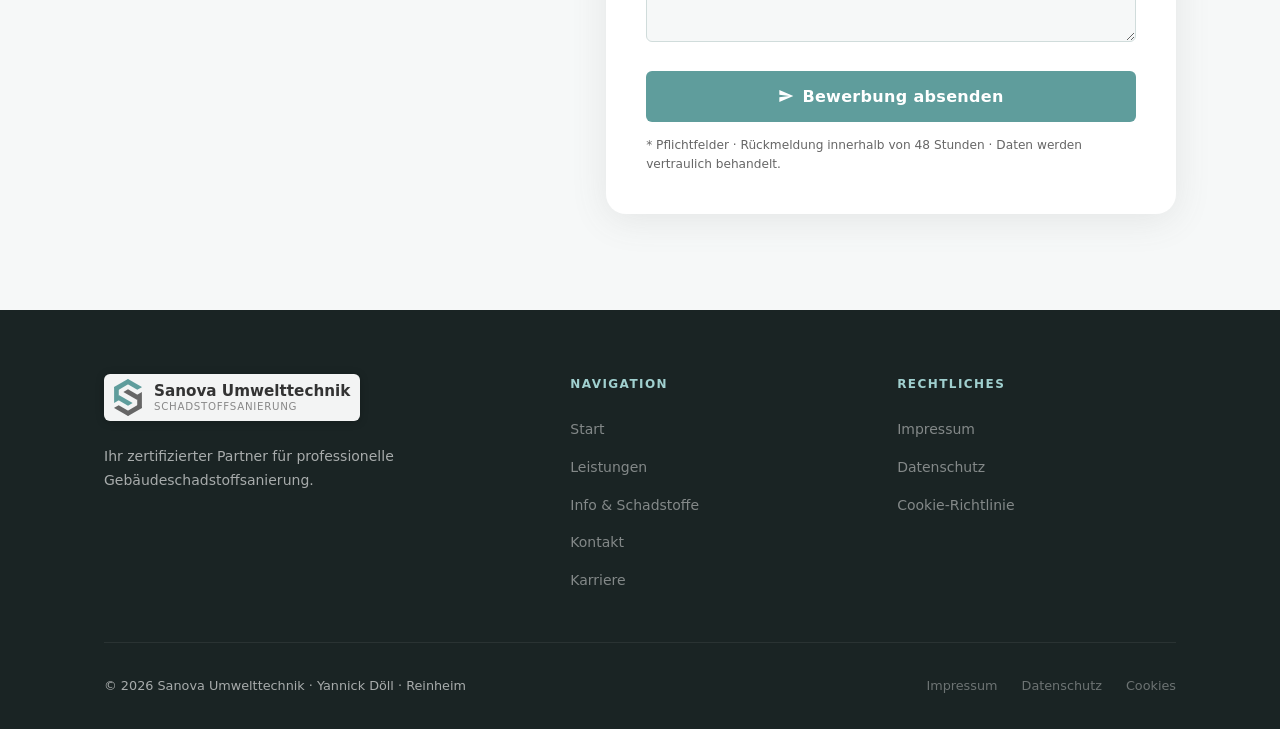
<file: karriere.html>
﻿<!DOCTYPE html>
<html lang="de">
<head>
<meta charset="UTF-8">
<meta name="viewport" content="width=device-width, initial-scale=1.0">
<meta name="robots" content="noindex, nofollow">
<title>Karriere – Sanova Umwelttechnik</title>
<meta name="description" content="Werde Teil von Sanova Umwelttechnik. Offene Stellen, Initiativbewerbung und Subunternehmer-Partnerschaften in der Schadstoffsanierung.">
<link rel="stylesheet" href="styles.css">
<style>
.karr-page{padding:6rem 0 7rem;background:var(--bg)}
.karr-page + .karr-section{background:#fff}

/* Job card */
.job-card{background:#fff;border-radius:var(--rl);border:1px solid var(--border);overflow:hidden;box-shadow:var(--shadow);transition:all var(--tr)}
.job-card:hover{box-shadow:var(--shadow-lg);transform:translateY(-4px)}
.job-head{background:linear-gradient(135deg,var(--g800) 0%,var(--g700) 100%);padding:2rem 2.5rem;position:relative;overflow:hidden}
.job-head::before{content:'';position:absolute;inset:0;background-image:radial-gradient(rgba(255,255,255,.06) 1px,transparent 1px);background-size:32px 32px}
.job-head-inner{position:relative;z-index:1}
.job-badge{display:inline-flex;align-items:center;gap:.4rem;background:rgba(95,157,156,.22);border:1px solid rgba(95,157,156,.4);color:var(--teal-xl);padding:.3rem .9rem;border-radius:2rem;font-size:.72rem;font-weight:700;letter-spacing:.08em;text-transform:uppercase;margin-bottom:1rem}
.job-badge::before{content:'';width:6px;height:6px;border-radius:50%;background:var(--teal-xl);flex-shrink:0}
.job-head h2{font-size:1.55rem;font-weight:700;color:#fff;line-height:1.2;margin-bottom:.5rem}
.job-head p{font-size:.9rem;color:rgba(255,255,255,.6)}
.job-meta{display:flex;gap:1.5rem;margin-top:1.25rem;flex-wrap:wrap}
.job-meta-item{display:flex;align-items:center;gap:.4rem;font-size:.82rem;color:rgba(255,255,255,.7)}
.job-meta-item svg{width:14px;height:14px;fill:var(--teal-xl)}
.job-body{padding:2rem 2.5rem}
.job-body h3{font-size:1rem;font-weight:700;color:var(--g600);margin:1.5rem 0 .75rem}
.job-body h3:first-child{margin-top:0}
.job-body ul{list-style:none;display:flex;flex-direction:column;gap:.5rem;margin-bottom:1rem}
.job-body ul li{display:flex;align-items:flex-start;gap:.6rem;font-size:.9rem;color:var(--tl);line-height:1.6}
.job-body ul li::before{content:'✓';color:var(--teal);font-weight:700;flex-shrink:0;margin-top:.05rem}
.job-actions{display:flex;gap:1rem;margin-top:2rem;flex-wrap:wrap}

/* Initiative card */
.init-section{background:var(--bg-alt);padding:6rem 0}
.init-grid{display:grid;grid-template-columns:1fr 1fr;gap:2rem;margin-top:3.5rem}
.init-card{background:#fff;border-radius:var(--rl);padding:2rem 2.25rem;box-shadow:var(--shadow);border:1px solid var(--border);transition:all var(--tr)}
.init-card:hover{transform:translateY(-3px);box-shadow:var(--shadow-lg)}
.init-ico{width:52px;height:52px;background:var(--teal-dim);border-radius:12px;display:flex;align-items:center;justify-content:center;color:var(--teal);margin-bottom:1.25rem}
.init-card h3{font-size:1.08rem;font-weight:700;color:var(--g600);margin-bottom:.6rem}
.init-card p{font-size:.875rem;color:var(--tl);line-height:1.7;margin-bottom:1.25rem}

/* Subunternehmer */
.sub-section{background:linear-gradient(150deg,#1c2020 0%,#363d3a 55%,#2c3030 100%);padding:6rem 0;position:relative;overflow:hidden}
.sub-section::before{content:'';position:absolute;inset:0;background-image:radial-gradient(rgba(255,255,255,.07) 1px,transparent 1px);background-size:40px 40px;opacity:.4}
.sub-inner{position:relative;z-index:2}
.sub-inner .stag{color:var(--teal-xl)}
.sub-inner .stitle{color:#fff}
.sub-inner .sdesc{color:rgba(255,255,255,.6);max-width:580px}
.sub-grid{display:grid;grid-template-columns:repeat(3,1fr);gap:1.5rem;margin-top:3rem}
.sub-card{background:rgba(255,255,255,.07);border:1px solid rgba(255,255,255,.1);border-radius:var(--rl);padding:1.75rem;backdrop-filter:blur(4px);transition:all var(--tr)}
.sub-card:hover{background:rgba(255,255,255,.11);border-color:rgba(95,157,156,.3)}
.sub-ico{width:46px;height:46px;background:rgba(95,157,156,.18);border-radius:var(--r);display:flex;align-items:center;justify-content:center;margin-bottom:1rem;color:var(--teal-xl)}
.sub-card h3{font-size:1rem;font-weight:700;color:#fff;margin-bottom:.5rem}
.sub-card p{font-size:.855rem;color:rgba(255,255,255,.5);line-height:1.65}
.sub-cta{margin-top:3rem;text-align:center}

/* Form section */
.appl-section{background:var(--bg);padding:6rem 0}
.appl-layout{display:grid;grid-template-columns:1fr 1.35fr;gap:5rem;align-items:start}
.appl-info h3{font-size:1.3rem;font-weight:700;color:var(--g600);margin-bottom:1rem}
.appl-info p{font-size:.93rem;color:var(--tl);line-height:1.75;margin-bottom:1.5rem}
.appl-steps{display:flex;flex-direction:column;gap:1.25rem;margin-top:2rem}
.appl-step{display:flex;gap:1rem;align-items:flex-start}
.appl-num{width:34px;height:34px;min-width:34px;border-radius:50%;background:var(--teal-dim);border:1.5px solid rgba(95,157,156,.4);display:flex;align-items:center;justify-content:center;font-size:.82rem;font-weight:700;color:var(--teal)}
.appl-step div p{font-size:.875rem;color:var(--tl);margin:0}
.appl-step div strong{color:var(--g600);font-size:.9rem}

.job-cols{display:grid;grid-template-columns:1fr 1fr;gap:2rem}
@media(max-width:900px){
  .init-grid,.sub-grid,.appl-layout,.job-cols{grid-template-columns:1fr}
  .job-meta{flex-direction:column;gap:.6rem}
  .job-head{padding:1.75rem}
  .job-body{padding:1.75rem}
  .karr-page{padding:5rem 0}
  .init-section,.sub-section,.appl-section{padding:4.5rem 0}
}
@media(max-width:600px){
  .job-head{padding:1.5rem 1.25rem}
  .job-body{padding:1.5rem 1.25rem}
  .job-actions{flex-direction:column}
  .job-actions a{width:100%;justify-content:center}
  .sub-cta a{width:100%;justify-content:center}
  .init-card{padding:1.5rem}
}
</style>
</head>
<body>

<nav id="nav">
  <a href="index.html" class="n-logo">
    <div class="n-logo-bg">
      <svg class="n-logo-sym" width="28" height="37" viewBox="0 0 622 823" xmlns="http://www.w3.org/2000/svg">
        <path class="lp-g" d="M620 288 620 644 516 644 516 347.939Z" fill-rule="evenodd"/>
        <path class="lp-g" d="M311.668 230.654 568.369 378.86 516.4 468.87 207.731 290.662Z" fill-rule="evenodd"/>
        <path class="lp-g" d="M570.025 552.78 621.994 642.79 312.577 821.43 260.609 731.42Z" fill-rule="evenodd"/>
        <path class="lp-g" d="M104.385 582.97 363.34 732.48 311.372 822.49 1.955 643.85 3.463 641.24Z" fill-rule="evenodd"/>
        <path class="lp-t" d="M2 535 2 179 106 179 106 475.06Z" fill-rule="evenodd"/>
        <path class="lp-t" d="M310.624 592.39 53.923 444.18 105.892 354.17 414.561 532.38Z" fill-rule="evenodd"/>
        <path class="lp-t" d="M52.267 270.263 0.299 180.251 309.715 1.609 361.684 91.621Z" fill-rule="evenodd"/>
        <path class="lp-t" d="M517.908 240.075 258.952 90.567 310.921 0.555 620.337 179.197 618.83 181.807Z" fill-rule="evenodd"/>
      </svg>
    </div>
    <div class="n-logo-name">
      <span class="n-l1">Sanova Umwelttechnik</span>
      <span class="n-l2">Schadstoffsanierung</span>
    </div>
  </a>
  <ul class="nlinks">
    <li><a href="index.html">Start</a></li>
    <li><a href="leistungen.html">Leistungen</a></li>
    <li><a href="info.html">Info</a></li>
    <li><a href="karriere.html" class="active">Karriere</a></li>
    <li><a href="kontakt.html" class="n-cta">Kontakt</a></li>
  </ul>
  <button class="n-ham" id="n-ham" aria-label="Menü öffnen"><span></span><span></span><span></span></button>
</nav>
<div class="n-mob" id="n-mob">
  <a href="index.html">Start</a>
  <a href="leistungen.html">Leistungen</a>
  <a href="info.html">Info</a>
  <a href="karriere.html">Karriere</a>
  <a href="kontakt.html">Kontakt anfragen</a>
</div>

<!-- HERO -->
<div class="page-hero">
  <div class="ctr ph-inner">
    <div class="stag">Karriere bei Sanova</div>
    <h1>Werde Teil<br>unseres Teams</h1>
    <p>Wir suchen engagierte Fachkräfte und zuverlässige Partnerunternehmen für die Gebäudeschadstoffsanierung.</p>
  </div>
</div>

<!-- STELLENANGEBOT -->
<section class="karr-page">
  <div class="ctr">
    <div class="sh rv" style="text-align:center;max-width:640px;margin:0 auto 3.5rem">
      <div class="stag">Offene Stellen</div>
      <h2 class="stitle">Aktuelle Stellenausschreibungen</h2>
    </div>
    <div id="jobs-container">
      <p style="text-align:center;color:var(--tl)">Stellenanzeigen werden geladen…</p>
    </div>
  </div>
</section>

<script>
function esc(s){const d=document.createElement('div');d.textContent=s;return d.innerHTML}
function jobCardHtml(job){
  const li=arr=>(arr||[]).map(i=>`<li>${esc(i)}</li>`).join('');
  return `
    <div class="job-card rv">
      <div class="job-head">
        <div class="job-head-inner">
          <div class="job-badge">${esc(job.badge||'')}</div>
          <h2>${esc(job.title||'')}</h2>
          <p>${esc(job.subtitle||'')}</p>
          <div class="job-meta">
            <div class="job-meta-item">
              <svg viewBox="0 0 24 24"><path d="M12 2C8.13 2 5 5.13 5 9c0 5.25 7 13 7 13s7-7.75 7-13c0-3.87-3.13-7-7-7zm0 9.5c-1.38 0-2.5-1.12-2.5-2.5s1.12-2.5 2.5-2.5 2.5 1.12 2.5 2.5-1.12 2.5-2.5 2.5z"/></svg>
              ${esc(job.location||'')}
            </div>
            <div class="job-meta-item">
              <svg viewBox="0 0 24 24"><path d="M12 2C6.48 2 2 6.48 2 12s4.48 10 10 10 10-4.48 10-10S17.52 2 12 2zm-2 14.5v-9l6 4.5-6 4.5z"/></svg>
              ${esc(job.hours||'')}
            </div>
            <div class="job-meta-item">
              <svg viewBox="0 0 24 24"><circle cx="12" cy="12" r="10"/><polyline points="12 6 12 12 16 14" fill="none" stroke="currentColor" stroke-width="2"/></svg>
              ${esc(job.start||'')}
            </div>
          </div>
        </div>
      </div>
      <div class="job-body">
        <div class="job-cols">
          <div>
            <h3>Ihre Aufgaben</h3>
            <ul>${li(job.tasks)}</ul>
          </div>
          <div>
            <h3>Ihr Profil</h3>
            <ul>${li(job.profile)}</ul>
            <h3>Wir bieten</h3>
            <ul>${li(job.benefits)}</ul>
          </div>
        </div>
        <div class="job-actions">
          <a href="#bewerbung" class="btn-p">
            <svg width="16" height="16" viewBox="0 0 24 24" fill="currentColor"><path d="M2.01 21L23 12 2.01 3 2 10l15 2-15 2z"/></svg>
            Jetzt bewerben
          </a>
          <a href="tel:+4915226486500" class="btn-outline">
            <svg width="16" height="16" viewBox="0 0 24 24" fill="currentColor"><path d="M6.62 10.79c1.44 2.83 3.76 5.14 6.59 6.59l2.2-2.2c.27-.27.67-.36 1.02-.24 1.12.37 2.33.57 3.57.57.55 0 1 .45 1 1V20c0 .55-.45 1-1 1-9.39 0-17-7.61-17-17 0-.55.45-1 1-1h3.5c.55 0 1 .45 1 1 0 1.25.2 2.45.57 3.57.11.35.03.74-.25 1.02l-2.2 2.2z"/></svg>
            Direkt anrufen
          </a>
        </div>
      </div>
    </div>`;
}
fetch('jobs.json?_=' + Date.now())
  .then(r=>r.json())
  .then(jobs=>{
    const c=document.getElementById('jobs-container');
    if(!Array.isArray(jobs)||jobs.length===0){
      c.innerHTML='<p style="text-align:center;color:var(--tl)">Aktuell sind keine offenen Stellen ausgeschrieben. Initiativbewerbungen sind jederzeit willkommen.</p>';
      return;
    }
    c.innerHTML=jobs.map(jobCardHtml).join('');
  })
  .catch(()=>{
    document.getElementById('jobs-container').innerHTML='<p style="text-align:center;color:var(--tl)">Stellenanzeigen konnten nicht geladen werden.</p>';
  });
</script>

<!-- INITIATIVBEWERBUNG -->
<section class="init-section">
  <div class="ctr">
    <div class="sh rv" style="text-align:center;max-width:600px;margin:0 auto 0">
      <div class="stag">Offen für Talente</div>
      <h2 class="stitle">Initiativbewerbung willkommen</h2>
      <p class="sdesc" style="margin:1rem auto 0">Auch wenn keine passende Stelle ausgeschrieben ist – wir freuen uns immer über motivierte Fachkräfte, die den Schritt in die Schadstoffsanierung wagen möchten.</p>
    </div>
    <div class="init-grid">
      <div class="init-card rv">
        <div class="init-ico">
          <svg width="24" height="24" viewBox="0 0 24 24" fill="none" stroke="currentColor" stroke-width="2" stroke-linecap="round" stroke-linejoin="round"><path d="M17 21v-2a4 4 0 0 0-4-4H5a4 4 0 0 0-4 4v2"/><circle cx="9" cy="7" r="4"/><path d="M23 21v-2a4 4 0 0 0-3-3.87"/><path d="M16 3.13a4 4 0 0 1 0 7.75"/></svg>
        </div>
        <h3>Quereinsteiger willkommen</h3>
        <p>Kein Vorwissen in der Sanierungsbranche? Kein Problem. Wir schulen Sie in TRGS 519 und 521 – auf unsere Kosten. Handwerkliches Geschick und Lernbereitschaft reichen für den Einstieg.</p>
        <a href="#bewerbung" class="btn-outline">Initiativbewerbung senden</a>
      </div>
      <div class="init-card rv">
        <div class="init-ico">
          <svg width="24" height="24" viewBox="0 0 24 24" fill="none" stroke="currentColor" stroke-width="2" stroke-linecap="round" stroke-linejoin="round"><path d="M22 10v6M2 10l10-5 10 5-10 5z"/><path d="M6 12v5c3 3 9 3 12 0v-5"/></svg>
        </div>
        <h3>Erfahrene Fachkräfte</h3>
        <p>Sie haben Erfahrung in der Schadstoffsanierung und suchen einen neuen Arbeitgeber? Sprechen Sie uns direkt an – wir schaffen attraktive Konditionen für bewährte Fachkräfte.</p>
        <a href="tel:+4915226486500" class="btn-outline">Direkt anrufen</a>
      </div>
    </div>
  </div>
</section>

<!-- SUBUNTERNEHMER -->
<section class="sub-section">
  <div class="ctr sub-inner">
    <div class="sh rv">
      <div class="stag">Partnerschaft</div>
      <h2 class="stitle">Subunternehmer & Partner gesucht</h2>
      <p class="sdesc">Wir arbeiten bundesweit und suchen zuverlässige Subunternehmer sowie Partnerunternehmen für die Abwicklung von Sanierungsprojekten.</p>
    </div>
    <div class="sub-grid">
      <div class="sub-card rv">
        <div class="sub-ico">
          <svg width="22" height="22" viewBox="0 0 24 24" fill="none" stroke="currentColor" stroke-width="2" stroke-linecap="round" stroke-linejoin="round"><path d="M12 22s8-4 8-10V5l-8-3-8 3v7c0 6 8 10 8 10z"/></svg>
        </div>
        <h3>Zertifizierte Fachbetriebe</h3>
        <p>Wir suchen Fachbetriebe mit gültigem Sachkundenachweis nach TRGS 519 und/oder 521 für die Übernahme von Sanierungsmaßnahmen.</p>
      </div>
      <div class="sub-card rv">
        <div class="sub-ico">
          <svg width="22" height="22" viewBox="0 0 24 24" fill="none" stroke="currentColor" stroke-width="2" stroke-linecap="round" stroke-linejoin="round"><rect x="2" y="7" width="20" height="14" rx="2"/><path d="M16 21V5a2 2 0 0 0-2-2h-4a2 2 0 0 0-2 2v16"/></svg>
        </div>
        <h3>Abbruch & Rückbau</h3>
        <p>Partnerunternehmen für Abbrucharbeiten, Kernbohrungen, selektiven Rückbau und Entsorgungslogistik im Rahmen unserer Projekte.</p>
      </div>
      <div class="sub-card rv">
        <div class="sub-ico">
          <svg width="22" height="22" viewBox="0 0 24 24" fill="none" stroke="currentColor" stroke-width="2" stroke-linecap="round" stroke-linejoin="round"><circle cx="11" cy="11" r="8"/><line x1="21" y1="21" x2="16.65" y2="16.65"/></svg>
        </div>
        <h3>Probenehmer & Gutachter</h3>
        <p>Freiberufliche Sachverständige und akkreditierte Labore für Probenahmen, Schadstoffgutachten und Freimessungen.</p>
      </div>
    </div>
    <div class="sub-cta rv">
      <a href="mailto:info@sanova-umwelttechnik.de" class="btn-p" style="background:#fff;color:var(--g700);border-color:#fff">
        <svg width="16" height="16" viewBox="0 0 24 24" fill="currentColor"><path d="M20 4H4c-1.1 0-2 .9-2 2v12c0 1.1.9 2 2 2h16c1.1 0 2-.9 2-2V6c0-1.1-.9-2-2-2zm0 4l-8 5-8-5V6l8 5 8-5v2z"/></svg>
        Partnerschaftsanfrage senden
      </a>
    </div>
  </div>
</section>

<!-- BEWERBUNGSFORMULAR -->
<section class="appl-section" id="bewerbung">
  <div class="ctr">
    <div class="appl-layout">
      <div class="appl-info rv">
        <div class="stag">Bewerbung</div>
        <h3>So einfach bewerben</h3>
        <p>Kein komplizierter Bewerbungsprozess. Schicken Sie uns einfach eine kurze Nachricht mit Ihren Infos – wir melden uns zeitnah.</p>
        <div class="appl-steps">
          <div class="appl-step">
            <div class="appl-num">1</div>
            <div><strong>Formular ausfüllen</strong><p>Name, Erfahrung und kurze Vorstellung genügen</p></div>
          </div>
          <div class="appl-step">
            <div class="appl-num">2</div>
            <div><strong>Persönliches Gespräch</strong><p>Wir melden uns innerhalb von 48 Stunden</p></div>
          </div>
          <div class="appl-step">
            <div class="appl-num">3</div>
            <div><strong>Schnellstart möglich</strong><p>Flexible Einarbeitung, Schulungen inklusive</p></div>
          </div>
        </div>
      </div>
      <div class="cform rv">
        <h3 style="font-size:1.15rem;font-weight:700;color:var(--g600);margin-bottom:1.5rem">Bewerbung / Anfrage</h3>
        <form action="https://formspree.io/f/xredarey" method="POST" novalidate>
          <input type="hidden" name="_subject" value="Karriere-Anfrage – Sanova Umwelttechnik">
          <div class="frow">
            <div class="fg"><label>Vorname *</label><input type="text" name="vorname" required placeholder="Max"></div>
            <div class="fg"><label>Nachname *</label><input type="text" name="nachname" required placeholder="Mustermann"></div>
          </div>
          <div class="frow">
            <div class="fg"><label>E-Mail *</label><input type="email" name="email" required placeholder="max@beispiel.de"></div>
            <div class="fg"><label>Telefon</label><input type="tel" name="telefon" placeholder="+49 ..."></div>
          </div>
          <div class="fg"><label>Ich bewerbe mich als</label>
            <select name="bewerbungsart">
              <option value="">Bitte auswählen...</option>
              <option>Schadstofffachkraft / Sanierungsarbeiter</option>
              <option>Initiativbewerbung (Quereinsteiger)</option>
              <option>Subunternehmer / Partnerunternehmen</option>
              <option>Probenehmer / Gutachter</option>
              <option>Sonstiges</option>
            </select>
          </div>
          <div class="fg"><label>Erfahrung / Qualifikationen</label><input type="text" name="qualifikation" placeholder="z.B. TRGS 519, Maurergeselle, 5 Jahre Bau..."></div>
          <div class="fg"><label>Ihre Nachricht *</label><textarea name="nachricht" required placeholder="Kurze Vorstellung, Verfügbarkeit, Gehaltsvorstellung oder Fragen..."></textarea></div>
          <button class="fsub" type="submit">
            <svg width="16" height="16" viewBox="0 0 24 24" fill="currentColor"><path d="M2.01 21L23 12 2.01 3 2 10l15 2-15 2z"/></svg>
            Bewerbung absenden
          </button>
          <p style="font-size:.76rem;color:var(--tl);margin-top:.85rem;line-height:1.6">* Pflichtfelder · Rückmeldung innerhalb von 48 Stunden · Daten werden vertraulich behandelt.</p>
        </form>
      </div>
    </div>
  </div>
</section>

<footer>
  <div class="ctr">
    <div class="ftop">
      <div class="fbrand">
        <div class="fbrand-logo">
          <div style="background:rgba(255,255,255,.95);border-radius:6px;padding:5px 10px;display:inline-flex;align-items:center;gap:.75rem;box-shadow:0 1px 8px rgba(0,0,0,.22)">
            <svg width="28" height="37" viewBox="0 0 622 823" xmlns="http://www.w3.org/2000/svg">
              <path d="M620 288 620 644 516 644 516 347.939Z" fill="#666666" fill-rule="evenodd"/>
              <path d="M311.668 230.654 568.369 378.86 516.4 468.87 207.731 290.662Z" fill="#666666" fill-rule="evenodd"/>
              <path d="M570.025 552.78 621.994 642.79 312.577 821.43 260.609 731.42Z" fill="#666666" fill-rule="evenodd"/>
              <path d="M104.385 582.97 363.34 732.48 311.372 822.49 1.955 643.85 3.463 641.24Z" fill="#666666" fill-rule="evenodd"/>
              <path d="M2 535 2 179 106 179 106 475.06Z" fill="#5F9D9C" fill-rule="evenodd"/>
              <path d="M310.624 592.39 53.923 444.18 105.892 354.17 414.561 532.38Z" fill="#5F9D9C" fill-rule="evenodd"/>
              <path d="M52.267 270.263 0.299 180.251 309.715 1.609 361.684 91.621Z" fill="#5F9D9C" fill-rule="evenodd"/>
              <path d="M517.908 240.075 258.952 90.567 310.921 0.555 620.337 179.197 618.83 181.807Z" fill="#5F9D9C" fill-rule="evenodd"/>
            </svg>
            <div style="display:flex;flex-direction:column;line-height:1.15">
              <span style="font-size:.95rem;font-weight:700;color:#333">Sanova Umwelttechnik</span>
              <span style="font-size:.64rem;color:#888;text-transform:uppercase;letter-spacing:.07em">Schadstoffsanierung</span>
            </div>
          </div>
        </div>
        <p>Ihr zertifizierter Partner für professionelle Gebäudeschadstoffsanierung.</p>
      </div>
      <div class="fcol"><h4>Navigation</h4><ul>
        <li><a href="index.html">Start</a></li>
        <li><a href="leistungen.html">Leistungen</a></li>
        <li><a href="info.html">Info &amp; Schadstoffe</a></li>
        <li><a href="kontakt.html">Kontakt</a></li>
        <li><a href="karriere.html">Karriere</a></li>
      </ul></div>
      <div class="fcol"><h4>Rechtliches</h4><ul>
        <li><a href="impressum.html">Impressum</a></li>
        <li><a href="datenschutz.html">Datenschutz</a></li>
        <li><a href="cookies.html">Cookie-Richtlinie</a></li>
      </ul></div>
    </div>
    <div class="fbot">
      <p>© 2026 Sanova Umwelttechnik · Yannick Döll · Reinheim</p>
      <div class="fbot-links"><a href="impressum.html">Impressum</a><a href="datenschutz.html">Datenschutz</a><a href="cookies.html">Cookies</a></div>
    </div>
  </div>
</footer>

<div id="cb" class="cb">
  <p class="cb-text">Wir verwenden externe Dienste: <strong>Google Fonts</strong> und <strong>Formspree</strong>. Mit „Akzeptieren" stimmen Sie der Datenverarbeitung gemäß unserer <a href="datenschutz.html">Datenschutzerklärung</a> zu.</p>
  <div class="cb-btns">
    <button class="cb-btn-ok" onclick="acceptCookies()">Akzeptieren</button>
    <button class="cb-btn-no" onclick="rejectCookies()">Nur notwendige</button>
  </div>
</div>
<script src="shared.js"></script>
</body>
</html>
</file>
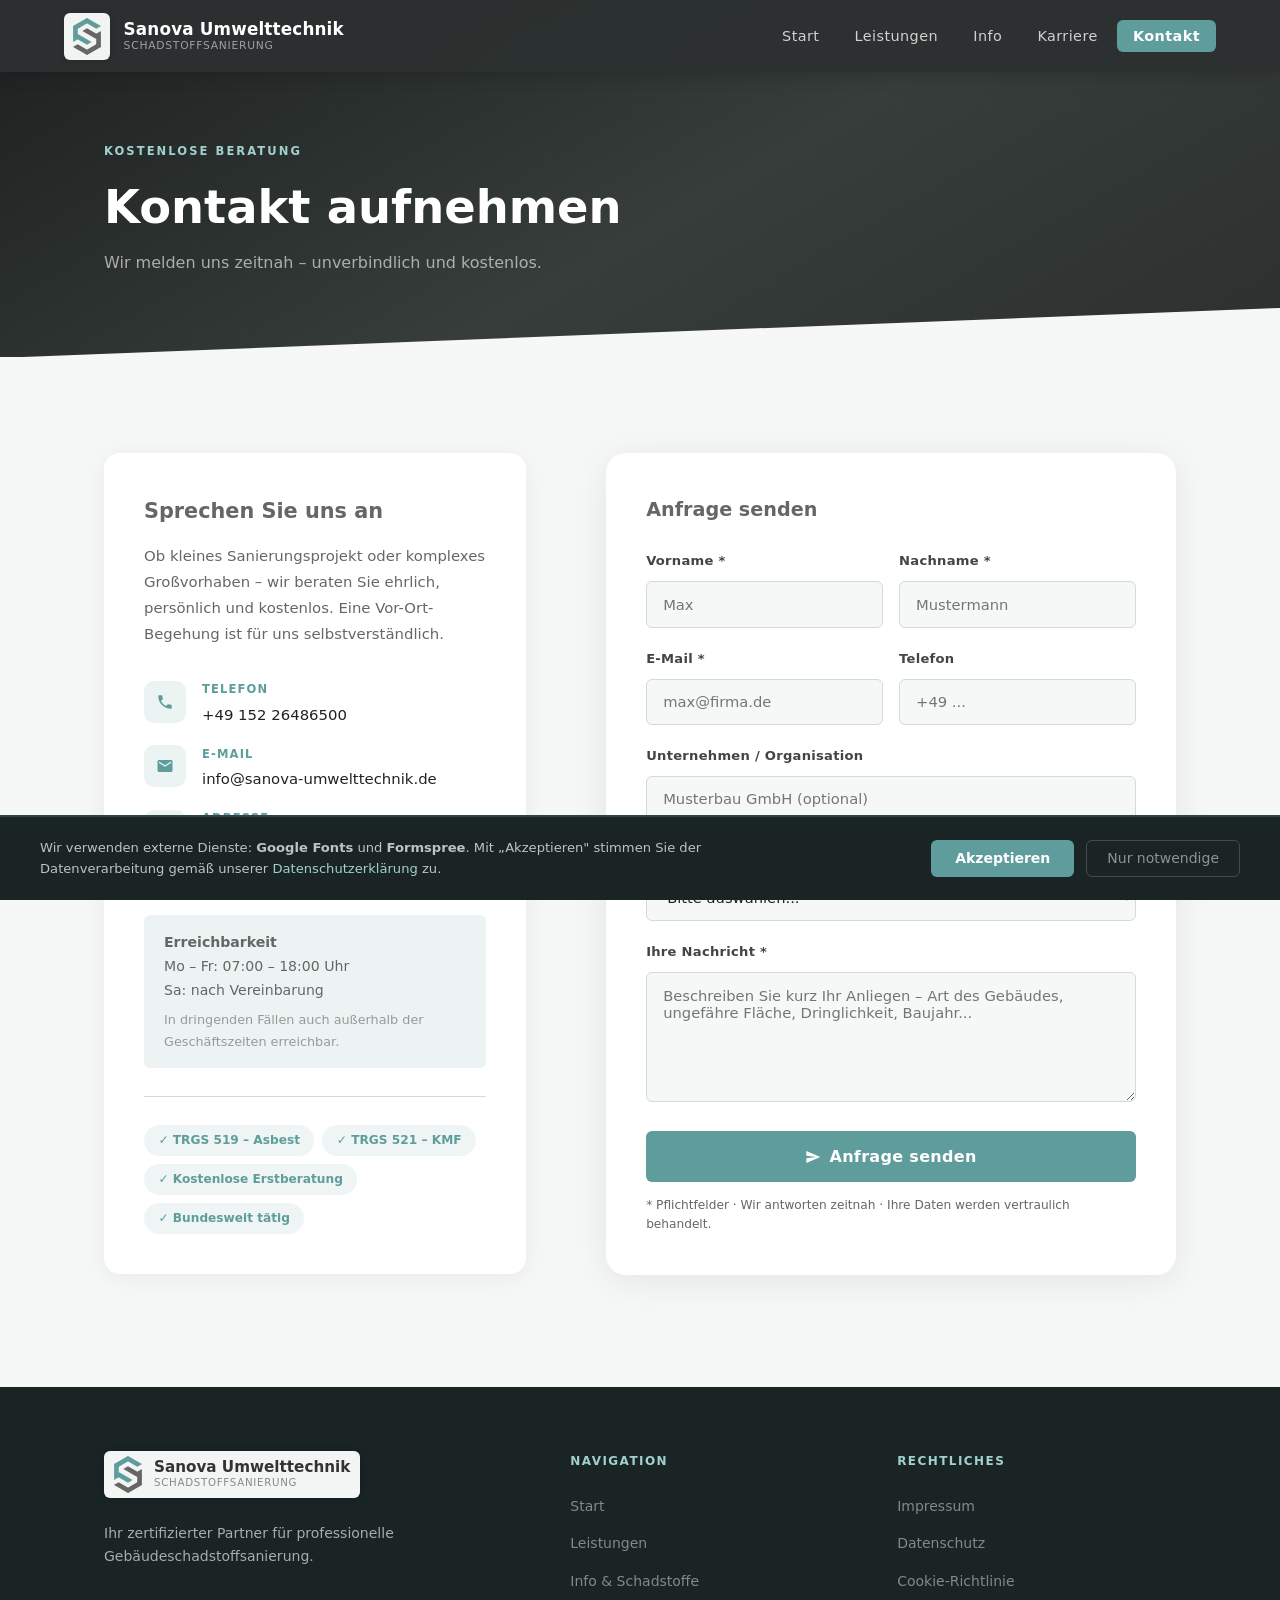
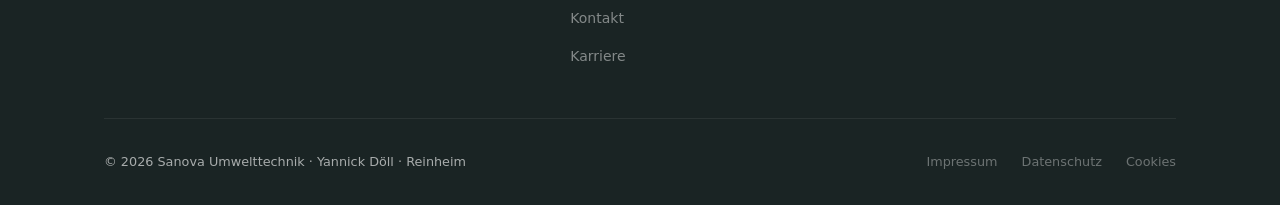
<file: kontakt.html>
﻿<!DOCTYPE html>
<html lang="de">
<head>
<meta charset="UTF-8">
<meta name="viewport" content="width=device-width, initial-scale=1.0">
<meta name="robots" content="noindex, nofollow">
<title>Kontakt – Sanova Umwelttechnik</title>
<meta name="description" content="Kostenlose Beratung anfordern. Wir melden uns zeitnah. Jetzt Kontakt aufnehmen mit Sanova Umwelttechnik.">
<link rel="stylesheet" href="styles.css">
<style>
.kpage{padding:6rem 0 7rem;background:var(--bg)}
.klayout{display:grid;grid-template-columns:1fr 1.35fr;gap:5rem;align-items:start}
.kinfo-box{background:#fff;border-radius:var(--rl);padding:2.5rem;box-shadow:var(--shadow)}
.kinfo-box h3{font-size:1.3rem;font-weight:700;color:var(--g600);margin-bottom:.85rem}
.kinfo-box p{font-size:.93rem;color:var(--tl);line-height:1.75;margin-bottom:2rem}
.kinfo-items{display:flex;flex-direction:column;gap:1rem;margin-bottom:2rem}
.kinfo-item{display:flex;align-items:flex-start;gap:1rem}
.kico{width:42px;height:42px;min-width:42px;background:rgba(95,157,156,.12);border-radius:10px;display:flex;align-items:center;justify-content:center;color:var(--teal);margin-top:.1rem}
.kinfo-item .label{font-size:.72rem;font-weight:700;text-transform:uppercase;letter-spacing:.1em;color:var(--teal);margin-bottom:.15rem}
.kinfo-item .value{font-size:.93rem;color:var(--text)}
.kinfo-item a{color:var(--text);text-decoration:none}
.kinfo-item a:hover{color:var(--teal)}
.khours{background:var(--bg-alt);border-radius:var(--r);padding:1rem 1.25rem;font-size:.88rem;color:var(--tl);line-height:1.7}
.khours strong{color:var(--g600)}
.kbadges{display:flex;flex-wrap:wrap;gap:.5rem;margin-top:1.75rem;padding-top:1.75rem;border-top:1px solid var(--border)}
.kbadge{background:rgba(95,157,156,.1);color:var(--teal);padding:.3rem .9rem;border-radius:2rem;font-size:.76rem;font-weight:600}
@media(max-width:900px){.klayout{grid-template-columns:1fr}}
</style>
</head>
<body>

<nav id="nav">
  <a href="index.html" class="n-logo">
    <div class="n-logo-bg">
      <svg class="n-logo-sym" width="28" height="37" viewBox="0 0 622 823" xmlns="http://www.w3.org/2000/svg">
        <path class="lp-g" d="M620 288 620 644 516 644 516 347.939Z" fill-rule="evenodd"/>
        <path class="lp-g" d="M311.668 230.654 568.369 378.86 516.4 468.87 207.731 290.662Z" fill-rule="evenodd"/>
        <path class="lp-g" d="M570.025 552.78 621.994 642.79 312.577 821.43 260.609 731.42Z" fill-rule="evenodd"/>
        <path class="lp-g" d="M104.385 582.97 363.34 732.48 311.372 822.49 1.955 643.85 3.463 641.24Z" fill-rule="evenodd"/>
        <path class="lp-t" d="M2 535 2 179 106 179 106 475.06Z" fill-rule="evenodd"/>
        <path class="lp-t" d="M310.624 592.39 53.923 444.18 105.892 354.17 414.561 532.38Z" fill-rule="evenodd"/>
        <path class="lp-t" d="M52.267 270.263 0.299 180.251 309.715 1.609 361.684 91.621Z" fill-rule="evenodd"/>
        <path class="lp-t" d="M517.908 240.075 258.952 90.567 310.921 0.555 620.337 179.197 618.83 181.807Z" fill-rule="evenodd"/>
      </svg>
    </div>
    <div class="n-logo-name">
      <span class="n-l1">Sanova Umwelttechnik</span>
      <span class="n-l2">Schadstoffsanierung</span>
    </div>
  </a>
  <ul class="nlinks">
    <li><a href="index.html">Start</a></li>
    <li><a href="leistungen.html">Leistungen</a></li>
    <li><a href="info.html">Info</a></li>
    <li><a href="karriere.html">Karriere</a></li>
    <li><a href="kontakt.html" class="n-cta active">Kontakt</a></li>
  </ul>
  <button class="n-ham" id="n-ham" aria-label="Menü öffnen"><span></span><span></span><span></span></button>
</nav>
<div class="n-mob" id="n-mob">
  <a href="index.html">Start</a>
  <a href="leistungen.html">Leistungen</a>
  <a href="info.html">Info</a>
  <a href="karriere.html">Karriere</a>
  <a href="kontakt.html">Kontakt anfragen</a>
</div>

<div class="page-hero">
  <div class="ctr ph-inner">
    <div class="stag">Kostenlose Beratung</div>
    <h1>Kontakt aufnehmen</h1>
    <p>Wir melden uns zeitnah – unverbindlich und kostenlos.</p>
  </div>
</div>

<section class="kpage">
  <div class="ctr">
    <div class="klayout">

      <!-- Info -->
      <div class="kinfo-box rv">
        <h3>Sprechen Sie uns an</h3>
        <p>Ob kleines Sanierungsprojekt oder komplexes Großvorhaben – wir beraten Sie ehrlich, persönlich und kostenlos. Eine Vor-Ort-Begehung ist für uns selbstverständlich.</p>

        <div class="kinfo-items">
          <div class="kinfo-item">
            <div class="kico">
              <svg width="18" height="18" viewBox="0 0 24 24" fill="currentColor"><path d="M6.62 10.79c1.44 2.83 3.76 5.14 6.59 6.59l2.2-2.2c.27-.27.67-.36 1.02-.24 1.12.37 2.33.57 3.57.57.55 0 1 .45 1 1V20c0 .55-.45 1-1 1-9.39 0-17-7.61-17-17 0-.55.45-1 1-1h3.5c.55 0 1 .45 1 1 0 1.25.2 2.45.57 3.57.11.35.03.74-.25 1.02l-2.2 2.2z"/></svg>
            </div>
            <div>
              <div class="label">Telefon</div>
              <div class="value"><a href="tel:+4915226486500">+49 152 26486500</a></div>
            </div>
          </div>
          <div class="kinfo-item">
            <div class="kico">
              <svg width="18" height="18" viewBox="0 0 24 24" fill="currentColor"><path d="M20 4H4c-1.1 0-2 .9-2 2v12c0 1.1.9 2 2 2h16c1.1 0 2-.9 2-2V6c0-1.1-.9-2-2-2zm0 4l-8 5-8-5V6l8 5 8-5v2z"/></svg>
            </div>
            <div>
              <div class="label">E-Mail</div>
              <div class="value"><a href="mailto:info@sanova-umwelttechnik.de">info@sanova-umwelttechnik.de</a></div>
            </div>
          </div>
          <div class="kinfo-item">
            <div class="kico">
              <svg width="18" height="18" viewBox="0 0 24 24" fill="currentColor"><path d="M12 2C8.13 2 5 5.13 5 9c0 5.25 7 13 7 13s7-7.75 7-13c0-3.87-3.13-7-7-7zm0 9.5c-1.38 0-2.5-1.12-2.5-2.5s1.12-2.5 2.5-2.5 2.5 1.12 2.5 2.5-1.12 2.5-2.5 2.5z"/></svg>
            </div>
            <div>
              <div class="label">Adresse</div>
              <div class="value">Anne-Frank-Str. 32<br>64354 Reinheim</div>
            </div>
          </div>
        </div>

        <div class="khours">
          <strong>Erreichbarkeit</strong><br>
          Mo – Fr: 07:00 – 18:00 Uhr<br>
          Sa: nach Vereinbarung<br>
          <span style="font-size:.8rem;color:#999;margin-top:.4rem;display:block">In dringenden Fällen auch außerhalb der Geschäftszeiten erreichbar.</span>
        </div>

        <div class="kbadges">
          <span class="kbadge">✓ TRGS 519 – Asbest</span>
          <span class="kbadge">✓ TRGS 521 – KMF</span>
          <span class="kbadge">✓ Kostenlose Erstberatung</span>
          <span class="kbadge">✓ Bundesweit tätig</span>
        </div>
      </div>

      <!-- Form -->
      <div class="cform rv">
        <h3 style="font-size:1.2rem;font-weight:700;color:var(--g600);margin-bottom:1.5rem">Anfrage senden</h3>
        <form action="https://formspree.io/f/xredarey" method="POST" novalidate>
          <div class="frow">
            <div class="fg"><label>Vorname *</label><input type="text" name="vorname" required placeholder="Max"></div>
            <div class="fg"><label>Nachname *</label><input type="text" name="nachname" required placeholder="Mustermann"></div>
          </div>
          <div class="frow">
            <div class="fg"><label>E-Mail *</label><input type="email" name="email" required placeholder="max@firma.de"></div>
            <div class="fg"><label>Telefon</label><input type="tel" name="telefon" placeholder="+49 ..."></div>
          </div>
          <div class="fg"><label>Unternehmen / Organisation</label><input type="text" name="unternehmen" placeholder="Musterbau GmbH (optional)"></div>
          <div class="fg"><label>Leistungsgebiet</label>
            <select name="leistung">
              <option value="">Bitte auswählen...</option>
              <option>Asbestsanierung (TRGS 519)</option>
              <option>KMF-Sanierung (TRGS 521)</option>
              <option>PCB-Sanierung</option>
              <option>PAK-Sanierung</option>
              <option>Mehrere Schadstoffe</option>
              <option>Schadstoffgutachten / Beratung</option>
              <option>Unbekannt – Beratung gewünscht</option>
            </select>
          </div>
          <div class="fg"><label>Ihre Nachricht *</label><textarea name="nachricht" required placeholder="Beschreiben Sie kurz Ihr Anliegen – Art des Gebäudes, ungefähre Fläche, Dringlichkeit, Baujahr..."></textarea></div>
          <button class="fsub" type="submit">
            <svg width="16" height="16" viewBox="0 0 24 24" fill="currentColor"><path d="M2.01 21L23 12 2.01 3 2 10l15 2-15 2z"/></svg>
            Anfrage senden
          </button>
          <p style="font-size:.76rem;color:var(--tl);margin-top:.85rem;line-height:1.6">* Pflichtfelder · Wir antworten zeitnah · Ihre Daten werden vertraulich behandelt.</p>
        </form>
      </div>

    </div>
  </div>
</section>

<footer>
  <div class="ctr">
    <div class="ftop">
      <div class="fbrand">
        <div class="fbrand-logo">
          <div style="background:rgba(255,255,255,.95);border-radius:6px;padding:5px 10px;display:inline-flex;align-items:center;gap:.75rem;box-shadow:0 1px 8px rgba(0,0,0,.22)">
            <svg width="28" height="37" viewBox="0 0 622 823" xmlns="http://www.w3.org/2000/svg">
              <path d="M620 288 620 644 516 644 516 347.939Z" fill="#666666" fill-rule="evenodd"/>
              <path d="M311.668 230.654 568.369 378.86 516.4 468.87 207.731 290.662Z" fill="#666666" fill-rule="evenodd"/>
              <path d="M570.025 552.78 621.994 642.79 312.577 821.43 260.609 731.42Z" fill="#666666" fill-rule="evenodd"/>
              <path d="M104.385 582.97 363.34 732.48 311.372 822.49 1.955 643.85 3.463 641.24Z" fill="#666666" fill-rule="evenodd"/>
              <path d="M2 535 2 179 106 179 106 475.06Z" fill="#5F9D9C" fill-rule="evenodd"/>
              <path d="M310.624 592.39 53.923 444.18 105.892 354.17 414.561 532.38Z" fill="#5F9D9C" fill-rule="evenodd"/>
              <path d="M52.267 270.263 0.299 180.251 309.715 1.609 361.684 91.621Z" fill="#5F9D9C" fill-rule="evenodd"/>
              <path d="M517.908 240.075 258.952 90.567 310.921 0.555 620.337 179.197 618.83 181.807Z" fill="#5F9D9C" fill-rule="evenodd"/>
            </svg>
            <div style="display:flex;flex-direction:column;line-height:1.15">
              <span style="font-size:.95rem;font-weight:700;color:#333">Sanova Umwelttechnik</span>
              <span style="font-size:.64rem;color:#888;text-transform:uppercase;letter-spacing:.07em">Schadstoffsanierung</span>
            </div>
          </div>
        </div>
        <p>Ihr zertifizierter Partner für professionelle Gebäudeschadstoffsanierung.</p>
      </div>
      <div class="fcol"><h4>Navigation</h4><ul>
        <li><a href="index.html">Start</a></li>
        <li><a href="leistungen.html">Leistungen</a></li>
        <li><a href="info.html">Info &amp; Schadstoffe</a></li>
        <li><a href="kontakt.html">Kontakt</a></li>
        <li><a href="karriere.html">Karriere</a></li>
      </ul></div>
      <div class="fcol"><h4>Rechtliches</h4><ul>
        <li><a href="impressum.html">Impressum</a></li>
        <li><a href="datenschutz.html">Datenschutz</a></li>
        <li><a href="cookies.html">Cookie-Richtlinie</a></li>
      </ul></div>
    </div>
    <div class="fbot">
      <p>© 2026 Sanova Umwelttechnik · Yannick Döll · Reinheim</p>
      <div class="fbot-links"><a href="impressum.html">Impressum</a><a href="datenschutz.html">Datenschutz</a><a href="cookies.html">Cookies</a></div>
    </div>
  </div>
</footer>

<div id="cb" class="cb">
  <p class="cb-text">Wir verwenden externe Dienste: <strong>Google Fonts</strong> und <strong>Formspree</strong>. Mit „Akzeptieren" stimmen Sie der Datenverarbeitung gemäß unserer <a href="datenschutz.html">Datenschutzerklärung</a> zu.</p>
  <div class="cb-btns">
    <button class="cb-btn-ok" onclick="acceptCookies()">Akzeptieren</button>
    <button class="cb-btn-no" onclick="rejectCookies()">Nur notwendige</button>
  </div>
</div>
<script src="shared.js"></script>
</body>
</html>
</file>
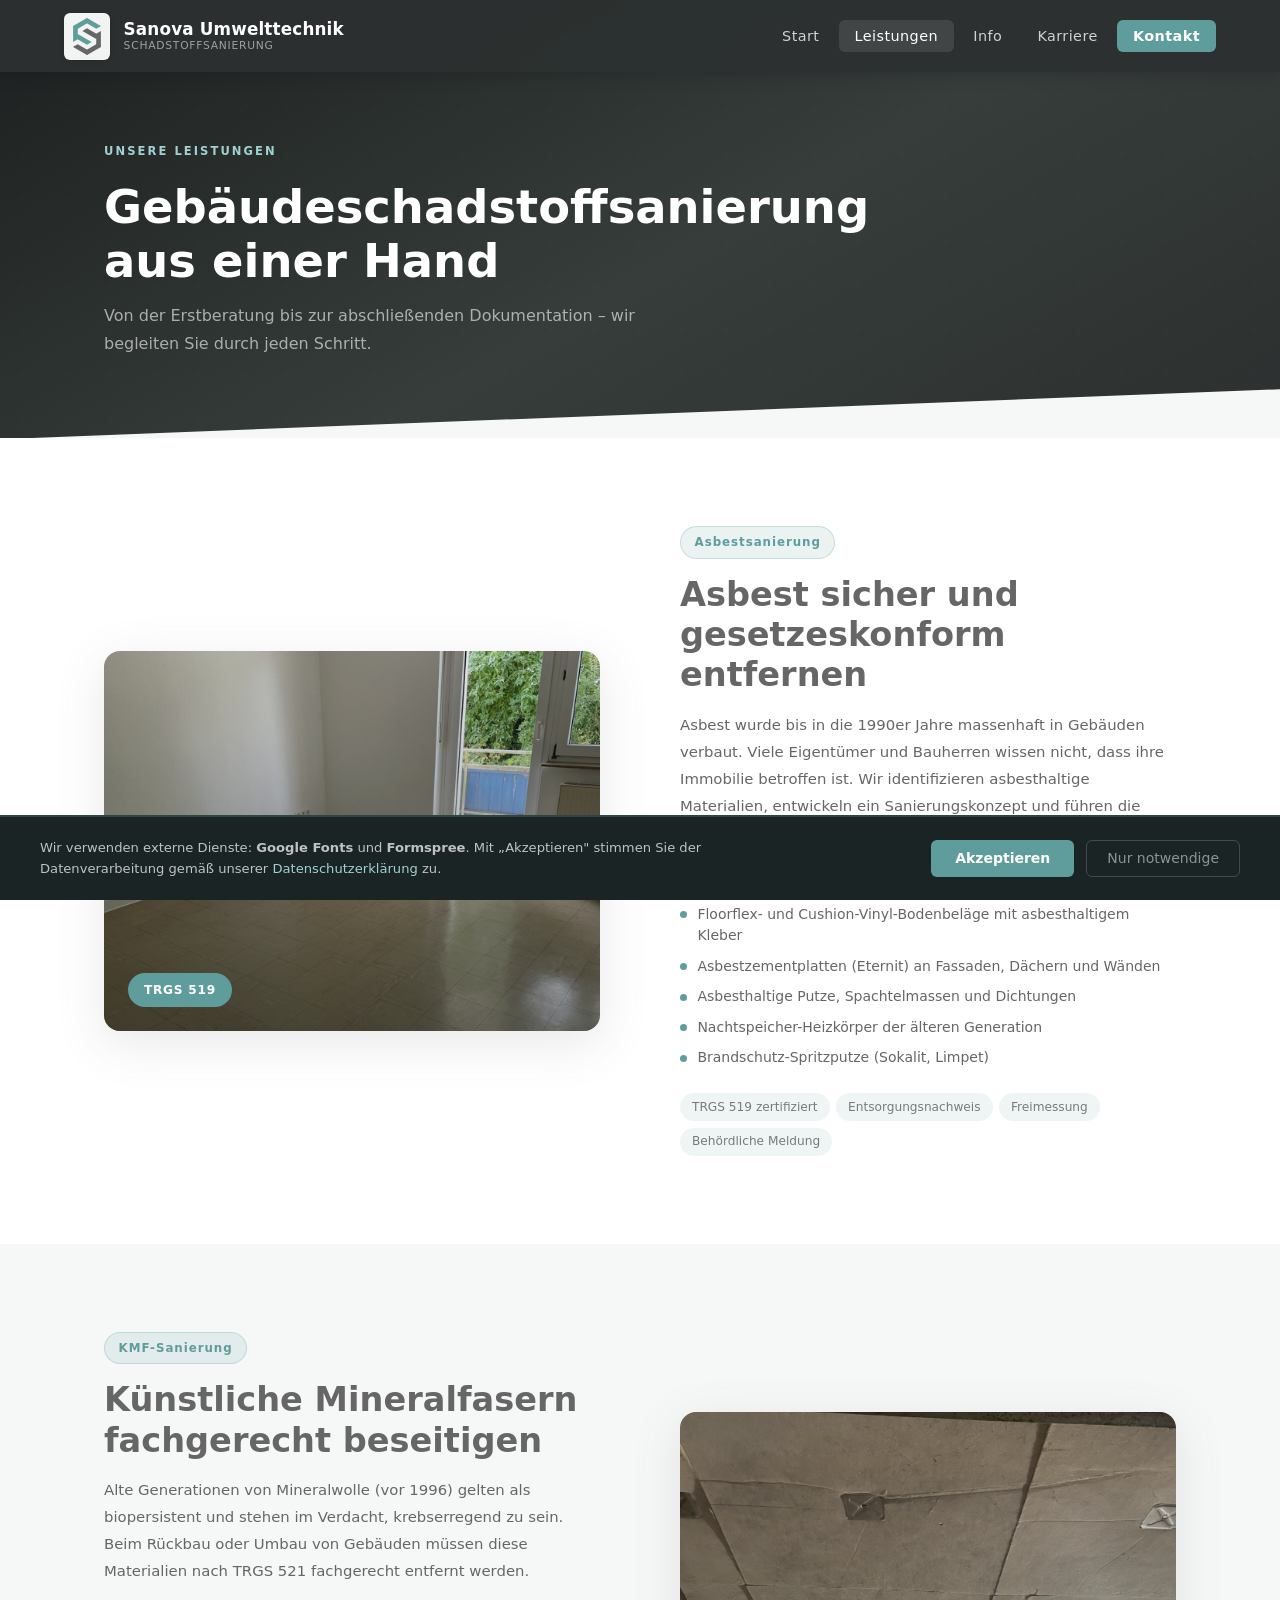
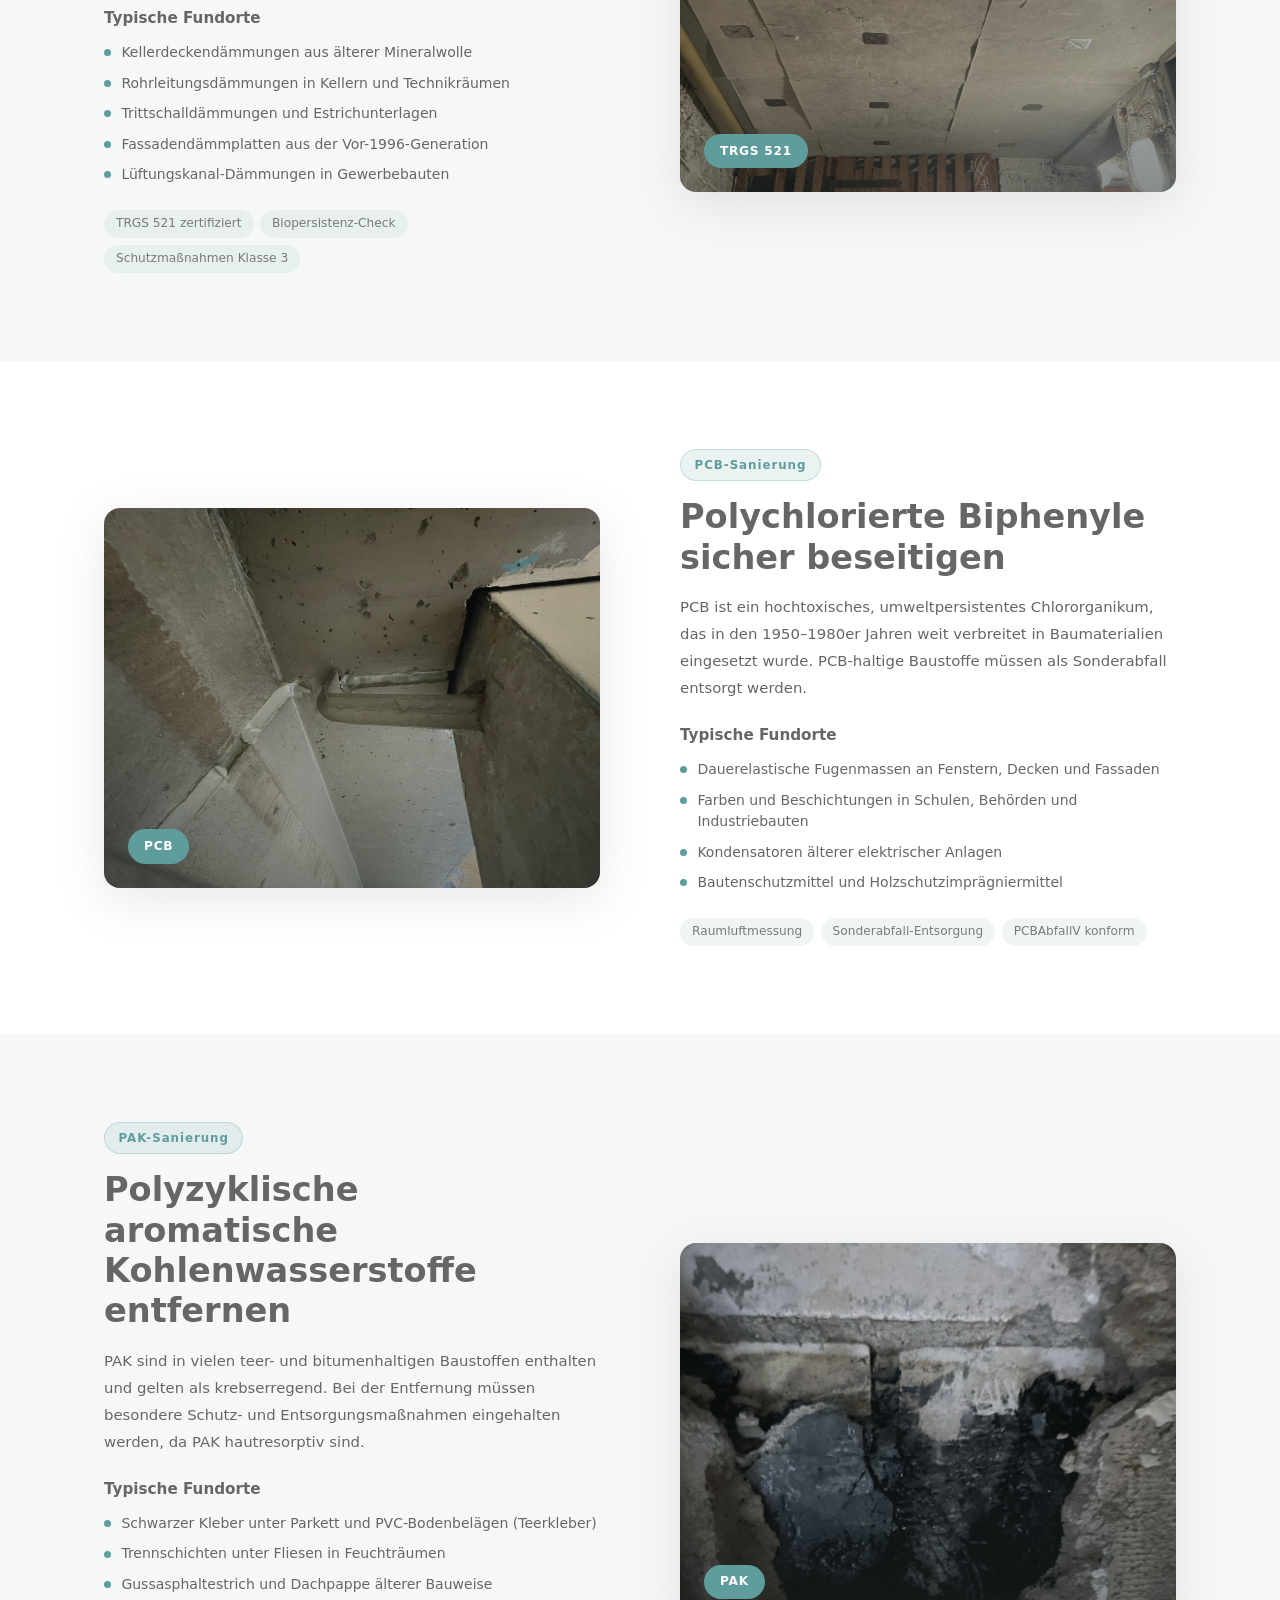
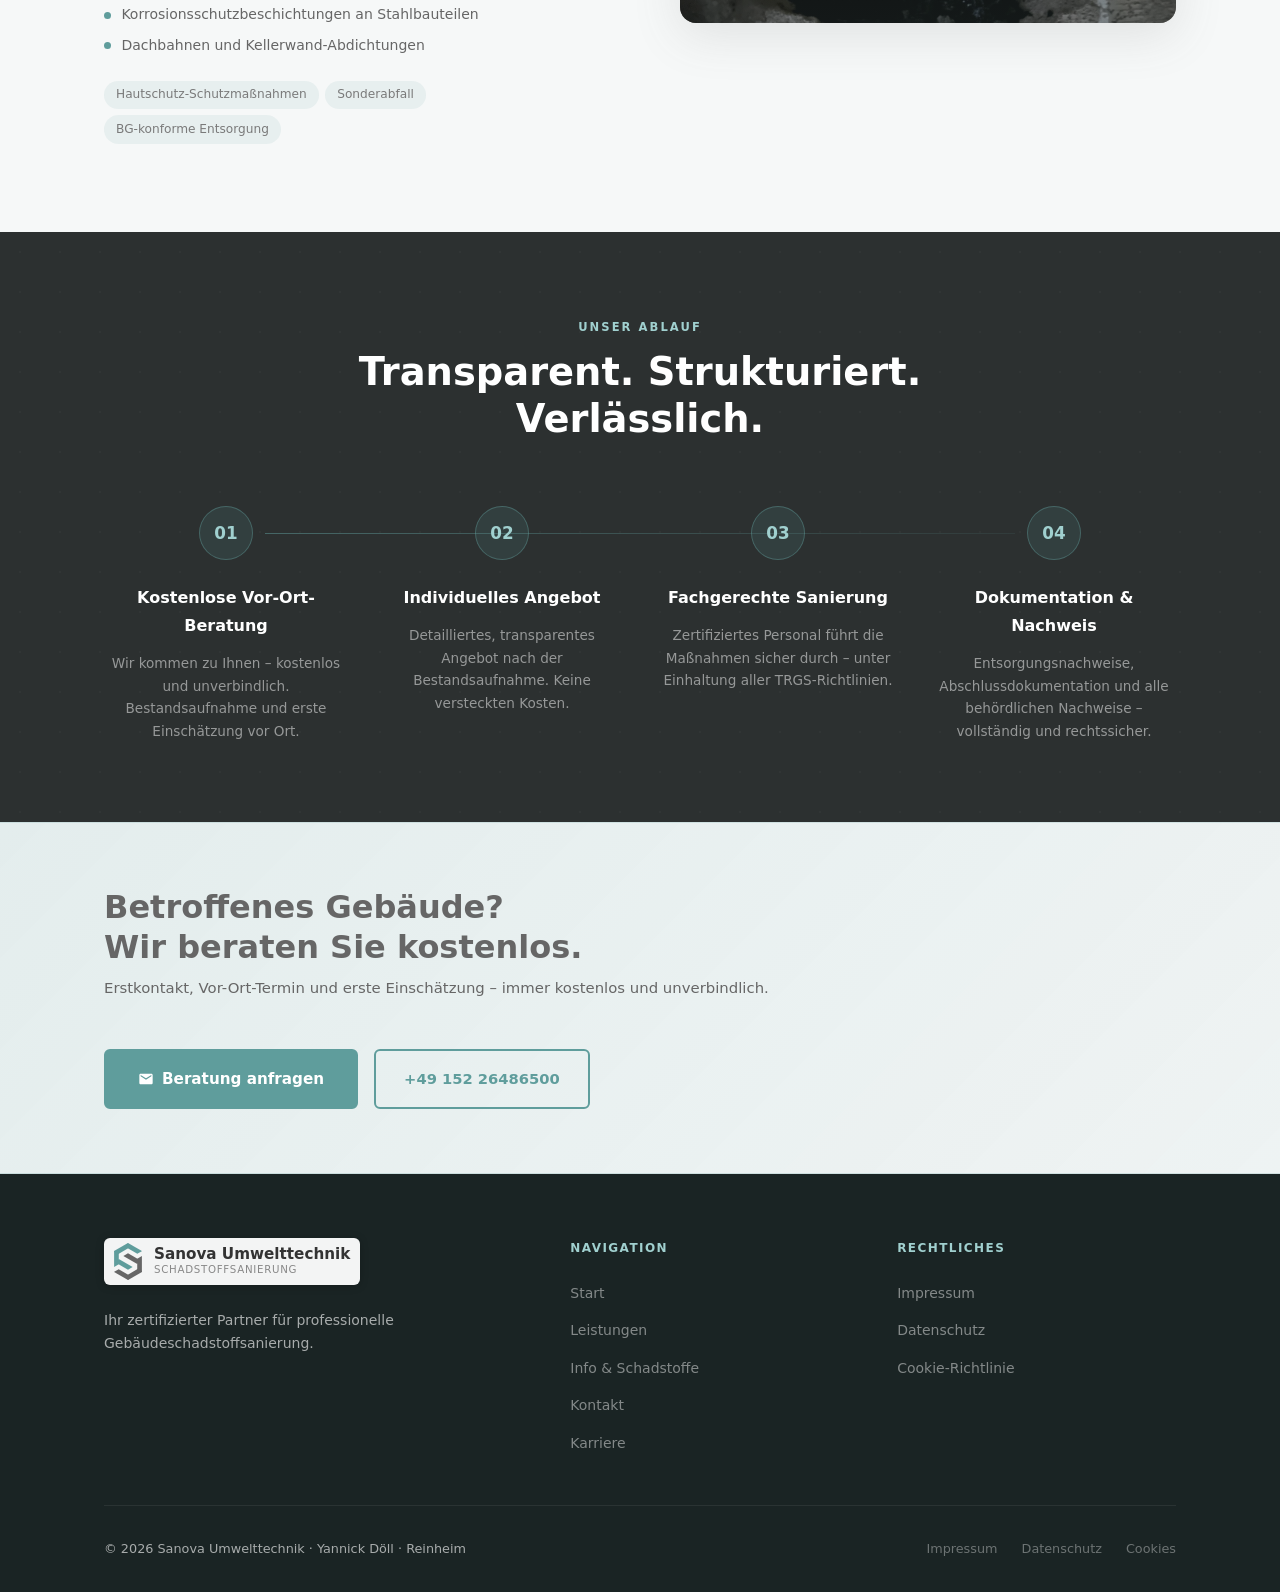
<file: leistungen.html>
﻿<!DOCTYPE html>
<html lang="de">
<head>
<meta charset="UTF-8">
<meta name="viewport" content="width=device-width, initial-scale=1.0">
<meta name="robots" content="noindex, nofollow">
<title>Leistungen – Sanova Umwelttechnik | Schadstoffsanierung</title>
<meta name="description" content="Alle Leistungen von Sanova Umwelttechnik: Asbestsanierung (TRGS 519), KMF-Sanierung (TRGS 521), PCB-, PAK-Sanierung, Schadstoffgutachten und Abbrucharbeiten.">
<link rel="stylesheet" href="styles.css">
<style>
/* Service detail sections */
.svc-section{padding:5.5rem 0}
.svc-section:nth-child(even){background:#fff}
.svc-section:nth-child(odd){background:var(--bg)}
.svc-layout{display:grid;grid-template-columns:1fr 1fr;gap:5rem;align-items:center}
.svc-layout.rev{direction:rtl}
.svc-layout.rev > *{direction:ltr}
.svc-img-wrap{border-radius:var(--rl);overflow:hidden;box-shadow:var(--shadow-lg);position:relative;height:380px}
.svc-img-wrap img{width:100%;height:100%;object-fit:cover;display:block;transition:transform .5s ease}
.svc-img-wrap:hover img{transform:scale(1.03)}
.svc-img-overlay{position:absolute;inset:0;background:linear-gradient(to bottom,rgba(36,44,44,.1) 0%,rgba(36,44,44,.55) 100%)}
.svc-img-badge{position:absolute;bottom:1.5rem;left:1.5rem;background:var(--teal);color:#fff;padding:.4rem 1rem;border-radius:2rem;font-size:.76rem;font-weight:700;letter-spacing:.06em;text-transform:uppercase}
.svc-content h2{font-size:clamp(1.6rem,2.8vw,2.1rem);font-weight:700;color:var(--g600);line-height:1.2;margin-bottom:1rem}
.svc-content p{font-size:.93rem;color:var(--tl);line-height:1.82;margin-bottom:1.25rem}
.svc-norm-badge{display:inline-flex;align-items:center;gap:.4rem;background:var(--teal-dim);border:1px solid rgba(95,157,156,.25);color:var(--teal);padding:.3rem .85rem;border-radius:2rem;font-size:.74rem;font-weight:700;letter-spacing:.08em;margin-bottom:1rem}
.svc-list{list-style:none;display:flex;flex-direction:column;gap:.55rem;margin-bottom:1.5rem}
.svc-list li{display:flex;align-items:flex-start;gap:.65rem;font-size:.875rem;color:var(--tl);line-height:1.55}
.svc-list li::before{content:'';width:7px;height:7px;border-radius:50%;background:var(--teal);margin-top:.45rem;flex-shrink:0}

/* No-photo placeholder */
.svc-no-img{width:100%;height:380px;border-radius:var(--rl);background:linear-gradient(135deg,var(--bg-alt) 0%,var(--border) 100%);display:flex;flex-direction:column;align-items:center;justify-content:center;gap:1rem;color:var(--g500)}
.svc-no-img svg{width:64px;height:64px;opacity:.3}

/* Process strip */
.proc-strip{background:var(--g800);padding:5rem 0;position:relative;overflow:hidden}
.proc-strip::before{content:'';position:absolute;inset:0;background-image:radial-gradient(rgba(255,255,255,.06) 1px,transparent 1px);background-size:40px 40px;opacity:.4}
.proc-strip .stag{color:var(--teal-xl)}
.proc-strip .stitle{color:#fff}
.psteps{display:grid;grid-template-columns:repeat(4,1fr);gap:2rem;position:relative;margin-top:4rem}
.psteps::before{content:'';position:absolute;top:27px;left:calc(12.5% + 27px);right:calc(12.5% + 27px);height:1px;background:linear-gradient(to right,rgba(95,157,156,.5),rgba(95,157,156,.1))}
.pstep{text-align:center}
.pnum{width:54px;height:54px;border-radius:50%;background:rgba(95,157,156,.14);border:1.5px solid rgba(95,157,156,.42);display:flex;align-items:center;justify-content:center;font-size:1.05rem;font-weight:700;color:var(--teal-xl);margin:0 auto 1.5rem}
.ptitle{font-size:1rem;font-weight:700;color:#fff;margin-bottom:.75rem}
.pdesc{font-size:.85rem;color:rgba(255,255,255,.5);line-height:1.65}

/* CTA band */
.cta-band{background:linear-gradient(135deg,rgba(95,157,156,.12) 0%,rgba(95,157,156,.05) 100%);border-top:1px solid rgba(95,157,156,.2);border-bottom:1px solid rgba(95,157,156,.2);padding:4rem 0}
.cta-band-inner{display:flex;align-items:center;justify-content:space-between;gap:3rem;flex-wrap:wrap}
.cta-band-inner h2{font-size:clamp(1.4rem,2.5vw,2rem);font-weight:700;color:var(--g600);line-height:1.25;max-width:540px}
.cta-band-inner p{color:var(--tl);margin-top:.5rem;font-size:.93rem}
.cta-band-btns{display:flex;gap:1rem;flex-wrap:wrap;flex-shrink:0}

@media(max-width:900px){
  .svc-layout,.svc-layout.rev{grid-template-columns:1fr;direction:ltr;gap:2.5rem}
  .svc-img-wrap{height:280px}
  .psteps{grid-template-columns:1fr 1fr}
  .psteps::before{display:none}
  .cta-band-inner{flex-direction:column;text-align:center}
  .svc-section{padding:4rem 0}
  .proc-strip{padding:4rem 0}
}
@media(max-width:600px){
  .psteps{grid-template-columns:1fr}
  .svc-img-wrap{height:230px}
  .cta-band-btns{flex-direction:column;width:100%}
  .cta-band-btns a{width:100%;justify-content:center}
  .svc-section{padding:3rem 0}
}
</style>
</head>
<body>

<nav id="nav">
  <a href="index.html" class="n-logo">
    <div class="n-logo-bg">
      <svg class="n-logo-sym" width="28" height="37" viewBox="0 0 622 823" xmlns="http://www.w3.org/2000/svg">
        <path class="lp-g" d="M620 288 620 644 516 644 516 347.939Z" fill-rule="evenodd"/>
        <path class="lp-g" d="M311.668 230.654 568.369 378.86 516.4 468.87 207.731 290.662Z" fill-rule="evenodd"/>
        <path class="lp-g" d="M570.025 552.78 621.994 642.79 312.577 821.43 260.609 731.42Z" fill-rule="evenodd"/>
        <path class="lp-g" d="M104.385 582.97 363.34 732.48 311.372 822.49 1.955 643.85 3.463 641.24Z" fill-rule="evenodd"/>
        <path class="lp-t" d="M2 535 2 179 106 179 106 475.06Z" fill-rule="evenodd"/>
        <path class="lp-t" d="M310.624 592.39 53.923 444.18 105.892 354.17 414.561 532.38Z" fill-rule="evenodd"/>
        <path class="lp-t" d="M52.267 270.263 0.299 180.251 309.715 1.609 361.684 91.621Z" fill-rule="evenodd"/>
        <path class="lp-t" d="M517.908 240.075 258.952 90.567 310.921 0.555 620.337 179.197 618.83 181.807Z" fill-rule="evenodd"/>
      </svg>
    </div>
    <div class="n-logo-name">
      <span class="n-l1">Sanova Umwelttechnik</span>
      <span class="n-l2">Schadstoffsanierung</span>
    </div>
  </a>
  <ul class="nlinks">
    <li><a href="index.html">Start</a></li>
    <li><a href="leistungen.html" class="active">Leistungen</a></li>
    <li><a href="info.html">Info</a></li>
    <li><a href="karriere.html">Karriere</a></li>
    <li><a href="kontakt.html" class="n-cta">Kontakt</a></li>
  </ul>
  <button class="n-ham" id="n-ham" aria-label="Menü öffnen"><span></span><span></span><span></span></button>
</nav>
<div class="n-mob" id="n-mob">
  <a href="index.html">Start</a>
  <a href="leistungen.html">Leistungen</a>
  <a href="info.html">Info</a>
  <a href="karriere.html">Karriere</a>
  <a href="kontakt.html">Kontakt anfragen</a>
</div>

<div class="page-hero">
  <div class="ctr ph-inner">
    <div class="stag">Unsere Leistungen</div>
    <h1>Gebäudeschadstoffsanierung<br>aus einer Hand</h1>
    <p>Von der Erstberatung bis zur abschließenden Dokumentation – wir begleiten Sie durch jeden Schritt.</p>
  </div>
</div>

<!-- ASBESTSANIERUNG -->
<section class="svc-section">
  <div class="ctr">
    <div class="svc-layout rv">
      <div class="svc-img-wrap rv">
        <img src="Bilder/Flex%201_edited.jpg" alt="Asbesthaltiger Floorflex-Bodenbelag">
        <div class="svc-img-overlay"></div>
        <div class="svc-img-badge">TRGS 519</div>
      </div>
      <div class="svc-content rv">
        <div class="svc-norm-badge">Asbestsanierung</div>
        <h2>Asbest sicher und gesetzeskonform entfernen</h2>
        <p>Asbest wurde bis in die 1990er Jahre massenhaft in Gebäuden verbaut. Viele Eigentümer und Bauherren wissen nicht, dass ihre Immobilie betroffen ist. Wir identifizieren asbesthaltige Materialien, entwickeln ein Sanierungskonzept und führen die Entfernung nach TRGS 519 durch.</p>
        <h3 style="font-size:.95rem;font-weight:700;color:var(--g600);margin-bottom:.65rem">Typische Fundorte</h3>
        <ul class="svc-list">
          <li>Floorflex- und Cushion-Vinyl-Bodenbeläge mit asbesthaltigem Kleber</li>
          <li>Asbestzementplatten (Eternit) an Fassaden, Dächern und Wänden</li>
          <li>Asbesthaltige Putze, Spachtelmassen und Dichtungen</li>
          <li>Nachtspeicher-Heizkörper der älteren Generation</li>
          <li>Brandschutz-Spritzputze (Sokalit, Limpet)</li>
        </ul>
        <div class="tags">
          <span class="tag">TRGS 519 zertifiziert</span>
          <span class="tag">Entsorgungsnachweis</span>
          <span class="tag">Freimessung</span>
          <span class="tag">Behördliche Meldung</span>
        </div>
      </div>
    </div>
  </div>
</section>

<!-- KMF -->
<section class="svc-section">
  <div class="ctr">
    <div class="svc-layout">
      <div class="svc-content">
        <div class="svc-norm-badge">KMF-Sanierung</div>
        <h2>Künstliche Mineralfasern fachgerecht beseitigen</h2>
        <p>Alte Generationen von Mineralwolle (vor 1996) gelten als biopersistent und stehen im Verdacht, krebserregend zu sein. Beim Rückbau oder Umbau von Gebäuden müssen diese Materialien nach TRGS 521 fachgerecht entfernt werden.</p>
        <h3 style="font-size:.95rem;font-weight:700;color:var(--g600);margin-bottom:.65rem">Typische Fundorte</h3>
        <ul class="svc-list">
          <li>Kellerdeckendämmungen aus älterer Mineralwolle</li>
          <li>Rohrleitungsdämmungen in Kellern und Technikräumen</li>
          <li>Trittschalldämmungen und Estrichunterlagen</li>
          <li>Fassadendämmplatten aus der Vor-1996-Generation</li>
          <li>Lüftungskanal-Dämmungen in Gewerbebauten</li>
        </ul>
        <div class="tags">
          <span class="tag">TRGS 521 zertifiziert</span>
          <span class="tag">Biopersistenz-Check</span>
          <span class="tag">Schutzmaßnahmen Klasse 3</span>
        </div>
      </div>
      <div class="svc-img-wrap">
        <img src="Bilder/IMG_3735.JPG" alt="KMF-Deckendämmung" style="object-position:center 60%">
        <div class="svc-img-overlay"></div>
        <div class="svc-img-badge">TRGS 521</div>
      </div>
    </div>
  </div>
</section>

<!-- PCB -->
<section class="svc-section">
  <div class="ctr">
    <div class="svc-layout rv">
      <div class="svc-img-wrap">
        <img src="Bilder/PCB%203.JPG" alt="PCB-haltige Baufuge" style="object-position:center 40%">
        <div class="svc-img-overlay"></div>
        <div class="svc-img-badge">PCB</div>
      </div>
      <div class="svc-content">
        <div class="svc-norm-badge">PCB-Sanierung</div>
        <h2>Polychlorierte Biphenyle sicher beseitigen</h2>
        <p>PCB ist ein hochtoxisches, umweltpersistentes Chlororganikum, das in den 1950–1980er Jahren weit verbreitet in Baumaterialien eingesetzt wurde. PCB-haltige Baustoffe müssen als Sonderabfall entsorgt werden.</p>
        <h3 style="font-size:.95rem;font-weight:700;color:var(--g600);margin-bottom:.65rem">Typische Fundorte</h3>
        <ul class="svc-list">
          <li>Dauerelastische Fugenmassen an Fenstern, Decken und Fassaden</li>
          <li>Farben und Beschichtungen in Schulen, Behörden und Industriebauten</li>
          <li>Kondensatoren älterer elektrischer Anlagen</li>
          <li>Bautenschutzmittel und Holzschutzimprägniermittel</li>
        </ul>
        <div class="tags">
          <span class="tag">Raumluftmessung</span>
          <span class="tag">Sonderabfall-Entsorgung</span>
          <span class="tag">PCBAbfallV konform</span>
        </div>
      </div>
    </div>
  </div>
</section>

<!-- PAK -->
<section class="svc-section">
  <div class="ctr">
    <div class="svc-layout">
      <div class="svc-content">
        <div class="svc-norm-badge">PAK-Sanierung</div>
        <h2>Polyzyklische aromatische Kohlenwasserstoffe entfernen</h2>
        <p>PAK sind in vielen teer- und bitumenhaltigen Baustoffen enthalten und gelten als krebserregend. Bei der Entfernung müssen besondere Schutz- und Entsorgungsmaßnahmen eingehalten werden, da PAK hautresorptiv sind.</p>
        <h3 style="font-size:.95rem;font-weight:700;color:var(--g600);margin-bottom:.65rem">Typische Fundorte</h3>
        <ul class="svc-list">
          <li>Schwarzer Kleber unter Parkett und PVC-Bodenbelägen (Teerkleber)</li>
          <li>Trennschichten unter Fliesen in Feuchträumen</li>
          <li>Gussasphaltestrich und Dachpappe älterer Bauweise</li>
          <li>Korrosionsschutzbeschichtungen an Stahlbauteilen</li>
          <li>Dachbahnen und Kellerwand-Abdichtungen</li>
        </ul>
        <div class="tags">
          <span class="tag">Hautschutz-Schutzmaßnahmen</span>
          <span class="tag">Sonderabfall</span>
          <span class="tag">BG-konforme Entsorgung</span>
        </div>
      </div>
      <div class="svc-img-wrap">
        <img src="Bilder/IMG_3706.JPG" alt="PAK-haltiger Teerkleber hinter Wandverkleidung">
        <div class="svc-img-overlay"></div>
        <div class="svc-img-badge">PAK</div>
      </div>
    </div>
  </div>
</section>

<!-- ABLAUF -->
<section class="proc-strip">
  <div class="ctr" style="position:relative;z-index:2">
    <div class="sh rv" style="text-align:center;max-width:600px;margin:0 auto 0">
      <div class="stag">Unser Ablauf</div>
      <h2 class="stitle">Transparent. Strukturiert. Verlässlich.</h2>
    </div>
    <div class="psteps">
      <div class="pstep rv"><div class="pnum">01</div><div class="ptitle">Kostenlose Vor-Ort-Beratung</div><p class="pdesc">Wir kommen zu Ihnen – kostenlos und unverbindlich. Bestandsaufnahme und erste Einschätzung vor Ort.</p></div>
      <div class="pstep rv"><div class="pnum">02</div><div class="ptitle">Individuelles Angebot</div><p class="pdesc">Detailliertes, transparentes Angebot nach der Bestandsaufnahme. Keine versteckten Kosten.</p></div>
      <div class="pstep rv"><div class="pnum">03</div><div class="ptitle">Fachgerechte Sanierung</div><p class="pdesc">Zertifiziertes Personal führt die Maßnahmen sicher durch – unter Einhaltung aller TRGS-Richtlinien.</p></div>
      <div class="pstep rv"><div class="pnum">04</div><div class="ptitle">Dokumentation &amp; Nachweis</div><p class="pdesc">Entsorgungsnachweise, Abschlussdokumentation und alle behördlichen Nachweise – vollständig und rechtssicher.</p></div>
    </div>
  </div>
</section>

<!-- CTA -->
<div class="cta-band">
  <div class="ctr">
    <div class="cta-band-inner">
      <div>
        <h2>Betroffenes Gebäude?<br>Wir beraten Sie kostenlos.</h2>
        <p>Erstkontakt, Vor-Ort-Termin und erste Einschätzung – immer kostenlos und unverbindlich.</p>
      </div>
      <div class="cta-band-btns">
        <a href="kontakt.html" class="btn-p">
          <svg width="16" height="16" viewBox="0 0 24 24" fill="currentColor"><path d="M20 4H4c-1.1 0-2 .9-2 2v12c0 1.1.9 2 2 2h16c1.1 0 2-.9 2-2V6c0-1.1-.9-2-2-2zm0 4l-8 5-8-5V6l8 5 8-5v2z"/></svg>
          Beratung anfragen
        </a>
        <a href="tel:+4915226486500" class="btn-outline">+49 152 26486500</a>
      </div>
    </div>
  </div>
</div>

<footer>
  <div class="ctr">
    <div class="ftop">
      <div class="fbrand">
        <div class="fbrand-logo">
          <div style="background:rgba(255,255,255,.95);border-radius:6px;padding:5px 10px;display:inline-flex;align-items:center;gap:.75rem;box-shadow:0 1px 8px rgba(0,0,0,.22)">
            <svg width="28" height="37" viewBox="0 0 622 823" xmlns="http://www.w3.org/2000/svg">
              <path d="M620 288 620 644 516 644 516 347.939Z" fill="#666666" fill-rule="evenodd"/>
              <path d="M311.668 230.654 568.369 378.86 516.4 468.87 207.731 290.662Z" fill="#666666" fill-rule="evenodd"/>
              <path d="M570.025 552.78 621.994 642.79 312.577 821.43 260.609 731.42Z" fill="#666666" fill-rule="evenodd"/>
              <path d="M104.385 582.97 363.34 732.48 311.372 822.49 1.955 643.85 3.463 641.24Z" fill="#666666" fill-rule="evenodd"/>
              <path d="M2 535 2 179 106 179 106 475.06Z" fill="#5F9D9C" fill-rule="evenodd"/>
              <path d="M310.624 592.39 53.923 444.18 105.892 354.17 414.561 532.38Z" fill="#5F9D9C" fill-rule="evenodd"/>
              <path d="M52.267 270.263 0.299 180.251 309.715 1.609 361.684 91.621Z" fill="#5F9D9C" fill-rule="evenodd"/>
              <path d="M517.908 240.075 258.952 90.567 310.921 0.555 620.337 179.197 618.83 181.807Z" fill="#5F9D9C" fill-rule="evenodd"/>
            </svg>
            <div style="display:flex;flex-direction:column;line-height:1.15">
              <span style="font-size:.95rem;font-weight:700;color:#333">Sanova Umwelttechnik</span>
              <span style="font-size:.64rem;color:#888;text-transform:uppercase;letter-spacing:.07em">Schadstoffsanierung</span>
            </div>
          </div>
        </div>
        <p>Ihr zertifizierter Partner für professionelle Gebäudeschadstoffsanierung.</p>
      </div>
      <div class="fcol"><h4>Navigation</h4><ul>
        <li><a href="index.html">Start</a></li>
        <li><a href="leistungen.html">Leistungen</a></li>
        <li><a href="info.html">Info &amp; Schadstoffe</a></li>
        <li><a href="kontakt.html">Kontakt</a></li>
        <li><a href="karriere.html">Karriere</a></li>
      </ul></div>
      <div class="fcol"><h4>Rechtliches</h4><ul>
        <li><a href="impressum.html">Impressum</a></li>
        <li><a href="datenschutz.html">Datenschutz</a></li>
        <li><a href="cookies.html">Cookie-Richtlinie</a></li>
      </ul></div>
    </div>
    <div class="fbot">
      <p>© 2026 Sanova Umwelttechnik · Yannick Döll · Reinheim</p>
      <div class="fbot-links"><a href="impressum.html">Impressum</a><a href="datenschutz.html">Datenschutz</a><a href="cookies.html">Cookies</a></div>
    </div>
  </div>
</footer>

<div id="cb" class="cb">
  <p class="cb-text">Wir verwenden externe Dienste: <strong>Google Fonts</strong> und <strong>Formspree</strong>. Mit „Akzeptieren" stimmen Sie der Datenverarbeitung gemäß unserer <a href="datenschutz.html">Datenschutzerklärung</a> zu.</p>
  <div class="cb-btns">
    <button class="cb-btn-ok" onclick="acceptCookies()">Akzeptieren</button>
    <button class="cb-btn-no" onclick="rejectCookies()">Nur notwendige</button>
  </div>
</div>
<script src="shared.js"></script>
</body>
</html>
</file>
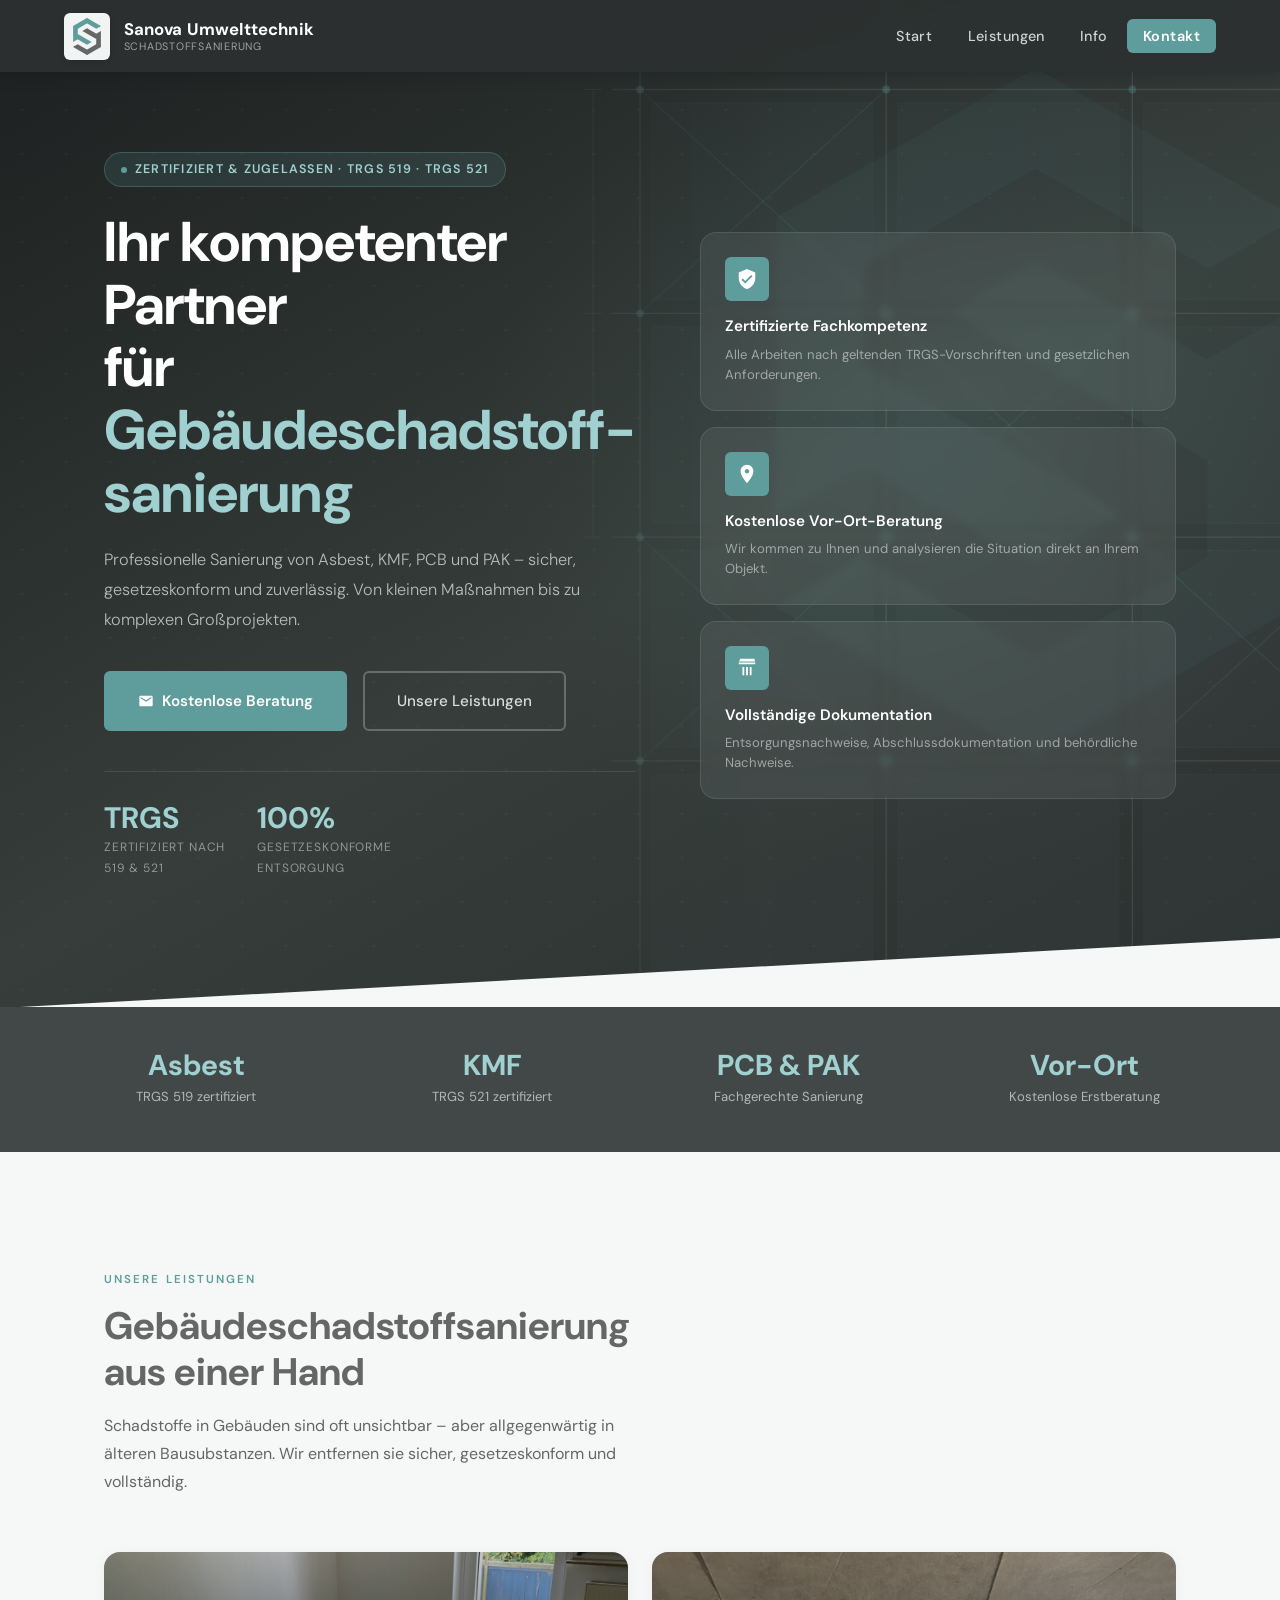
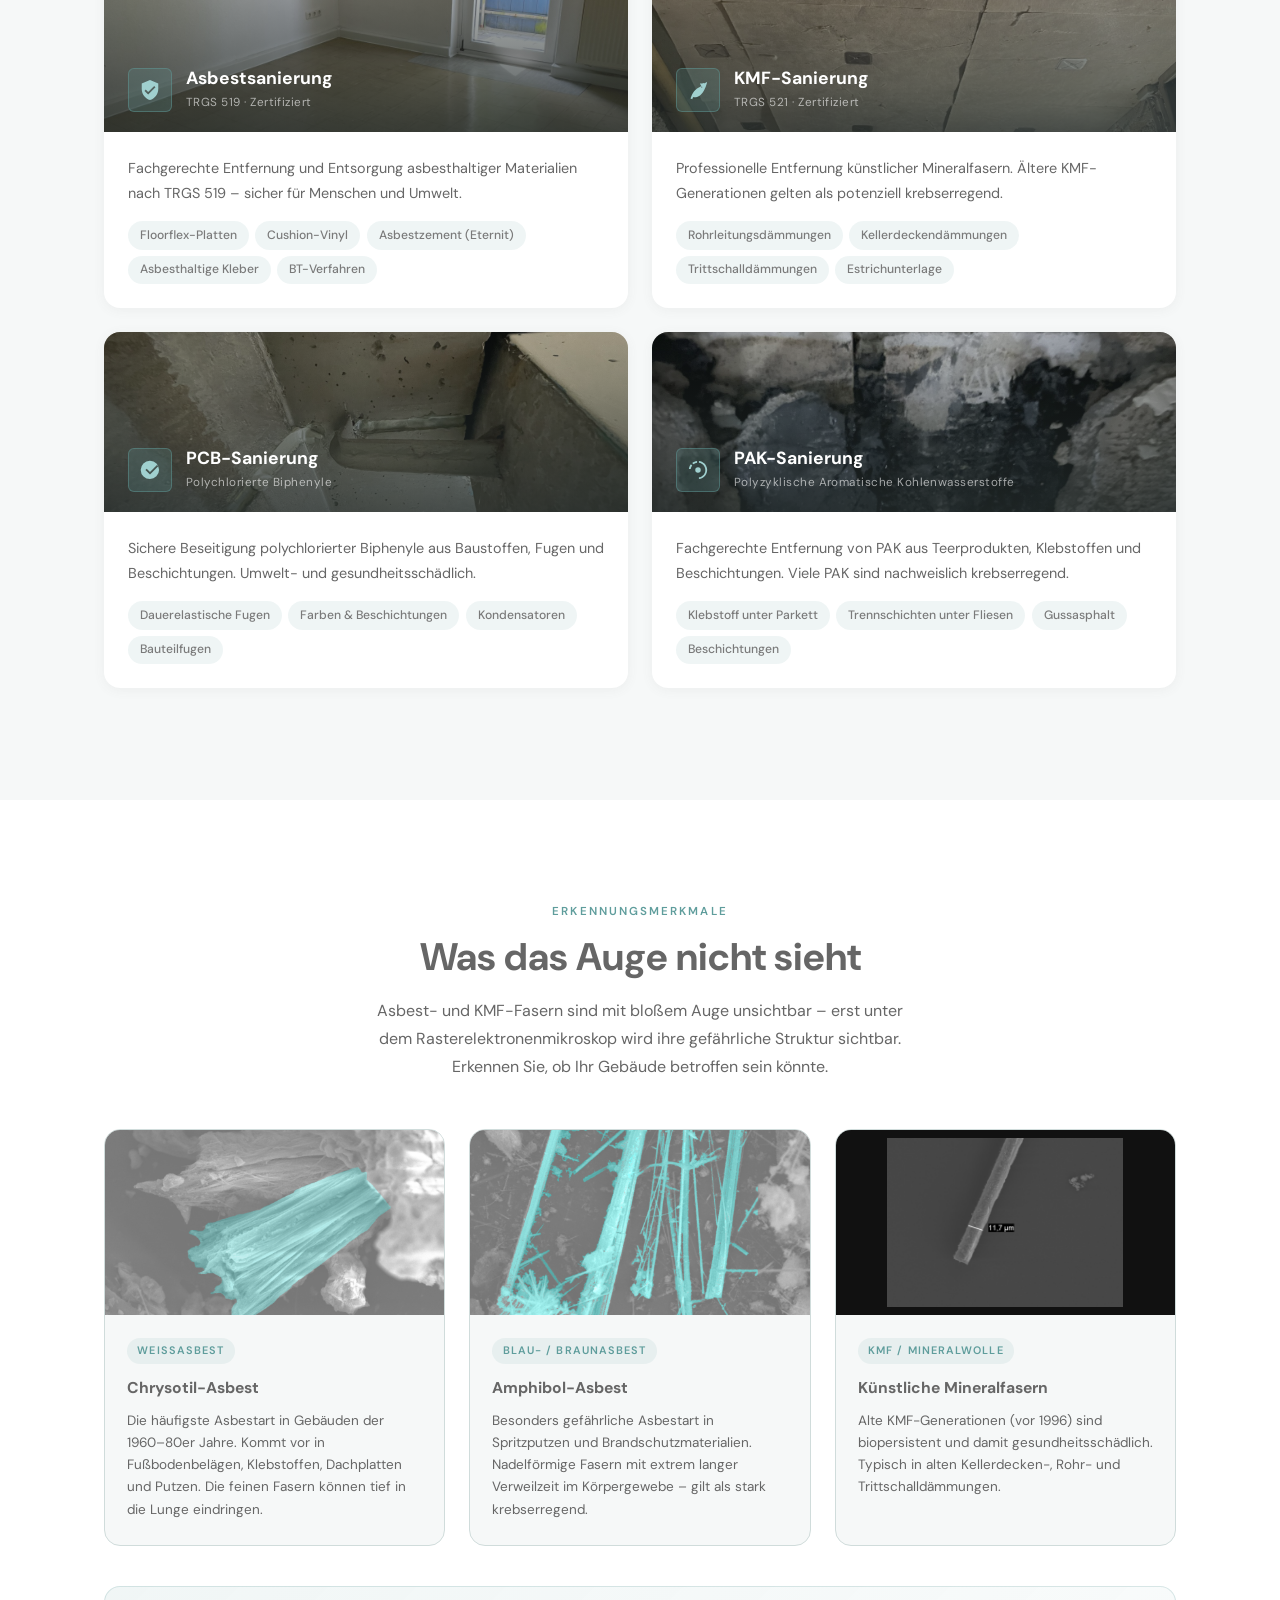
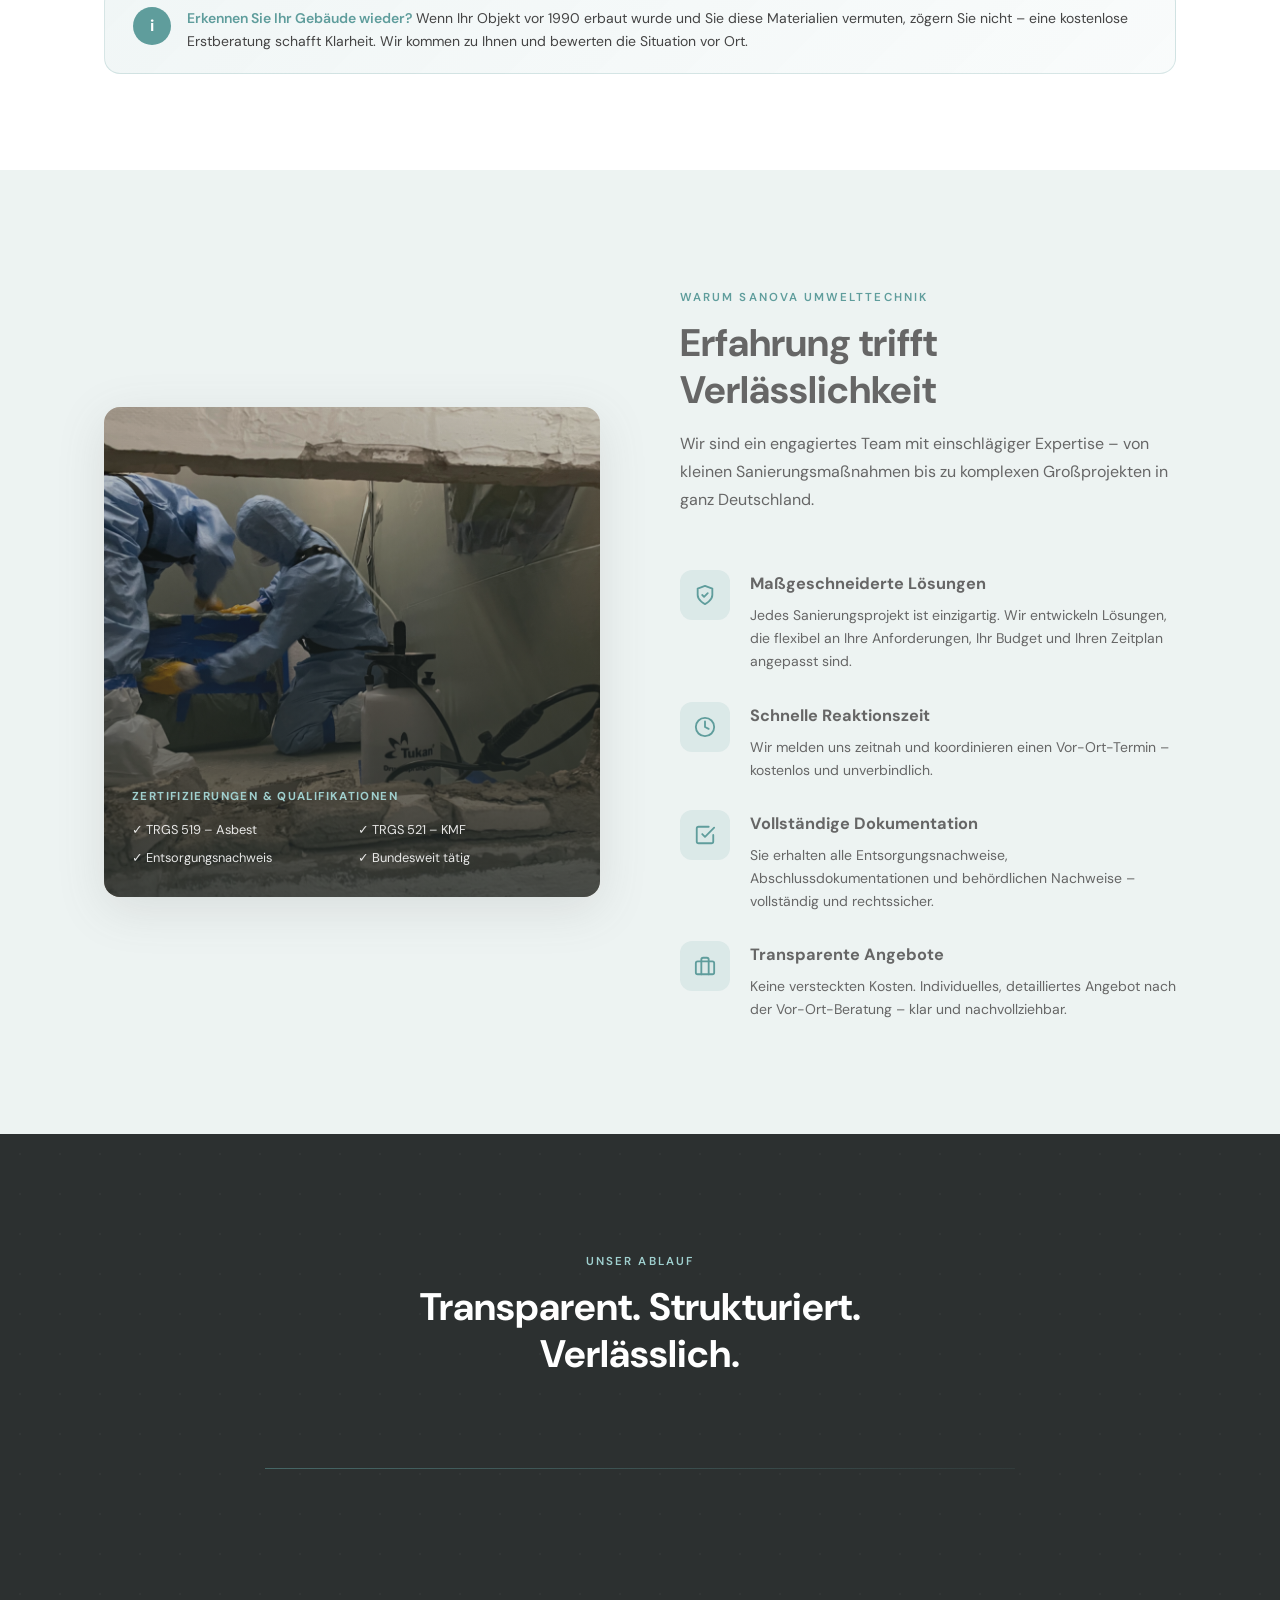
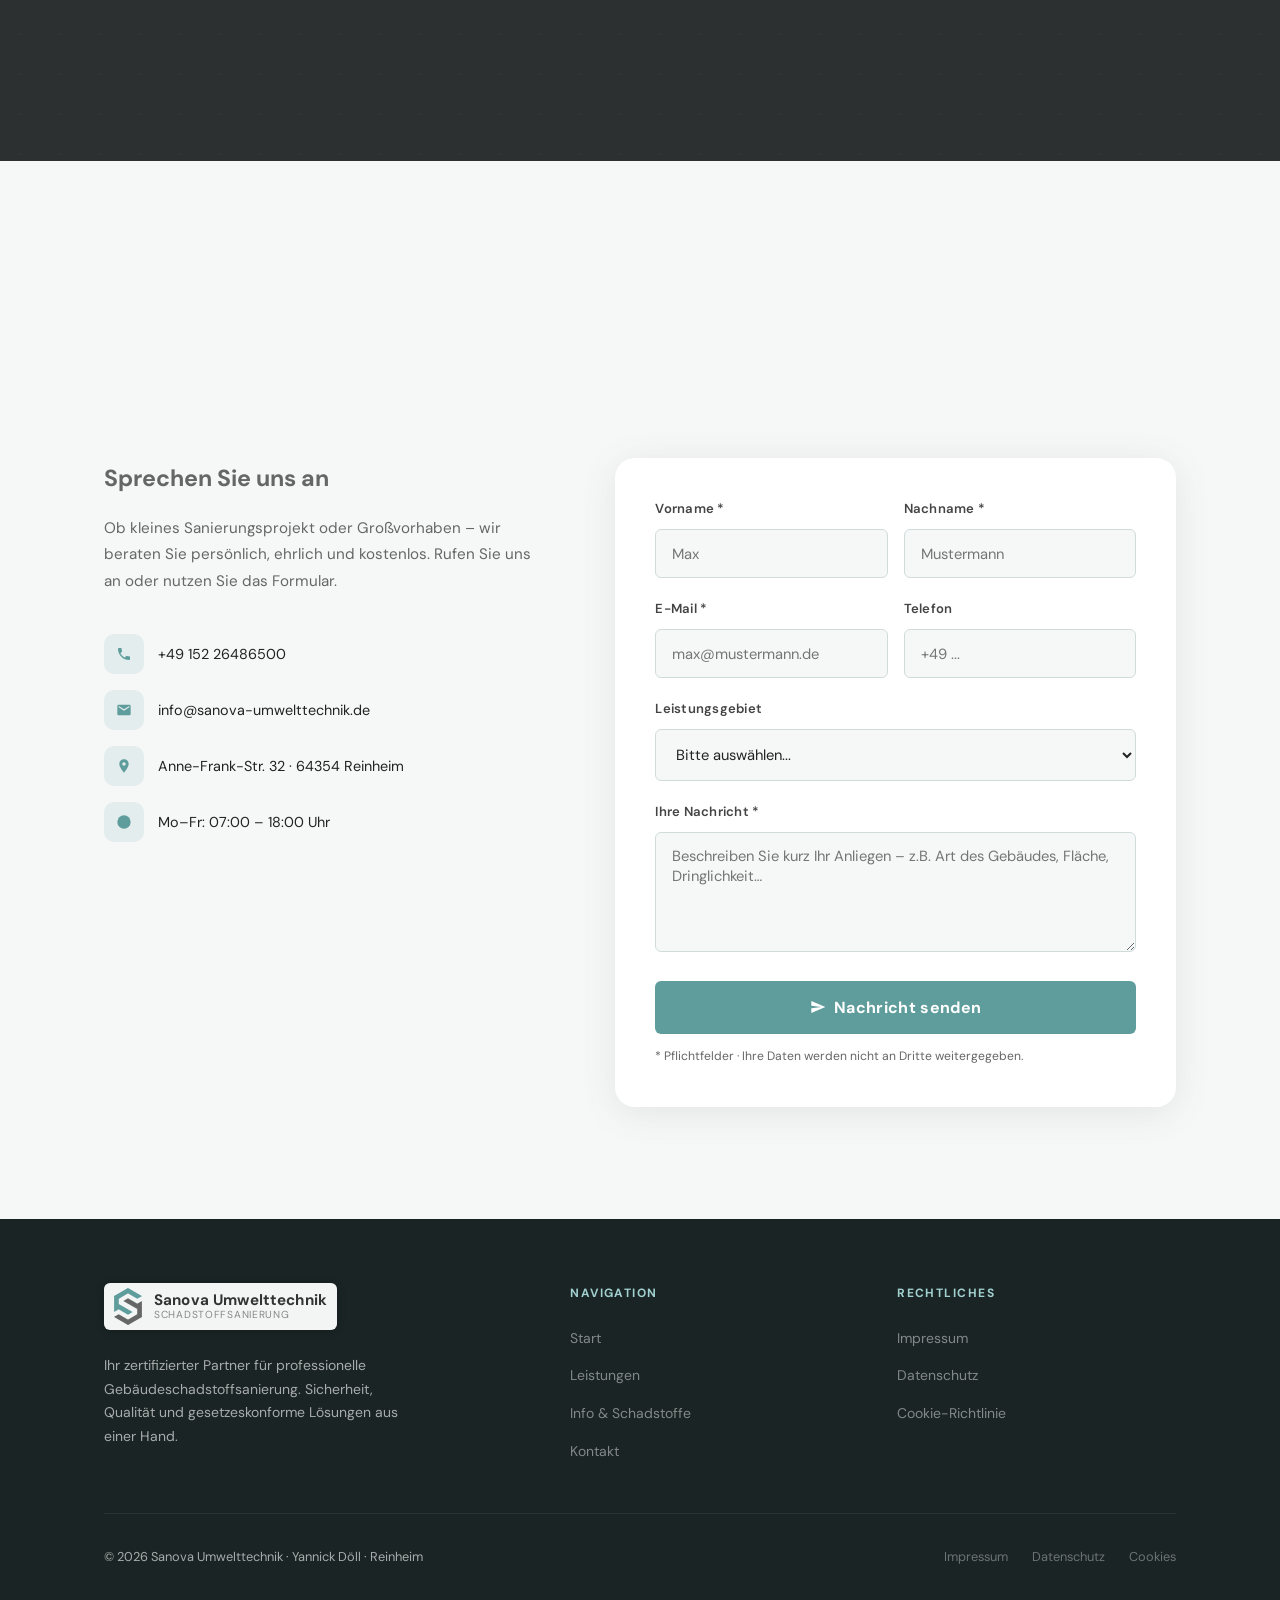
<file: preview.html>
<!DOCTYPE html>
<html lang="de">
<head>
<meta charset="UTF-8">
<meta name="viewport" content="width=device-width, initial-scale=1.0">
<title>Sanova Umwelttechnik – Schadstoffsanierung | Vorschau</title>
<link rel="preconnect" href="https://fonts.googleapis.com">
<link rel="preconnect" href="https://fonts.gstatic.com" crossorigin>
<link href="https://fonts.googleapis.com/css2?family=DM+Sans:opsz,wght@9..40,300;9..40,400;9..40,500;9..40,600;9..40,700;9..40,800&display=swap" rel="stylesheet">
<style>
:root {
  --g900: #1c2020;
  --g800: #2c3030;
  --g700: #424848;
  --g600: #666666;
  --g500: #7a7a7a;
  --teal: #5F9D9C;
  --teal-l: #79b7b6;
  --teal-xl: #a0d0cf;
  --teal-dim: rgba(95,157,156,0.13);
  --bg: #f6f8f8;
  --bg-alt: #edf3f2;
  --white: #ffffff;
  --border: #d0dcdb;
  --text: #222222;
  --tm: #444444;
  --tl: #666666;
  --shadow: 0 4px 24px rgba(102,102,102,.09);
  --shadow-lg: 0 12px 48px rgba(102,102,102,.15);
  --r: 6px;
  --rl: 16px;
  --tr: .3s cubic-bezier(.4,0,.2,1);
}
*{margin:0;padding:0;box-sizing:border-box}
html{scroll-behavior:smooth}
body{font-family:'Aptos','DM Sans',system-ui,sans-serif;color:var(--text);background:var(--bg);overflow-x:hidden;line-height:1.75;-webkit-font-smoothing:antialiased}

/* ── NAV ──────────────────────────────────────────────── */
nav{position:fixed;top:0;left:0;right:0;z-index:100;padding:0 4rem;height:72px;display:flex;align-items:center;justify-content:space-between;background:rgba(44,48,48,.96);backdrop-filter:blur(10px);box-shadow:0 2px 16px rgba(0,0,0,.18);transition:background var(--tr),box-shadow var(--tr)}
nav.sc{background:#fff;box-shadow:0 2px 30px rgba(0,0,0,.09)}
.lp-g{fill:#666666}
.lp-t{fill:#5F9D9C}
.n-logo-bg{background:rgba(255,255,255,.94);border-radius:6px;padding:5px 9px;display:flex;align-items:center;transition:background var(--tr),padding var(--tr),box-shadow var(--tr);box-shadow:0 1px 6px rgba(0,0,0,.12)}
nav.sc .n-logo-bg{background:transparent;padding:5px 0;box-shadow:none}
.n-logo{display:flex;align-items:center;gap:.85rem;text-decoration:none}
.n-logo-sym{display:block;flex-shrink:0}
.n-logo-name{display:flex;flex-direction:column;line-height:1.15}
.n-l1{font-size:1.05rem;font-weight:700;color:#fff;transition:color var(--tr);letter-spacing:.01em}
.n-l2{font-size:.67rem;font-weight:400;color:rgba(255,255,255,.55);letter-spacing:.07em;text-transform:uppercase;transition:color var(--tr)}
nav.sc .n-l1{color:#333}
nav.sc .n-l2{color:#888}
.nlinks{display:flex;align-items:center;gap:.2rem;list-style:none}
.nlinks a{padding:.5rem 1rem;color:rgba(255,255,255,.78);font-size:.9rem;font-weight:500;letter-spacing:.03em;border-radius:var(--r);transition:all var(--tr);text-decoration:none}
.nlinks a:hover{color:#fff;background:rgba(255,255,255,.1)}
nav.sc .nlinks a{color:var(--g500)}
nav.sc .nlinks a:hover{color:var(--g600);background:rgba(102,102,102,.07)}
.n-cta{background:var(--teal) !important;color:#fff !important;font-weight:600 !important}
.n-cta:hover{background:var(--teal-l) !important;transform:translateY(-1px)}
nav.sc .n-cta{background:var(--teal) !important;color:#fff !important}

/* ── HERO ─────────────────────────────────────────────── */
#hero{min-height:100vh;background:linear-gradient(150deg,#1c2020 0%,#363d3a 55%,#2c3030 100%);position:relative;display:flex;align-items:center;overflow:hidden;padding-top:72px}
#hero::before{content:'';position:absolute;inset:0;background-image:radial-gradient(rgba(255,255,255,.11) 1px,transparent 1px);background-size:44px 44px;pointer-events:none;opacity:.35}
.hbg-construct{position:absolute;inset:0;pointer-events:none;-webkit-mask-image:linear-gradient(to right,transparent 28%,rgba(0,0,0,.5) 46%,black 62%);mask-image:linear-gradient(to right,transparent 28%,rgba(0,0,0,.5) 46%,black 62%)}
.hbg-construct svg{position:absolute;inset:0;width:100%;height:100%}
#hero::after{content:'';position:absolute;bottom:-1px;left:0;right:0;height:70px;background:var(--bg);clip-path:polygon(0 100%,100% 0,100% 100%)}
.hglow{position:absolute;inset:0;pointer-events:none;background:radial-gradient(ellipse 50% 60% at 72% 45%,rgba(95,157,156,.11) 0%,transparent 70%)}
.hinner{position:relative;z-index:2;max-width:1200px;margin:0 auto;padding:5rem 4rem 8rem;display:grid;grid-template-columns:1fr 1fr;gap:4rem;align-items:center}
.hbadge{display:inline-flex;align-items:center;gap:.5rem;background:rgba(95,157,156,.15);border:1px solid rgba(95,157,156,.35);color:var(--teal-xl);padding:.35rem 1rem;border-radius:2rem;font-size:.78rem;font-weight:600;letter-spacing:.1em;text-transform:uppercase;margin-bottom:1.5rem}
.hbadge::before{content:'';width:6px;height:6px;border-radius:50%;background:var(--teal);flex-shrink:0}
h1.hh{font-size:clamp(2.2rem,4.5vw,3.5rem);font-weight:700;line-height:1.12;color:#fff;margin-bottom:1.25rem}
h1.hh em{font-style:normal;color:var(--teal-xl);display:block}
.hsub{color:rgba(255,255,255,.66);font-size:1.02rem;line-height:1.85;margin-bottom:2.25rem;max-width:500px;font-weight:300}
.hact{display:flex;gap:1rem;flex-wrap:wrap}
.btn-p{display:inline-flex;align-items:center;gap:.5rem;background:var(--teal);color:#fff;padding:.9rem 2rem;border-radius:var(--r);font-weight:600;font-size:.95rem;text-decoration:none;transition:all var(--tr);border:2px solid var(--teal)}
.btn-p:hover{background:var(--teal-l);border-color:var(--teal-l);transform:translateY(-2px);box-shadow:0 8px 25px rgba(95,157,156,.32)}
.btn-s{display:inline-flex;align-items:center;gap:.5rem;background:transparent;color:rgba(255,255,255,.82);padding:.9rem 2rem;border-radius:var(--r);font-weight:500;font-size:.95rem;text-decoration:none;border:2px solid rgba(255,255,255,.25);transition:all var(--tr)}
.btn-s:hover{border-color:rgba(255,255,255,.52);background:rgba(255,255,255,.06)}
.hstats{display:flex;gap:2rem;margin-top:2.5rem;padding-top:2rem;border-top:1px solid rgba(255,255,255,.1)}
.hsn{font-size:1.85rem;font-weight:700;color:var(--teal-xl);line-height:1}
.hsl{font-size:.75rem;color:rgba(255,255,255,.46);text-transform:uppercase;letter-spacing:.07em;margin-top:.25rem}
.hvisual{display:flex;flex-direction:column;gap:1rem}
.hcard{background:rgba(255,255,255,.065);border:1px solid rgba(255,255,255,.1);border-radius:var(--rl);padding:1.5rem;backdrop-filter:blur(4px);transition:transform var(--tr)}
.hcard:hover{transform:translateX(-4px)}
.hcard-ico{width:44px;height:44px;background:var(--teal);border-radius:var(--r);display:flex;align-items:center;justify-content:center;margin-bottom:.75rem}
.hcard-ico svg{width:22px;height:22px;fill:#fff}
.hcard h3{color:#fff;font-size:.95rem;font-weight:600;margin-bottom:.3rem}
.hcard p{color:rgba(255,255,255,.5);font-size:.82rem;line-height:1.55}

/* ── COMMON ───────────────────────────────────────────── */
.ctr{max-width:1200px;margin:0 auto;padding:0 4rem}
.sh{margin-bottom:3.5rem}
.stag{display:inline-block;font-size:.72rem;font-weight:600;letter-spacing:.18em;text-transform:uppercase;color:var(--teal);margin-bottom:.75rem}
.stitle{font-size:clamp(1.75rem,3vw,2.5rem);font-weight:700;line-height:1.22;color:var(--g600)}
.sdesc{margin-top:1rem;font-size:1rem;color:var(--tl);max-width:560px;line-height:1.75}

/* ── USP STRIP ────────────────────────────────────────── */
.usp-strip{background:var(--g700);padding:2.75rem 4rem}
.usp-grid{max-width:1200px;margin:0 auto;display:grid;grid-template-columns:repeat(4,1fr);gap:2rem}
.usp-item{text-align:center}
.usp-item strong{display:block;font-size:1.8rem;font-weight:700;color:var(--teal-xl);line-height:1}
.usp-item p{color:rgba(255,255,255,.6);font-size:.82rem;margin-top:.35rem}

/* ── SERVICES ─────────────────────────────────────────── */
#leistungen{padding:7rem 0;background:var(--bg)}
.sgrid{display:grid;grid-template-columns:repeat(2,1fr);gap:1.5rem}
.scard{background:#fff;border-radius:var(--rl);overflow:hidden;transition:all var(--tr);box-shadow:0 2px 12px rgba(102,102,102,.07)}
.scard:hover{box-shadow:var(--shadow-lg);transform:translateY(-5px)}
.scard-head{padding:0;position:relative;height:180px;overflow:hidden;display:flex;align-items:flex-end}
.scard-head-img{position:absolute;inset:0;width:100%;height:100%;object-fit:cover;object-position:center;transition:transform .5s ease}
.scard:hover .scard-head-img{transform:scale(1.04)}
.scard-head-overlay{position:absolute;inset:0;background:linear-gradient(to bottom,rgba(36,44,44,.25) 0%,rgba(36,44,44,.8) 100%)}
.scard-head-content{position:relative;z-index:1;padding:1.25rem 1.5rem;display:flex;align-items:center;gap:.875rem;width:100%}
.scard-ico{width:44px;height:44px;background:rgba(95,157,156,.22);border:1px solid rgba(95,157,156,.45);border-radius:var(--r);display:flex;align-items:center;justify-content:center;flex-shrink:0}
.scard-ico svg{width:22px;height:22px;fill:var(--teal-xl)}
.scard-head h3{font-size:1.1rem;color:#fff;font-weight:700;margin-bottom:.15rem;line-height:1.2}
.scard-norm{font-size:.73rem;color:rgba(255,255,255,.6);letter-spacing:.04em}
.scard-body{padding:1.5rem}
.scard-body p{color:var(--tl);font-size:.9rem;line-height:1.7;margin-bottom:1rem}
.tags{display:flex;flex-wrap:wrap;gap:.4rem}
.tag{background:rgba(95,157,156,.1);color:var(--g500);padding:.22rem .75rem;border-radius:2rem;font-size:.76rem;font-weight:500}

/* ── REM / ERKENNUNGSMERKMALE ─────────────────────────── */
#mikroskop{padding:6rem 0;background:#fff}
.remgrid{display:grid;grid-template-columns:repeat(3,1fr);gap:1.5rem;margin-top:0}
.remcard{background:var(--bg);border-radius:var(--rl);overflow:hidden;border:1px solid var(--border);transition:all var(--tr)}
.remcard:hover{transform:translateY(-4px);box-shadow:var(--shadow-lg);border-color:var(--teal)}
.remcard-img{width:100%;height:185px;object-fit:cover;object-position:center;display:block;background:#1a1a1a}
.remcard-body{padding:1.25rem 1.375rem 1.5rem}
.remtag{display:inline-block;font-size:.68rem;font-weight:600;letter-spacing:.1em;text-transform:uppercase;color:var(--teal);background:rgba(95,157,156,.1);padding:.22rem .65rem;border-radius:2rem;margin-bottom:.65rem}
.remcard-body h3{font-size:.98rem;font-weight:700;color:var(--g600);margin-bottom:.5rem}
.remcard-body p{font-size:.845rem;color:var(--tl);line-height:1.65}
.rem-note{margin-top:2.5rem;background:linear-gradient(135deg,rgba(95,157,156,.09),rgba(95,157,156,.04));border:1px solid rgba(95,157,156,.22);border-radius:var(--rl);padding:1.25rem 1.75rem;display:flex;align-items:flex-start;gap:1rem}
.rem-note-ico{width:38px;height:38px;min-width:38px;background:var(--teal);border-radius:50%;display:flex;align-items:center;justify-content:center;color:#fff;font-size:1rem;font-weight:700;flex-shrink:0}
.rem-note p{font-size:.875rem;color:var(--tm);line-height:1.65}
.rem-note strong{color:var(--teal);font-weight:600}

/* ── WHY US ───────────────────────────────────────────── */
#warum{padding:7rem 0;background:var(--bg-alt)}
.wgrid{display:grid;grid-template-columns:1fr 1fr;gap:5rem;align-items:center}
.team-wrap{position:relative;border-radius:var(--rl);overflow:hidden;box-shadow:var(--shadow-lg)}
.team-img{width:100%;height:490px;object-fit:cover;object-position:center 30%;display:block;transition:transform .5s ease}
.team-wrap:hover .team-img{transform:scale(1.04)}
.team-overlay{position:absolute;inset:0;background:linear-gradient(to bottom,rgba(36,44,44,.22) 0%,rgba(36,44,44,.78) 100%)}
.team-cert{position:absolute;bottom:0;left:0;right:0;padding:1.75rem;z-index:1}
.team-cert-title{font-size:.72rem;font-weight:700;letter-spacing:.12em;text-transform:uppercase;color:var(--teal-xl);margin-bottom:.75rem}
.team-cert-grid{display:grid;grid-template-columns:1fr 1fr;gap:.3rem .75rem}
.team-cert-grid span{color:rgba(255,255,255,.88);font-size:.8rem}
.why-items{display:flex;flex-direction:column;gap:1.75rem}
.why-item{display:flex;gap:1.25rem;align-items:flex-start}
.why-ico{width:50px;height:50px;min-width:50px;background:rgba(95,157,156,.12);border-radius:12px;display:flex;align-items:center;justify-content:center;color:var(--teal);transition:background var(--tr)}
.why-item:hover .why-ico{background:rgba(95,157,156,.2)}
.why-item h3{font-size:1.02rem;font-weight:700;color:var(--g600);margin-bottom:.35rem}
.why-item p{font-size:.875rem;color:var(--tl);line-height:1.65}

/* ── PROCESS ──────────────────────────────────────────── */
#ablauf{padding:7rem 0;background:var(--g800);position:relative;overflow:hidden}
#ablauf::before{content:'';position:absolute;inset:0;background-image:radial-gradient(rgba(255,255,255,.07) 1px,transparent 1px);background-size:40px 40px;opacity:.4;pointer-events:none}
#ablauf .stag{color:var(--teal-xl)}
#ablauf .stitle{color:#fff}
.psteps{display:grid;grid-template-columns:repeat(4,1fr);gap:2rem;position:relative;margin-top:4rem}
.psteps::before{content:'';position:absolute;top:27px;left:calc(12.5% + 27px);right:calc(12.5% + 27px);height:1px;background:linear-gradient(to right,rgba(95,157,156,.5),rgba(95,157,156,.1))}
.pstep{text-align:center}
.pnum{width:54px;height:54px;border-radius:50%;background:rgba(95,157,156,.14);border:1.5px solid rgba(95,157,156,.42);display:flex;align-items:center;justify-content:center;font-size:1.05rem;font-weight:700;color:var(--teal-xl);margin:0 auto 1.5rem}
.ptitle{font-size:1rem;font-weight:700;color:#fff;margin-bottom:.75rem}
.pdesc{font-size:.85rem;color:rgba(255,255,255,.5);line-height:1.65}

/* ── CONTACT ──────────────────────────────────────────── */
#kontakt{padding:7rem 0;background:var(--bg)}
.clayout{display:grid;grid-template-columns:1fr 1.3fr;gap:5rem;align-items:start}
.ci h3{font-size:1.45rem;font-weight:700;color:var(--g600);margin-bottom:1rem}
.ci p{font-size:.95rem;color:var(--tl);line-height:1.75;margin-bottom:2.5rem}
.cdetails{display:flex;flex-direction:column;gap:1rem}
.cdet{display:flex;align-items:center;gap:.875rem;font-size:.9rem;color:var(--text)}
.cdico{width:40px;height:40px;min-width:40px;background:rgba(95,157,156,.12);border-radius:10px;display:flex;align-items:center;justify-content:center;color:var(--teal)}
.cdet a{color:var(--text);text-decoration:none}
.cdet a:hover{color:var(--teal)}
.cform{background:#fff;border-radius:20px;padding:2.5rem;box-shadow:0 6px 36px rgba(102,102,102,.12)}
.frow{display:grid;grid-template-columns:1fr 1fr;gap:1rem}
.fg{margin-bottom:1.25rem}
.fg label{display:block;font-size:.82rem;font-weight:600;color:var(--tm);margin-bottom:.5rem;letter-spacing:.02em}
.fg input,.fg select,.fg textarea{width:100%;padding:.85rem 1rem;border:1.5px solid var(--border);border-radius:var(--r);font-family:'Aptos','DM Sans',system-ui,sans-serif;font-size:.92rem;color:var(--text);background:var(--bg);transition:all var(--tr);outline:none}
.fg input:focus,.fg select:focus,.fg textarea:focus{border-color:var(--teal);background:#fff;box-shadow:0 0 0 3px rgba(95,157,156,.12)}
.fg textarea{height:120px;resize:vertical}
.fsub{width:100%;padding:1rem;background:var(--teal);color:#fff;border:none;border-radius:var(--r);font-family:'Aptos','DM Sans',system-ui,sans-serif;font-size:1rem;font-weight:700;cursor:pointer;transition:all var(--tr);letter-spacing:.02em;display:flex;align-items:center;justify-content:center;gap:.5rem}
.fsub:hover{background:var(--teal-l);transform:translateY(-2px);box-shadow:0 8px 20px rgba(95,157,156,.28)}

/* ── FOOTER ───────────────────────────────────────────── */
footer{background:#1a2424;padding:4rem 0 2rem;color:rgba(255,255,255,.62)}
.ftop{display:grid;grid-template-columns:1.5fr 1fr 1fr;gap:3rem;padding-bottom:3rem;border-bottom:1px solid rgba(255,255,255,.07)}
.fbrand-logo{margin-bottom:1.25rem}
.fbrand p{font-size:.875rem;line-height:1.7;max-width:320px}
.fcol h4{font-size:.75rem;font-weight:700;color:var(--teal-xl);text-transform:uppercase;letter-spacing:.12em;margin-bottom:1.25rem}
.fcol ul{list-style:none;display:flex;flex-direction:column;gap:.6rem}
.fcol a{font-size:.875rem;color:rgba(255,255,255,.46);text-decoration:none;transition:color var(--tr)}
.fcol a:hover{color:var(--teal-xl)}
.fbot{padding-top:2rem;display:flex;justify-content:space-between;align-items:center;flex-wrap:wrap;gap:1rem}
.fbot p{font-size:.8rem}
.fbot-links{display:flex;gap:1.5rem}
.fbot-links a{font-size:.8rem;color:rgba(255,255,255,.36);text-decoration:none;transition:color var(--tr)}
.fbot-links a:hover{color:var(--teal-xl)}

/* ── REVEAL ───────────────────────────────────────────── */
.rv{opacity:0;transform:translateY(22px);transition:opacity .65s ease,transform .65s ease}
.rv.vis{opacity:1;transform:translateY(0)}
@keyframes fiu{from{opacity:0;transform:translateY(24px)}to{opacity:1;transform:translateY(0)}}
.fi1{animation:fiu .8s .05s ease both}
.fi2{animation:fiu .8s .18s ease both}
.fi3{animation:fiu .8s .3s ease both}
.fi4{animation:fiu .8s .42s ease both}

/* ── RESPONSIVE ───────────────────────────────────────── */
@media(max-width:900px){
  .hinner,.wgrid,.clayout{grid-template-columns:1fr}
  .hvisual{display:none}
  .sgrid,.psteps,.remgrid{grid-template-columns:1fr 1fr}
  .usp-grid{grid-template-columns:1fr 1fr}
  nav,.ctr,.usp-strip{padding-left:2rem;padding-right:2rem}
  .hbg-construct{-webkit-mask-image:linear-gradient(to right,transparent 0%,rgba(0,0,0,.3) 40%,black 70%);mask-image:linear-gradient(to right,transparent 0%,rgba(0,0,0,.3) 40%,black 70%)}
  .team-img{height:360px}
}
@media(max-width:600px){
  .sgrid,.psteps,.usp-grid,.frow,.ftop,.remgrid{grid-template-columns:1fr}
  .hbg-construct{display:none}
}
</style>
</head>
<body>

<!-- NAV -->
<nav id="nav">
  <a href="index.html" class="n-logo">
    <div class="n-logo-bg">
      <svg class="n-logo-sym" width="28" height="37" viewBox="0 0 622 823" xmlns="http://www.w3.org/2000/svg">
        <path class="lp-g" d="M620 288 620 644 516 644 516 347.939Z" fill-rule="evenodd"/>
        <path class="lp-g" d="M311.668 230.654 568.369 378.86 516.4 468.87 207.731 290.662Z" fill-rule="evenodd"/>
        <path class="lp-g" d="M570.025 552.78 621.994 642.79 312.577 821.43 260.609 731.42Z" fill-rule="evenodd"/>
        <path class="lp-g" d="M104.385 582.97 363.34 732.48 311.372 822.49 1.955 643.85 3.463 641.24Z" fill-rule="evenodd"/>
        <path class="lp-t" d="M2 535 2 179 106 179 106 475.06Z" fill-rule="evenodd"/>
        <path class="lp-t" d="M310.624 592.39 53.923 444.18 105.892 354.17 414.561 532.38Z" fill-rule="evenodd"/>
        <path class="lp-t" d="M52.267 270.263 0.299 180.251 309.715 1.609 361.684 91.621Z" fill-rule="evenodd"/>
        <path class="lp-t" d="M517.908 240.075 258.952 90.567 310.921 0.555 620.337 179.197 618.83 181.807Z" fill-rule="evenodd"/>
      </svg>
    </div>
    <div class="n-logo-name">
      <span class="n-l1">Sanova Umwelttechnik</span>
      <span class="n-l2">Schadstoffsanierung</span>
    </div>
  </a>
  <ul class="nlinks">
    <li><a href="index.html">Start</a></li>
    <li><a href="leistungen.html">Leistungen</a></li>
    <li><a href="info.html">Info</a></li>
    <li><a href="kontakt.html" class="n-cta">Kontakt</a></li>
  </ul>
</nav>

<!-- HERO -->
<section id="hero">
  <div class="hbg-construct" aria-hidden="true">
    <svg viewBox="0 0 1440 900" preserveAspectRatio="xMidYMid slice" xmlns="http://www.w3.org/2000/svg">
      <g stroke="rgba(160,208,207,.14)" fill="none" stroke-width="1.2">
        <line x1="720" y1="0" x2="720" y2="900"/>
        <line x1="940" y1="0" x2="940" y2="900"/>
        <line x1="1160" y1="0" x2="1160" y2="900"/>
        <line x1="1380" y1="0" x2="1380" y2="900"/>
      </g>
      <g stroke="rgba(160,208,207,.14)" fill="none" stroke-width="1.2">
        <line x1="695" y1="80"  x2="1440" y2="80"/>
        <line x1="695" y1="280" x2="1440" y2="280"/>
        <line x1="695" y1="480" x2="1440" y2="480"/>
        <line x1="695" y1="680" x2="1440" y2="680"/>
        <line x1="695" y1="880" x2="1440" y2="880"/>
      </g>
      <g fill="rgba(95,157,156,.038)" stroke="rgba(95,157,156,.09)" stroke-width="0.6">
        <rect x="730" y="92"  width="198" height="176" rx="1"/>
        <rect x="950" y="92"  width="198" height="176" rx="1"/>
        <rect x="1170" y="92" width="198" height="176" rx="1"/>
        <rect x="730" y="292"  width="198" height="176" rx="1"/>
        <rect x="950" y="292"  width="198" height="176" rx="1"/>
        <rect x="1170" y="292" width="198" height="176" rx="1"/>
        <rect x="730" y="492"  width="198" height="176" rx="1"/>
        <rect x="950" y="492"  width="198" height="176" rx="1"/>
        <rect x="1170" y="492" width="198" height="176" rx="1"/>
        <rect x="730" y="692"  width="198" height="176" rx="1"/>
        <rect x="950" y="692"  width="198" height="176" rx="1"/>
        <rect x="1170" y="692" width="198" height="176" rx="1"/>
      </g>
      <g stroke="rgba(95,157,156,.11)" fill="none" stroke-width="1.3">
        <line x1="720" y1="80"  x2="940" y2="280"/>
        <line x1="940" y1="80"  x2="720" y2="280"/>
        <line x1="940" y1="280" x2="1160" y2="480"/>
        <line x1="1160" y1="280" x2="940" y2="480"/>
        <line x1="1160" y1="480" x2="1380" y2="680"/>
        <line x1="1380" y1="480" x2="1160" y2="680"/>
        <line x1="720" y1="480" x2="940" y2="680"/>
        <line x1="940" y1="480" x2="720" y2="680"/>
      </g>
      <g fill="rgba(95,157,156,.28)">
        <circle cx="720"  cy="80"  r="3.5"/><circle cx="940"  cy="80"  r="3.5"/><circle cx="1160" cy="80"  r="3.5"/><circle cx="1380" cy="80"  r="3.5"/>
        <circle cx="720"  cy="280" r="3.5"/><circle cx="940"  cy="280" r="3.5"/><circle cx="1160" cy="280" r="3.5"/><circle cx="1380" cy="280" r="3.5"/>
        <circle cx="720"  cy="480" r="3.5"/><circle cx="940"  cy="480" r="3.5"/><circle cx="1160" cy="480" r="3.5"/><circle cx="1380" cy="480" r="3.5"/>
        <circle cx="720"  cy="680" r="3.5"/><circle cx="940"  cy="680" r="3.5"/><circle cx="1160" cy="680" r="3.5"/><circle cx="1380" cy="680" r="3.5"/>
      </g>
      <g stroke="rgba(95,157,156,.22)" fill="none" stroke-width="0.8">
        <line x1="678" y1="80"  x2="678" y2="280"/><line x1="670" y1="80"  x2="686" y2="80"/><line x1="670" y1="280" x2="686" y2="280"/>
        <line x1="678" y1="280" x2="678" y2="480"/><line x1="670" y1="480" x2="686" y2="480"/>
        <line x1="720"  y1="54" x2="940"  y2="54"/><line x1="720"  y1="46" x2="720"  y2="62"/><line x1="940"  y1="46" x2="940"  y2="62"/>
        <line x1="940"  y1="54" x2="1160" y2="54"/><line x1="1160" y1="46" x2="1160" y2="62"/>
        <line x1="1160" y1="54" x2="1380" y2="54"/><line x1="1380" y1="46" x2="1380" y2="62"/>
      </g>
      <g transform="translate(840,60) scale(0.75)" opacity="0.055" fill="#5F9D9C">
        <path d="M620 288 620 644 516 644 516 347.939Z" fill-rule="evenodd"/>
        <path d="M311.668 230.654 568.369 378.86 516.4 468.87 207.731 290.662Z" fill-rule="evenodd"/>
        <path d="M570.025 552.78 621.994 642.79 312.577 821.43 260.609 731.42Z" fill-rule="evenodd"/>
        <path d="M104.385 582.97 363.34 732.48 311.372 822.49 1.955 643.85 3.463 641.24Z" fill-rule="evenodd"/>
        <path d="M2 535 2 179 106 179 106 475.06Z" fill-rule="evenodd"/>
        <path d="M310.624 592.39 53.923 444.18 105.892 354.17 414.561 532.38Z" fill-rule="evenodd"/>
        <path d="M52.267 270.263 0.299 180.251 309.715 1.609 361.684 91.621Z" fill-rule="evenodd"/>
        <path d="M517.908 240.075 258.952 90.567 310.921 0.555 620.337 179.197 618.83 181.807Z" fill-rule="evenodd"/>
      </g>
    </svg>
  </div>
  <div class="hglow"></div>
  <div class="hinner">
    <div>
      <div class="hbadge fi1">Zertifiziert &amp; Zugelassen · TRGS 519 · TRGS 521</div>
      <h1 class="hh fi2">Ihr kompetenter Partner<br>für <em>Gebäudeschadstoff&shy;sanierung</em></h1>
      <p class="hsub fi3">Professionelle Sanierung von Asbest, KMF, PCB und PAK – sicher, gesetzeskonform und zuverlässig. Von kleinen Maßnahmen bis zu komplexen Großprojekten.</p>
      <div class="hact fi4">
        <a href="kontakt.html" class="btn-p">
          <svg width="16" height="16" viewBox="0 0 24 24" fill="currentColor"><path d="M20 4H4c-1.1 0-2 .9-2 2v12c0 1.1.9 2 2 2h16c1.1 0 2-.9 2-2V6c0-1.1-.9-2-2-2zm0 4l-8 5-8-5V6l8 5 8-5v2z"/></svg>
          Kostenlose Beratung
        </a>
        <a href="leistungen.html" class="btn-s">Unsere Leistungen</a>
      </div>
      <div class="hstats fi4">
        <div><div class="hsn">TRGS</div><div class="hsl">Zertifiziert nach<br>519 &amp; 521</div></div>
        <div><div class="hsn">100%</div><div class="hsl">Gesetzeskonforme<br>Entsorgung</div></div>
      </div>
    </div>
    <div class="hvisual fi3">
      <div class="hcard">
        <div class="hcard-ico"><svg viewBox="0 0 24 24"><path d="M12 1L3 5v6c0 5.55 3.84 10.74 9 12 5.16-1.26 9-6.45 9-12V5l-9-4zm-2 16l-4-4 1.41-1.41L10 14.17l6.59-6.59L18 9l-8 8z"/></svg></div>
        <h3>Zertifizierte Fachkompetenz</h3>
        <p>Alle Arbeiten nach geltenden TRGS-Vorschriften und gesetzlichen Anforderungen.</p>
      </div>
      <div class="hcard">
        <div class="hcard-ico"><svg viewBox="0 0 24 24"><path d="M12 2C8.13 2 5 5.13 5 9c0 5.25 7 13 7 13s7-7.75 7-13c0-3.87-3.13-7-7-7zm0 9.5c-1.38 0-2.5-1.12-2.5-2.5s1.12-2.5 2.5-2.5 2.5 1.12 2.5 2.5-1.12 2.5-2.5 2.5z"/></svg></div>
        <h3>Kostenlose Vor-Ort-Beratung</h3>
        <p>Wir kommen zu Ihnen und analysieren die Situation direkt an Ihrem Objekt.</p>
      </div>
      <div class="hcard">
        <div class="hcard-ico"><svg viewBox="0 0 24 24"><path d="M9 11H7v9h2v-9zm4 0h-2v9h2v-9zm4 0h-2v9h2v-9zm2.5-10.1L20 2H4l.5.9L3 5h18l-1.5-4.1zM21 6H3v2h18V6z"/></svg></div>
        <h3>Vollständige Dokumentation</h3>
        <p>Entsorgungsnachweise, Abschlussdokumentation und behördliche Nachweise.</p>
      </div>
    </div>
  </div>
</section>

<!-- USP STRIP -->
<div class="usp-strip">
  <div class="usp-grid">
    <div class="usp-item rv"><strong>Asbest</strong><p>TRGS 519 zertifiziert</p></div>
    <div class="usp-item rv"><strong>KMF</strong><p>TRGS 521 zertifiziert</p></div>
    <div class="usp-item rv"><strong>PCB &amp; PAK</strong><p>Fachgerechte Sanierung</p></div>
    <div class="usp-item rv"><strong>Vor-Ort</strong><p>Kostenlose Erstberatung</p></div>
  </div>
</div>

<!-- SERVICES -->
<section id="leistungen">
  <div class="ctr">
    <div class="sh rv">
      <div class="stag">Unsere Leistungen</div>
      <h2 class="stitle">Gebäudeschadstoffsanierung<br>aus einer Hand</h2>
      <p class="sdesc">Schadstoffe in Gebäuden sind oft unsichtbar – aber allgegenwärtig in älteren Bausubstanzen. Wir entfernen sie sicher, gesetzeskonform und vollständig.</p>
    </div>
    <div class="sgrid">

      <!-- Asbestsanierung -->
      <div class="scard rv">
        <div class="scard-head">
          <img class="scard-head-img" src="Bilder/Flex%201_edited.jpg" alt="Floorflex-Bodenbelag mit Asbest">
          <div class="scard-head-overlay"></div>
          <div class="scard-head-content">
            <div class="scard-ico"><svg viewBox="0 0 24 24"><path d="M12 1L3 5v6c0 5.55 3.84 10.74 9 12 5.16-1.26 9-6.45 9-12V5l-9-4zm-2 16l-4-4 1.41-1.41L10 14.17l6.59-6.59L18 9l-8 8z"/></svg></div>
            <div><h3>Asbestsanierung</h3><div class="scard-norm">TRGS 519 · Zertifiziert</div></div>
          </div>
        </div>
        <div class="scard-body">
          <p>Fachgerechte Entfernung und Entsorgung asbesthaltiger Materialien nach TRGS 519 – sicher für Menschen und Umwelt.</p>
          <div class="tags"><span class="tag">Floorflex-Platten</span><span class="tag">Cushion-Vinyl</span><span class="tag">Asbestzement (Eternit)</span><span class="tag">Asbesthaltige Kleber</span><span class="tag">BT-Verfahren</span></div>
        </div>
      </div>

      <!-- KMF-Sanierung -->
      <div class="scard rv">
        <div class="scard-head">
          <img class="scard-head-img" src="Bilder/IMG_3735.JPG" alt="KMF Deckendämmung in Gebäude" style="object-position:center 60%">
          <div class="scard-head-overlay"></div>
          <div class="scard-head-content">
            <div class="scard-ico"><svg viewBox="0 0 24 24"><path d="M17 8C8 10 5.9 16.17 3.82 21.34L5.71 22l1-2.3A4.49 4.49 0 0 0 8 20C19 20 22 3 22 3c-1 2-8 2-8 2l3 5-3-2z"/></svg></div>
            <div><h3>KMF-Sanierung</h3><div class="scard-norm">TRGS 521 · Zertifiziert</div></div>
          </div>
        </div>
        <div class="scard-body">
          <p>Professionelle Entfernung künstlicher Mineralfasern. Ältere KMF-Generationen gelten als potenziell krebserregend.</p>
          <div class="tags"><span class="tag">Rohrleitungsdämmungen</span><span class="tag">Kellerdeckendämmungen</span><span class="tag">Trittschalldämmungen</span><span class="tag">Estrichunterlage</span></div>
        </div>
      </div>

      <!-- PCB-Sanierung -->
      <div class="scard rv">
        <div class="scard-head">
          <img class="scard-head-img" src="Bilder/PCB%203.JPG" alt="PCB-haltige Baumaterialien" style="object-position:center 40%">
          <div class="scard-head-overlay"></div>
          <div class="scard-head-content">
            <div class="scard-ico"><svg viewBox="0 0 24 24"><path d="M19.07 4.93A10 10 0 1 0 4.93 19.07 10 10 0 0 0 19.07 4.93zM12 17l-5-5 1.41-1.41L12 14.17l7.59-7.59L21 8l-9 9z"/></svg></div>
            <div><h3>PCB-Sanierung</h3><div class="scard-norm">Polychlorierte Biphenyle</div></div>
          </div>
        </div>
        <div class="scard-body">
          <p>Sichere Beseitigung polychlorierter Biphenyle aus Baustoffen, Fugen und Beschichtungen. Umwelt- und gesundheitsschädlich.</p>
          <div class="tags"><span class="tag">Dauerelastische Fugen</span><span class="tag">Farben &amp; Beschichtungen</span><span class="tag">Kondensatoren</span><span class="tag">Bauteilfugen</span></div>
        </div>
      </div>

      <!-- PAK-Sanierung -->
      <div class="scard rv">
        <div class="scard-head">
          <img class="scard-head-img" src="Bilder/IMG_3706.JPG" alt="PAK-haltiges Bitumenmaterial hinter Wand">
          <div class="scard-head-overlay"></div>
          <div class="scard-head-content">
            <div class="scard-ico"><svg viewBox="0 0 24 24"><path d="M13 2.05V4.05C17.39 4.59 20.5 8.58 19.96 12.97C19.5 16.61 16.64 19.5 13 19.93V21.93C18.5 21.38 22.5 16.5 21.95 11C21.5 6.25 17.73 2.5 13 2.05M11 2.06C9.05 2.25 7.19 3 5.67 4.26L7.1 5.74C8.22 4.84 9.57 4.26 11 4.06V2.06M4.26 5.67C3 7.19 2.25 9.04 2.05 11H4.05C4.24 9.58 4.8 8.23 5.69 7.1L4.26 5.67M12 9A3 3 0 0 0 9 12A3 3 0 0 0 12 15A3 3 0 0 0 15 12A3 3 0 0 0 12 9Z"/></svg></div>
            <div><h3>PAK-Sanierung</h3><div class="scard-norm">Polyzyklische Aromatische Kohlenwasserstoffe</div></div>
          </div>
        </div>
        <div class="scard-body">
          <p>Fachgerechte Entfernung von PAK aus Teerprodukten, Klebstoffen und Beschichtungen. Viele PAK sind nachweislich krebserregend.</p>
          <div class="tags"><span class="tag">Klebstoff unter Parkett</span><span class="tag">Trennschichten unter Fliesen</span><span class="tag">Gussasphalt</span><span class="tag">Beschichtungen</span></div>
        </div>
      </div>

    </div>
  </div>
</section>

<!-- ERKENNUNGSMERKMALE / REM -->
<section id="mikroskop">
  <div class="ctr">
    <div class="sh rv" style="text-align:center;max-width:680px;margin:0 auto 3rem">
      <div class="stag">Erkennungsmerkmale</div>
      <h2 class="stitle">Was das Auge nicht sieht</h2>
      <p class="sdesc" style="margin:1rem auto 0">Asbest- und KMF-Fasern sind mit bloßem Auge unsichtbar – erst unter dem Rasterelektronenmikroskop wird ihre gefährliche Struktur sichtbar. Erkennen Sie, ob Ihr Gebäude betroffen sein könnte.</p>
    </div>
    <div class="remgrid">

      <div class="remcard rv">
        <img class="remcard-img" src="Bilder/REM/chrysotil-2_5f9d9c.png" alt="Chrysotil-Asbest unter dem Elektronenmikroskop">
        <div class="remcard-body">
          <span class="remtag">Weißasbest</span>
          <h3>Chrysotil-Asbest</h3>
          <p>Die häufigste Asbestart in Gebäuden der 1960–80er Jahre. Kommt vor in Fußbodenbelägen, Klebstoffen, Dachplatten und Putzen. Die feinen Fasern können tief in die Lunge eindringen.</p>
        </div>
      </div>

      <div class="remcard rv">
        <img class="remcard-img" src="Bilder/REM/amphibol-1_5f9d9c.png" alt="Amphibol-Asbest unter dem Elektronenmikroskop">
        <div class="remcard-body">
          <span class="remtag">Blau- / Braunasbest</span>
          <h3>Amphibol-Asbest</h3>
          <p>Besonders gefährliche Asbestart in Spritzputzen und Brandschutzmaterialien. Nadelförmige Fasern mit extrem langer Verweilzeit im Körpergewebe – gilt als stark krebserregend.</p>
        </div>
      </div>

      <div class="remcard rv">
        <img class="remcard-img" src="Bilder/KMF-2.png" alt="Künstliche Mineralfaser (KMF) unter dem Elektronenmikroskop" style="object-fit:contain;background:#111;padding:.5rem">
        <div class="remcard-body">
          <span class="remtag">KMF / Mineralwolle</span>
          <h3>Künstliche Mineralfasern</h3>
          <p>Alte KMF-Generationen (vor 1996) sind biopersistent und damit gesundheitsschädlich. Typisch in alten Kellerdecken-, Rohr- und Trittschalldämmungen.</p>
        </div>
      </div>

    </div>
    <div class="rem-note rv">
      <div class="rem-note-ico">i</div>
      <p><strong>Erkennen Sie Ihr Gebäude wieder?</strong> Wenn Ihr Objekt vor 1990 erbaut wurde und Sie diese Materialien vermuten, zögern Sie nicht – eine kostenlose Erstberatung schafft Klarheit. Wir kommen zu Ihnen und bewerten die Situation vor Ort.</p>
    </div>
  </div>
</section>

<!-- WHY US -->
<section id="warum">
  <div class="ctr">
    <div class="wgrid">

      <!-- Worker photo with cert overlay -->
      <div class="team-wrap rv">
        <img class="team-img" src="Bilder/IMG_4322_edited.png" alt="Sanova Umwelttechnik Team bei der Schadstoffsanierung">
        <div class="team-overlay"></div>
        <div class="team-cert">
          <div class="team-cert-title">Zertifizierungen &amp; Qualifikationen</div>
          <div class="team-cert-grid">
            <span>✓ TRGS 519 – Asbest</span>
            <span>✓ TRGS 521 – KMF</span>
            <span>✓ Entsorgungsnachweis</span>
            <span>✓ Bundesweit tätig</span>
          </div>
        </div>
      </div>

      <!-- Why items -->
      <div>
        <div class="sh rv">
          <div class="stag">Warum Sanova Umwelttechnik</div>
          <h2 class="stitle">Erfahrung trifft Verlässlichkeit</h2>
          <p class="sdesc">Wir sind ein engagiertes Team mit einschlägiger Expertise – von kleinen Sanierungsmaßnahmen bis zu komplexen Großprojekten in ganz Deutschland.</p>
        </div>
        <div class="why-items">
          <div class="why-item rv">
            <div class="why-ico"><svg width="22" height="22" viewBox="0 0 24 24" fill="none" stroke="currentColor" stroke-width="2" stroke-linecap="round" stroke-linejoin="round"><path d="M12 22s8-4 8-10V5l-8-3-8 3v7c0 6 8 10 8 10z"/><polyline points="9 12 11 14 15 10"/></svg></div>
            <div><h3>Maßgeschneiderte Lösungen</h3><p>Jedes Sanierungsprojekt ist einzigartig. Wir entwickeln Lösungen, die flexibel an Ihre Anforderungen, Ihr Budget und Ihren Zeitplan angepasst sind.</p></div>
          </div>
          <div class="why-item rv">
            <div class="why-ico"><svg width="22" height="22" viewBox="0 0 24 24" fill="none" stroke="currentColor" stroke-width="2" stroke-linecap="round" stroke-linejoin="round"><circle cx="12" cy="12" r="10"/><polyline points="12 6 12 12 16 14"/></svg></div>
            <div><h3>Schnelle Reaktionszeit</h3><p>Wir melden uns zeitnah und koordinieren einen Vor-Ort-Termin – kostenlos und unverbindlich.</p></div>
          </div>
          <div class="why-item rv">
            <div class="why-ico"><svg width="22" height="22" viewBox="0 0 24 24" fill="none" stroke="currentColor" stroke-width="2" stroke-linecap="round" stroke-linejoin="round"><path d="M9 11l3 3L22 4"/><path d="M21 12v7a2 2 0 0 1-2 2H5a2 2 0 0 1-2-2V5a2 2 0 0 1 2-2h11"/></svg></div>
            <div><h3>Vollständige Dokumentation</h3><p>Sie erhalten alle Entsorgungsnachweise, Abschlussdokumentationen und behördlichen Nachweise – vollständig und rechtssicher.</p></div>
          </div>
          <div class="why-item rv">
            <div class="why-ico"><svg width="22" height="22" viewBox="0 0 24 24" fill="none" stroke="currentColor" stroke-width="2" stroke-linecap="round" stroke-linejoin="round"><rect x="2" y="7" width="20" height="14" rx="2"/><path d="M16 21V5a2 2 0 0 0-2-2h-4a2 2 0 0 0-2 2v16"/></svg></div>
            <div><h3>Transparente Angebote</h3><p>Keine versteckten Kosten. Individuelles, detailliertes Angebot nach der Vor-Ort-Beratung – klar und nachvollziehbar.</p></div>
          </div>
        </div>
      </div>

    </div>
  </div>
</section>

<!-- PROCESS -->
<section id="ablauf">
  <div class="ctr" style="position:relative;z-index:2">
    <div class="sh rv" style="text-align:center;max-width:600px;margin:0 auto 0">
      <div class="stag">Unser Ablauf</div>
      <h2 class="stitle">Transparent. Strukturiert. Verlässlich.</h2>
    </div>
    <div class="psteps">
      <div class="pstep rv"><div class="pnum">01</div><div class="ptitle">Kostenlose Vor-Ort-Beratung</div><p class="pdesc">Wir kommen zu Ihnen und analysieren die Situation direkt am Objekt – kostenlos und unverbindlich.</p></div>
      <div class="pstep rv"><div class="pnum">02</div><div class="ptitle">Individuelles Angebot</div><p class="pdesc">Detailliertes, transparentes Angebot nach der Bestandsaufnahme. Keine versteckten Kosten.</p></div>
      <div class="pstep rv"><div class="pnum">03</div><div class="ptitle">Fachgerechte Sanierung</div><p class="pdesc">Zertifiziertes Personal führt die Maßnahmen sicher durch – unter Einhaltung aller TRGS-Richtlinien.</p></div>
      <div class="pstep rv"><div class="pnum">04</div><div class="ptitle">Dokumentation &amp; Nachweis</div><p class="pdesc">Entsorgungsnachweise, Abschlussdokumentation und alle behördlichen Nachweise – vollständig.</p></div>
    </div>
  </div>
</section>

<!-- CONTACT -->
<section id="kontakt">
  <div class="ctr">
    <div class="sh rv" style="text-align:center;max-width:600px;margin:0 auto 3.5rem">
      <div class="stag">Jetzt anfragen</div>
      <h2 class="stitle">Kostenlose Beratung anfordern</h2>
      <p class="sdesc" style="margin:1rem auto 0">Wir melden uns zeitnah – unverbindlich und kostenlos.</p>
    </div>
    <div class="clayout">
      <div class="ci rv">
        <h3>Sprechen Sie uns an</h3>
        <p>Ob kleines Sanierungsprojekt oder Großvorhaben – wir beraten Sie persönlich, ehrlich und kostenlos. Rufen Sie uns an oder nutzen Sie das Formular.</p>
        <div class="cdetails">
          <div class="cdet">
            <div class="cdico"><svg width="16" height="16" viewBox="0 0 24 24" fill="currentColor"><path d="M6.62 10.79c1.44 2.83 3.76 5.14 6.59 6.59l2.2-2.2c.27-.27.67-.36 1.02-.24 1.12.37 2.33.57 3.57.57.55 0 1 .45 1 1V20c0 .55-.45 1-1 1-9.39 0-17-7.61-17-17 0-.55.45-1 1-1h3.5c.55 0 1 .45 1 1 0 1.25.2 2.45.57 3.57.11.35.03.74-.25 1.02l-2.2 2.2z"/></svg></div>
            <a href="tel:+4915226486500">+49 152 26486500</a>
          </div>
          <div class="cdet">
            <div class="cdico"><svg width="16" height="16" viewBox="0 0 24 24" fill="currentColor"><path d="M20 4H4c-1.1 0-2 .9-2 2v12c0 1.1.9 2 2 2h16c1.1 0 2-.9 2-2V6c0-1.1-.9-2-2-2zm0 4l-8 5-8-5V6l8 5 8-5v2z"/></svg></div>
            <a href="mailto:info@sanova-umwelttechnik.de">info@sanova-umwelttechnik.de</a>
          </div>
          <div class="cdet">
            <div class="cdico"><svg width="16" height="16" viewBox="0 0 24 24" fill="currentColor"><path d="M12 2C8.13 2 5 5.13 5 9c0 5.25 7 13 7 13s7-7.75 7-13c0-3.87-3.13-7-7-7zm0 9.5c-1.38 0-2.5-1.12-2.5-2.5s1.12-2.5 2.5-2.5 2.5 1.12 2.5 2.5-1.12 2.5-2.5 2.5z"/></svg></div>
            <span>Anne-Frank-Str. 32 · 64354 Reinheim</span>
          </div>
          <div class="cdet">
            <div class="cdico"><svg width="16" height="16" viewBox="0 0 24 24" fill="currentColor"><circle cx="12" cy="12" r="10"/><polyline points="12 6 12 12 16 14" fill="none" stroke="currentColor" stroke-width="2"/></svg></div>
            <span>Mo–Fr: 07:00 – 18:00 Uhr</span>
          </div>
        </div>
      </div>
      <div class="cform rv">
        <form action="https://formspree.io/f/xredarey" method="POST" novalidate>
          <div class="frow">
            <div class="fg"><label>Vorname *</label><input type="text" name="vorname" required placeholder="Max"></div>
            <div class="fg"><label>Nachname *</label><input type="text" name="nachname" required placeholder="Mustermann"></div>
          </div>
          <div class="frow">
            <div class="fg"><label>E-Mail *</label><input type="email" name="email" required placeholder="max@mustermann.de"></div>
            <div class="fg"><label>Telefon</label><input type="tel" name="telefon" placeholder="+49 ..."></div>
          </div>
          <div class="fg"><label>Leistungsgebiet</label>
            <select name="leistung">
              <option value="">Bitte auswählen...</option>
              <option>Asbestsanierung</option><option>KMF-Sanierung</option><option>PCB-Sanierung</option>
              <option>PAK-Sanierung</option><option>Mehrere Schadstoffe</option><option>Unbekannt / Beratung gewünscht</option>
            </select>
          </div>
          <div class="fg"><label>Ihre Nachricht *</label><textarea name="nachricht" required placeholder="Beschreiben Sie kurz Ihr Anliegen – z.B. Art des Gebäudes, Fläche, Dringlichkeit…"></textarea></div>
          <button class="fsub" type="submit">
            <svg width="16" height="16" viewBox="0 0 24 24" fill="currentColor"><path d="M2.01 21L23 12 2.01 3 2 10l15 2-15 2z"/></svg>
            Nachricht senden
          </button>
          <p style="font-size:.76rem;color:var(--tl);margin-top:.75rem">* Pflichtfelder · Ihre Daten werden nicht an Dritte weitergegeben.</p>
        </form>
      </div>
    </div>
  </div>
</section>

<!-- FOOTER -->
<footer>
  <div class="ctr">
    <div class="ftop">
      <div class="fbrand">
        <div class="fbrand-logo">
          <div style="background:rgba(255,255,255,.95);border-radius:6px;padding:5px 10px;display:inline-flex;align-items:center;gap:.75rem;box-shadow:0 1px 8px rgba(0,0,0,.22)">
            <svg width="28" height="37" viewBox="0 0 622 823" xmlns="http://www.w3.org/2000/svg">
              <path d="M620 288 620 644 516 644 516 347.939Z" fill="#666666" fill-rule="evenodd"/>
              <path d="M311.668 230.654 568.369 378.86 516.4 468.87 207.731 290.662Z" fill="#666666" fill-rule="evenodd"/>
              <path d="M570.025 552.78 621.994 642.79 312.577 821.43 260.609 731.42Z" fill="#666666" fill-rule="evenodd"/>
              <path d="M104.385 582.97 363.34 732.48 311.372 822.49 1.955 643.85 3.463 641.24Z" fill="#666666" fill-rule="evenodd"/>
              <path d="M2 535 2 179 106 179 106 475.06Z" fill="#5F9D9C" fill-rule="evenodd"/>
              <path d="M310.624 592.39 53.923 444.18 105.892 354.17 414.561 532.38Z" fill="#5F9D9C" fill-rule="evenodd"/>
              <path d="M52.267 270.263 0.299 180.251 309.715 1.609 361.684 91.621Z" fill="#5F9D9C" fill-rule="evenodd"/>
              <path d="M517.908 240.075 258.952 90.567 310.921 0.555 620.337 179.197 618.83 181.807Z" fill="#5F9D9C" fill-rule="evenodd"/>
            </svg>
            <div style="display:flex;flex-direction:column;line-height:1.15">
              <span style="font-size:.95rem;font-weight:700;color:#333;letter-spacing:.01em">Sanova Umwelttechnik</span>
              <span style="font-size:.64rem;color:#888;text-transform:uppercase;letter-spacing:.07em">Schadstoffsanierung</span>
            </div>
          </div>
        </div>
        <p>Ihr zertifizierter Partner für professionelle Gebäudeschadstoffsanierung. Sicherheit, Qualität und gesetzeskonforme Lösungen aus einer Hand.</p>
      </div>
      <div class="fcol"><h4>Navigation</h4><ul><li><a href="index.html">Start</a></li><li><a href="leistungen.html">Leistungen</a></li><li><a href="info.html">Info &amp; Schadstoffe</a></li><li><a href="kontakt.html">Kontakt</a></li></ul></div>
      <div class="fcol"><h4>Rechtliches</h4><ul><li><a href="impressum.html">Impressum</a></li><li><a href="datenschutz.html">Datenschutz</a></li><li><a href="cookies.html">Cookie-Richtlinie</a></li></ul></div>
    </div>
    <div class="fbot">
      <p>© 2026 Sanova Umwelttechnik · Yannick Döll · Reinheim</p>
      <div class="fbot-links"><a href="impressum.html">Impressum</a><a href="datenschutz.html">Datenschutz</a><a href="cookies.html">Cookies</a></div>
    </div>
  </div>
</footer>

<script>
const nav = document.getElementById('nav');
window.addEventListener('scroll', () => nav.classList.toggle('sc', window.scrollY > 60));

const obs = new IntersectionObserver(entries => {
  entries.forEach(e => {
    if (e.isIntersecting) {
      const sibs = [...e.target.parentElement.querySelectorAll('.rv:not(.vis)')];
      const i = sibs.indexOf(e.target);
      setTimeout(() => e.target.classList.add('vis'), i * 80);
      obs.unobserve(e.target);
    }
  });
}, { threshold: 0.1 });
document.querySelectorAll('.rv').forEach(el => obs.observe(el));
</script>
</body>
</html>
</file>
<file: styles.css>
/* Sanova Umwelttechnik – Shared Styles */
:root{
  --g900:#1c2020;--g800:#2c3030;--g700:#424848;--g600:#666666;--g500:#7a7a7a;
  --teal:#5F9D9C;--teal-l:#79b7b6;--teal-xl:#a0d0cf;--teal-dim:rgba(95,157,156,.13);
  --bg:#f6f8f8;--bg-alt:#edf3f2;--white:#fff;--border:#d0dcdb;
  --text:#222;--tm:#444;--tl:#666;
  --shadow:0 4px 24px rgba(102,102,102,.09);--shadow-lg:0 12px 48px rgba(102,102,102,.15);
  --r:6px;--rl:16px;--tr:.3s cubic-bezier(.4,0,.2,1);
}
*{margin:0;padding:0;box-sizing:border-box}
html{scroll-behavior:smooth}
body{font-family:'Aptos','DM Sans',system-ui,sans-serif;color:var(--text);background:var(--bg);overflow-x:hidden;line-height:1.75;-webkit-font-smoothing:antialiased}

/* ── NAV ── */
nav{position:fixed;top:0;left:0;right:0;z-index:100;padding:0 4rem;height:72px;display:flex;align-items:center;justify-content:space-between;background:rgba(44,48,48,.96);backdrop-filter:blur(10px);box-shadow:0 2px 16px rgba(0,0,0,.18);transition:background var(--tr),box-shadow var(--tr)}
nav.sc{background:#fff;box-shadow:0 2px 30px rgba(0,0,0,.09)}
.lp-g{fill:#666666}.lp-t{fill:#5F9D9C}
.n-logo-bg{background:rgba(255,255,255,.94);border-radius:6px;padding:5px 9px;display:flex;align-items:center;transition:background var(--tr),padding var(--tr),box-shadow var(--tr);box-shadow:0 1px 6px rgba(0,0,0,.12)}
nav.sc .n-logo-bg{background:transparent;padding:5px 0;box-shadow:none}
.n-logo{display:flex;align-items:center;gap:.85rem;text-decoration:none}
.n-logo-sym{display:block;flex-shrink:0}
.n-logo-name{display:flex;flex-direction:column;line-height:1.15}
.n-l1{font-size:1.05rem;font-weight:700;color:#fff;transition:color var(--tr);letter-spacing:.01em}
.n-l2{font-size:.67rem;font-weight:400;color:rgba(255,255,255,.55);letter-spacing:.07em;text-transform:uppercase;transition:color var(--tr)}
nav.sc .n-l1{color:#333}
nav.sc .n-l2{color:#888}
.nlinks{display:flex;align-items:center;gap:.2rem;list-style:none}
.nlinks a{padding:.5rem 1rem;color:rgba(255,255,255,.78);font-size:.9rem;font-weight:500;letter-spacing:.03em;border-radius:var(--r);transition:all var(--tr);text-decoration:none}
.nlinks a:hover,.nlinks a.active{color:#fff;background:rgba(255,255,255,.1)}
nav.sc .nlinks a{color:var(--g500)}
nav.sc .nlinks a:hover,nav.sc .nlinks a.active{color:var(--g600);background:rgba(102,102,102,.07)}
.n-cta{background:var(--teal) !important;color:#fff !important;font-weight:600 !important}
.n-cta:hover{background:var(--teal-l) !important;transform:translateY(-1px)}
nav.sc .n-cta{background:var(--teal) !important;color:#fff !important}

/* ── COMMON ── */
.ctr{max-width:1200px;margin:0 auto;padding:0 4rem}
.sh{margin-bottom:3.5rem}
.stag{display:inline-block;font-size:.72rem;font-weight:600;letter-spacing:.18em;text-transform:uppercase;color:var(--teal);margin-bottom:.75rem}
.stitle{font-size:clamp(1.75rem,3vw,2.5rem);font-weight:700;line-height:1.22;color:var(--g600)}
.sdesc{margin-top:1rem;font-size:1rem;color:var(--tl);max-width:560px;line-height:1.75}

/* ── BUTTONS ── */
.btn-p{display:inline-flex;align-items:center;gap:.5rem;background:var(--teal);color:#fff;padding:.9rem 2rem;border-radius:var(--r);font-weight:600;font-size:.95rem;text-decoration:none;transition:all var(--tr);border:2px solid var(--teal)}
.btn-p:hover{background:var(--teal-l);border-color:var(--teal-l);transform:translateY(-2px);box-shadow:0 8px 25px rgba(95,157,156,.32)}
.btn-s{display:inline-flex;align-items:center;gap:.5rem;background:transparent;color:rgba(255,255,255,.82);padding:.9rem 2rem;border-radius:var(--r);font-weight:500;font-size:.95rem;text-decoration:none;border:2px solid rgba(255,255,255,.25);transition:all var(--tr)}
.btn-s:hover{border-color:rgba(255,255,255,.52);background:rgba(255,255,255,.06)}
.btn-outline{display:inline-flex;align-items:center;gap:.5rem;background:transparent;color:var(--teal);padding:.85rem 1.75rem;border-radius:var(--r);font-weight:600;font-size:.92rem;text-decoration:none;border:2px solid var(--teal);transition:all var(--tr)}
.btn-outline:hover{background:var(--teal);color:#fff;transform:translateY(-2px)}

/* ── TAGS ── */
.tags{display:flex;flex-wrap:wrap;gap:.4rem}
.tag{background:rgba(95,157,156,.1);color:var(--g500);padding:.22rem .75rem;border-radius:2rem;font-size:.76rem;font-weight:500}

/* ── FORM ── */
.cform{background:#fff;border-radius:20px;padding:2.5rem;box-shadow:0 6px 36px rgba(102,102,102,.12)}
.frow{display:grid;grid-template-columns:1fr 1fr;gap:1rem}
.fg{margin-bottom:1.25rem}
.fg label{display:block;font-size:.82rem;font-weight:600;color:var(--tm);margin-bottom:.5rem;letter-spacing:.02em}
.fg input,.fg select,.fg textarea{width:100%;padding:.85rem 1rem;border:1.5px solid var(--border);border-radius:var(--r);font-family:'Aptos','DM Sans',system-ui,sans-serif;font-size:.92rem;color:var(--text);background:var(--bg);transition:all var(--tr);outline:none}
.fg input:focus,.fg select:focus,.fg textarea:focus{border-color:var(--teal);background:#fff;box-shadow:0 0 0 3px rgba(95,157,156,.12)}
.fg textarea{height:130px;resize:vertical}
.fsub{width:100%;padding:1rem;background:var(--teal);color:#fff;border:none;border-radius:var(--r);font-family:'Aptos','DM Sans',system-ui,sans-serif;font-size:1rem;font-weight:700;cursor:pointer;transition:all var(--tr);letter-spacing:.02em;display:flex;align-items:center;justify-content:center;gap:.5rem}
.fsub:hover{background:var(--teal-l);transform:translateY(-2px);box-shadow:0 8px 20px rgba(95,157,156,.28)}
.clayout{display:grid;grid-template-columns:1fr 1.3fr;gap:5rem;align-items:start}
.ci h3{font-size:1.45rem;font-weight:700;color:var(--g600);margin-bottom:1rem}
.ci p{font-size:.95rem;color:var(--tl);line-height:1.75;margin-bottom:2.5rem}
.cdetails{display:flex;flex-direction:column;gap:1rem}
.cdet{display:flex;align-items:center;gap:.875rem;font-size:.9rem;color:var(--text)}
.cdico{width:40px;height:40px;min-width:40px;background:rgba(95,157,156,.12);border-radius:10px;display:flex;align-items:center;justify-content:center;color:var(--teal)}
.cdet a{color:var(--text);text-decoration:none}
.cdet a:hover{color:var(--teal)}

/* ── FOOTER ── */
footer{background:#1a2424;padding:4rem 0 2rem;color:rgba(255,255,255,.62)}
.ftop{display:grid;grid-template-columns:1.5fr 1fr 1fr;gap:3rem;padding-bottom:3rem;border-bottom:1px solid rgba(255,255,255,.07)}
.fbrand-logo{margin-bottom:1.25rem}
.fbrand p{font-size:.875rem;line-height:1.7;max-width:320px}
.fcol h4{font-size:.75rem;font-weight:700;color:var(--teal-xl);text-transform:uppercase;letter-spacing:.12em;margin-bottom:1.25rem}
.fcol ul{list-style:none;display:flex;flex-direction:column;gap:.6rem}
.fcol a{font-size:.875rem;color:rgba(255,255,255,.46);text-decoration:none;transition:color var(--tr)}
.fcol a:hover{color:var(--teal-xl)}
.fbot{padding-top:2rem;display:flex;justify-content:space-between;align-items:center;flex-wrap:wrap;gap:1rem}
.fbot p{font-size:.8rem}
.fbot-links{display:flex;gap:1.5rem}
.fbot-links a{font-size:.8rem;color:rgba(255,255,255,.36);text-decoration:none;transition:color var(--tr)}
.fbot-links a:hover{color:var(--teal-xl)}

/* ── REVEAL ── */
.rv{opacity:0;transform:translateY(22px);transition:opacity .65s ease,transform .65s ease}
.rv.vis{opacity:1;transform:translateY(0)}
@keyframes fiu{from{opacity:0;transform:translateY(24px)}to{opacity:1;transform:translateY(0)}}
.fi1{animation:fiu .8s .05s ease both}
.fi2{animation:fiu .8s .18s ease both}
.fi3{animation:fiu .8s .3s ease both}
.fi4{animation:fiu .8s .42s ease both}

/* ── PAGE HERO (subpages) ── */
.page-hero{background:linear-gradient(150deg,#1c2020 0%,#363d3a 55%,#2c3030 100%);padding:8.5rem 0 5rem;position:relative;overflow:hidden}
.page-hero::before{content:'';position:absolute;inset:0;background-image:radial-gradient(rgba(255,255,255,.08) 1px,transparent 1px);background-size:44px 44px;pointer-events:none;opacity:.3}
.page-hero::after{content:'';position:absolute;bottom:-1px;left:0;right:0;height:50px;background:var(--bg);clip-path:polygon(0 100%,100% 0,100% 100%)}
.ph-inner{position:relative;z-index:2}
.ph-inner .stag{color:var(--teal-xl)}
.ph-inner h1{font-size:clamp(2rem,4vw,2.9rem);font-weight:700;color:#fff;line-height:1.15;margin-top:.5rem}
.ph-inner p{color:rgba(255,255,255,.6);margin-top:.9rem;font-size:1rem;max-width:560px;line-height:1.75}

/* ── COOKIE BANNER ── */
.cb{position:fixed;bottom:0;left:0;right:0;z-index:999;background:#1a2424;border-top:2px solid rgba(95,157,156,.28);padding:1.25rem 2.5rem;display:flex;align-items:center;justify-content:space-between;gap:2rem;flex-wrap:wrap;transform:translateY(100%);transition:transform .4s cubic-bezier(.4,0,.2,1)}
.cb.show{transform:translateY(0)}
.cb-text{font-size:.82rem;color:rgba(255,255,255,.72);line-height:1.65;max-width:680px}
.cb-text a{color:var(--teal-xl);text-decoration:none}
.cb-btns{display:flex;gap:.75rem;flex-shrink:0;flex-wrap:wrap}
.cb-btn-ok{background:var(--teal);color:#fff;border:none;padding:.6rem 1.5rem;border-radius:var(--r);font-size:.875rem;font-weight:600;cursor:pointer;font-family:inherit;transition:background var(--tr)}
.cb-btn-ok:hover{background:var(--teal-l)}
.cb-btn-no{background:transparent;color:rgba(255,255,255,.5);border:1px solid rgba(255,255,255,.18);padding:.6rem 1.25rem;border-radius:var(--r);font-size:.875rem;cursor:pointer;font-family:inherit;transition:all var(--tr)}
.cb-btn-no:hover{border-color:rgba(255,255,255,.4);color:rgba(255,255,255,.8)}

/* ── PROSE (legal/info pages) ── */
.page-content{padding:5rem 0 6rem;background:var(--bg)}
.prose{max-width:800px}
.prose h2{font-size:1.3rem;font-weight:700;color:var(--g600);margin:2.5rem 0 .9rem;padding-bottom:.5rem;border-bottom:1px solid var(--border)}
.prose h3{font-size:1.02rem;font-weight:700;color:var(--g700);margin:1.75rem 0 .6rem}
.prose p{font-size:.93rem;color:var(--tl);line-height:1.82;margin-bottom:.9rem}
.prose ul,.prose ol{font-size:.93rem;color:var(--tl);line-height:1.82;margin-bottom:.9rem;padding-left:1.5rem}
.prose li{margin-bottom:.25rem}
.prose a{color:var(--teal);text-decoration:none}
.prose a:hover{text-decoration:underline}
.prose .info-box{background:rgba(95,157,156,.08);border:1px solid rgba(95,157,156,.2);border-radius:var(--rl);padding:1.25rem 1.5rem;margin:1.5rem 0}
.prose .info-box p{margin:0;color:var(--tm);font-size:.9rem}
.prose table{width:100%;border-collapse:collapse;margin:1.25rem 0;font-size:.88rem}
.prose th{background:var(--bg-alt);color:var(--g600);font-weight:700;padding:.7rem 1rem;text-align:left;border:1px solid var(--border)}
.prose td{padding:.65rem 1rem;border:1px solid var(--border);color:var(--tl)}

/* ── HAMBURGER ── */
.n-ham{display:none;flex-direction:column;justify-content:center;gap:5px;background:none;border:none;cursor:pointer;padding:8px 6px;border-radius:var(--r);transition:background var(--tr);flex-shrink:0}
.n-ham:hover{background:rgba(255,255,255,.1)}
nav.sc .n-ham:hover{background:rgba(0,0,0,.06)}
.n-ham span{display:block;width:22px;height:2px;background:rgba(255,255,255,.85);border-radius:2px;transition:transform .3s ease,opacity .3s ease}
nav.sc .n-ham span{background:var(--g600)}
.n-ham.open span:nth-child(1){transform:translateY(7px) rotate(45deg)}
.n-ham.open span:nth-child(2){opacity:0;transform:scaleX(0)}
.n-ham.open span:nth-child(3){transform:translateY(-7px) rotate(-45deg)}

/* ── MOBILE NAV ── */
.n-mob{position:fixed;top:72px;left:0;right:0;z-index:98;background:rgba(26,32,32,.98);backdrop-filter:blur(14px);-webkit-backdrop-filter:blur(14px);padding:0 2rem 1.5rem;display:flex;flex-direction:column;transform:translateY(-110%);opacity:0;transition:transform .35s cubic-bezier(.4,0,.2,1),opacity .25s ease;pointer-events:none;border-bottom:2px solid rgba(95,157,156,.2)}
.n-mob.open{transform:translateY(0);opacity:1;pointer-events:all}
.n-mob a{display:flex;align-items:center;padding:.95rem 0;color:rgba(255,255,255,.72);font-size:1rem;font-weight:500;text-decoration:none;border-bottom:1px solid rgba(255,255,255,.07);transition:color var(--tr),padding var(--tr);letter-spacing:.01em}
.n-mob a:hover,.n-mob a.active{color:var(--teal-xl);padding-left:.35rem}
.n-mob a:last-child{border-bottom:none;margin-top:.75rem;background:var(--teal);color:#fff;border-radius:var(--r);padding:.85rem 1.5rem;justify-content:center;font-weight:700;letter-spacing:.02em}
.n-mob a:last-child:hover{background:var(--teal-l);padding-left:1.5rem;color:#fff}

/* ── RESPONSIVE ── */
@media(max-width:860px){
  .nlinks{display:none}
  .n-ham{display:flex}
}
@media(max-width:900px){
  nav{padding:0 2rem}
  .ctr{padding:0 2rem}
  .clayout{grid-template-columns:1fr}
  .ftop{grid-template-columns:1fr 1fr}
  .cb{flex-direction:column;align-items:flex-start;gap:1rem}
  .ph-inner{padding:0 2rem}
  .page-hero{padding:7rem 0 4rem}
}
@media(max-width:600px){
  nav{padding:0 1.25rem}
  .ctr{padding:0 1.25rem}
  .ph-inner{padding:0 1.25rem}
  .frow{grid-template-columns:1fr}
  .ftop{grid-template-columns:1fr}
  .cb{padding:1rem 1.25rem}
  .cb-btns{width:100%}
  .cb-btn-ok,.cb-btn-no{flex:1;justify-content:center}
  .n-mob{padding:0 1.25rem 1.25rem}
  .cform{padding:1.75rem 1.25rem}
  .page-hero{padding:6.5rem 0 3.5rem}
  .ph-inner h1{font-size:1.85rem}
}
</file>
